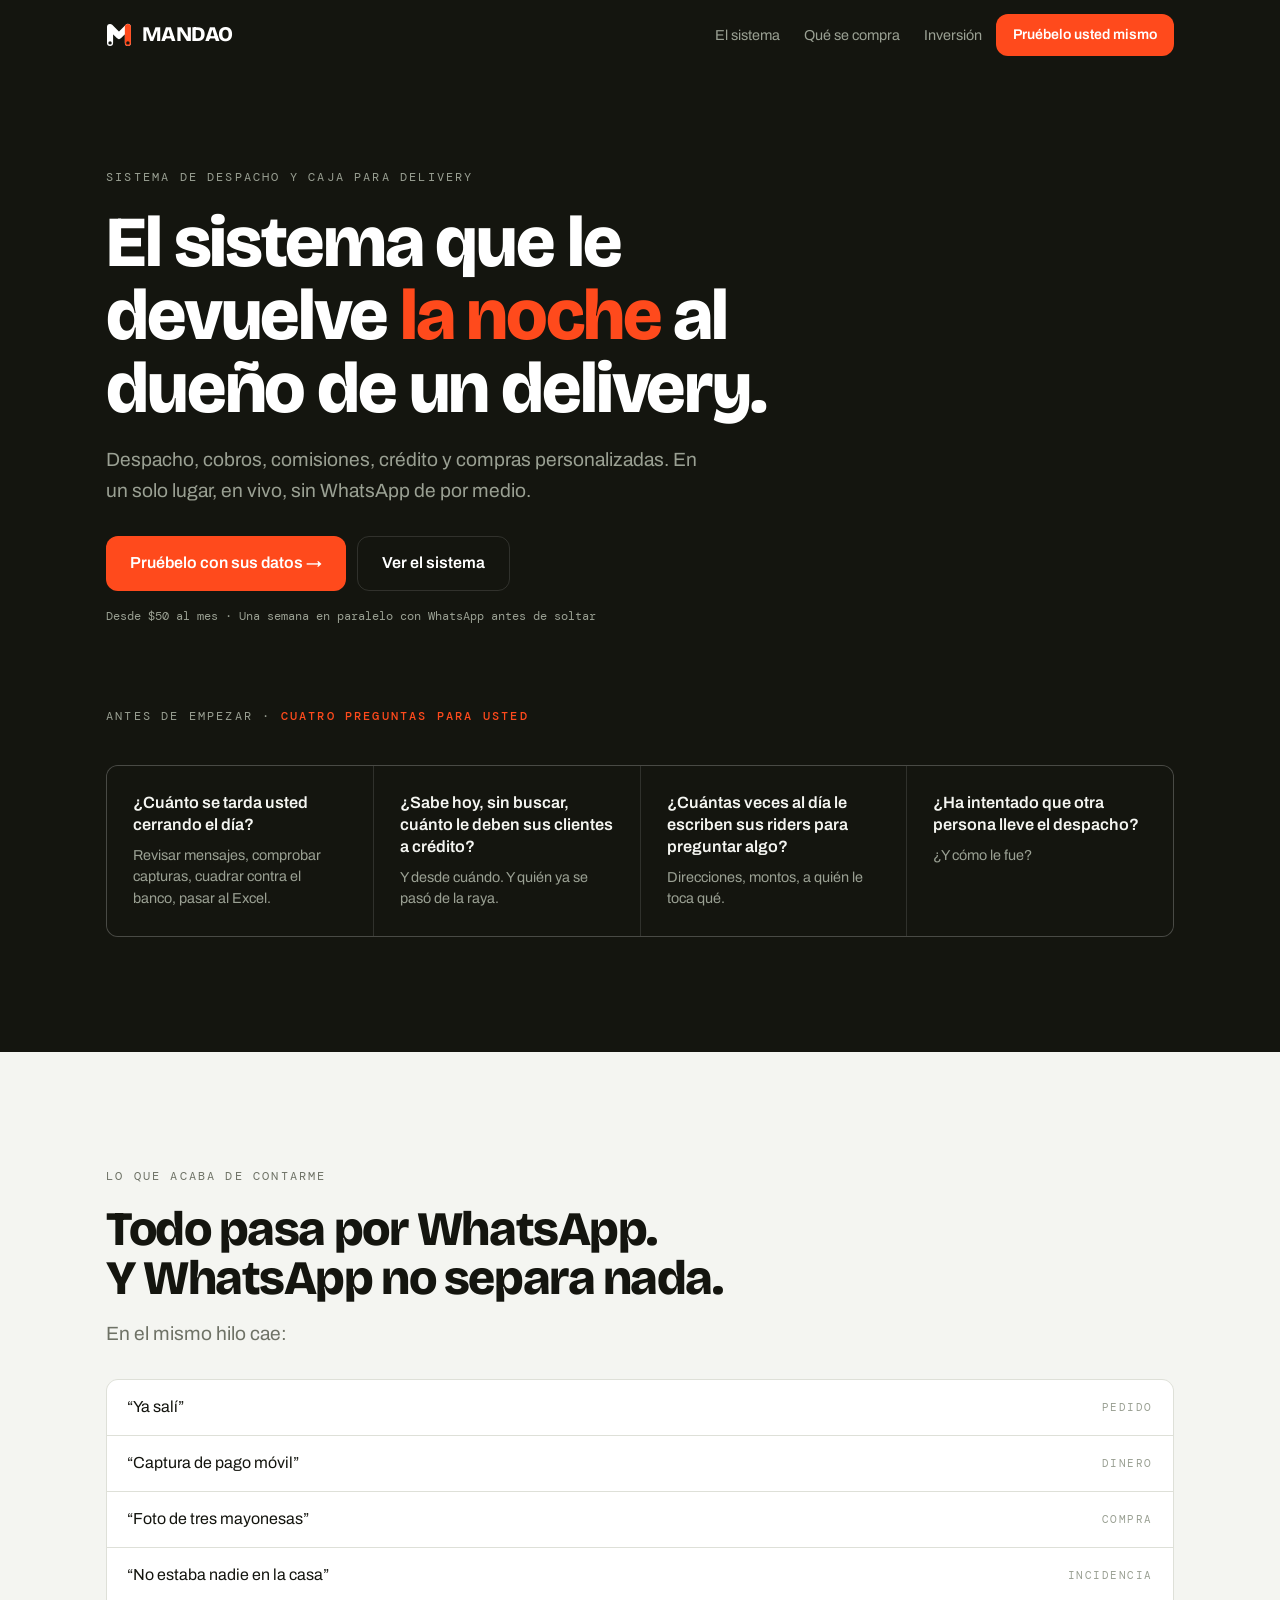
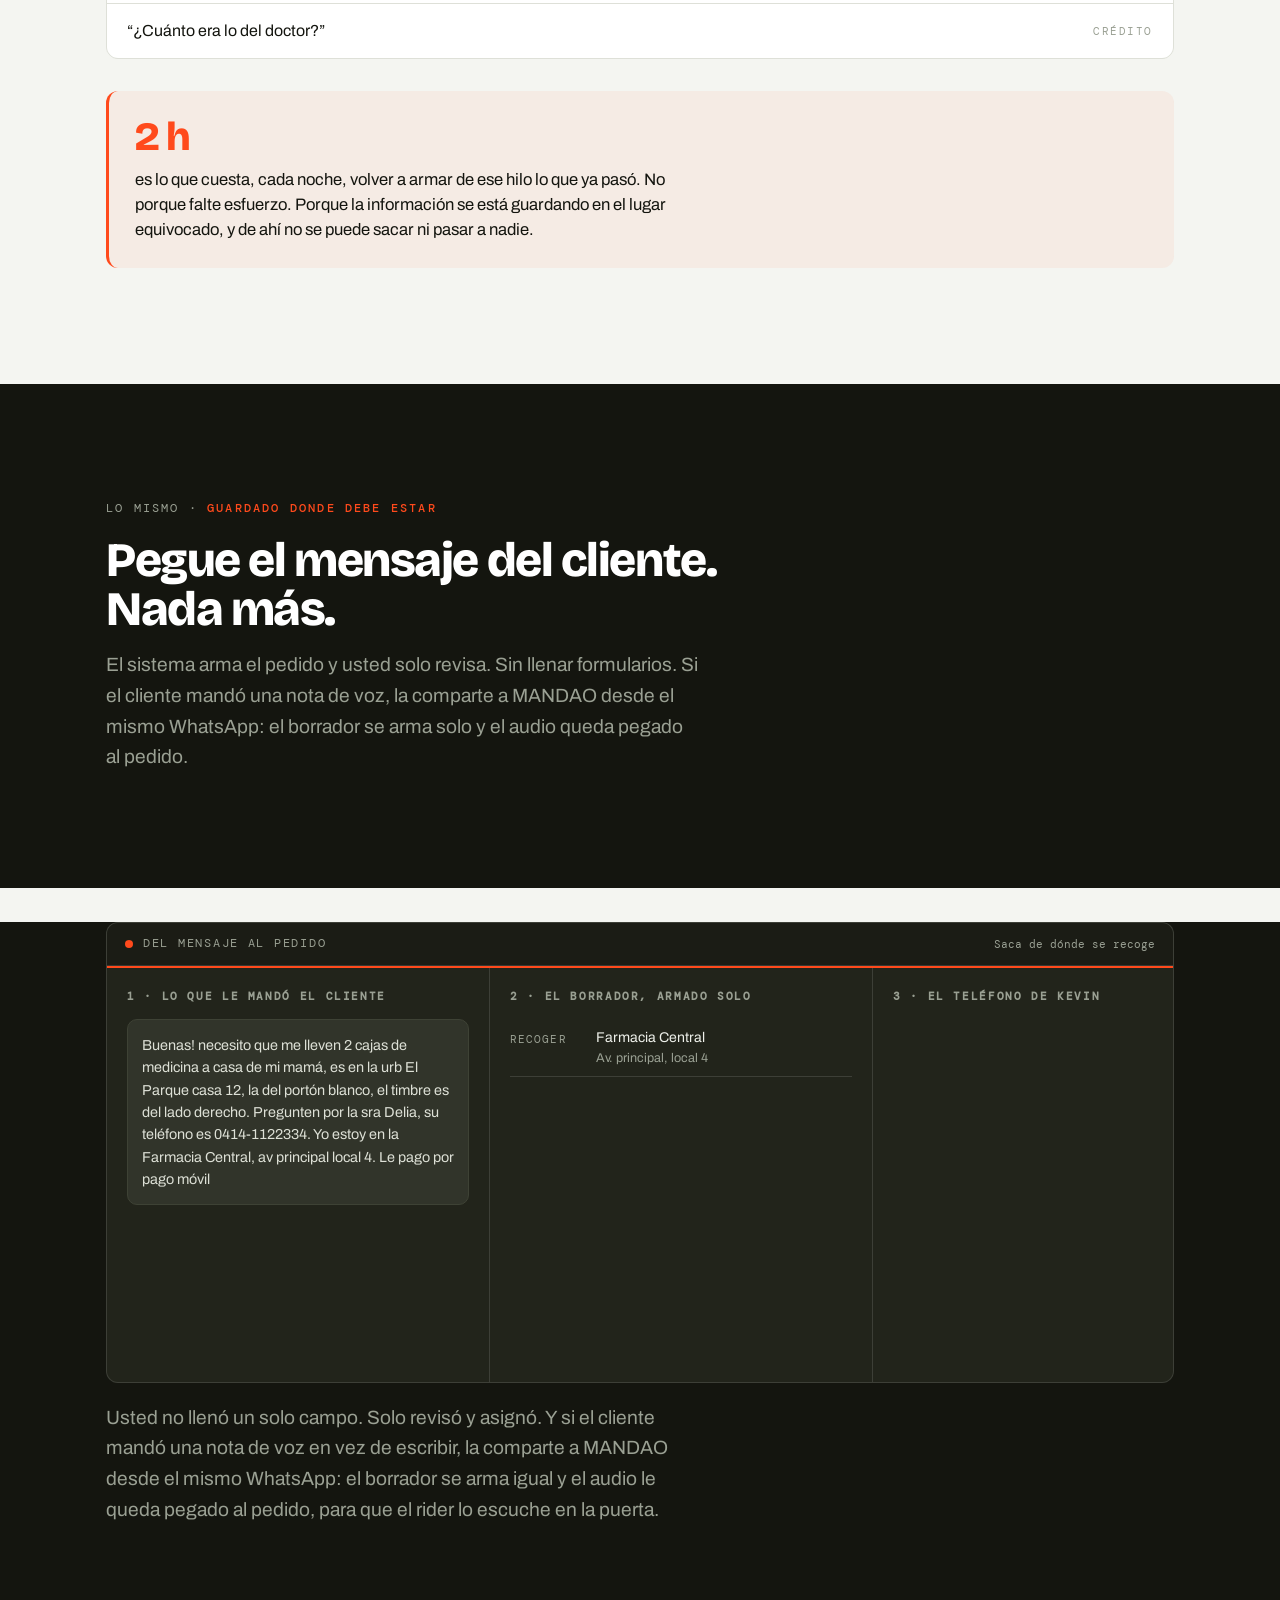
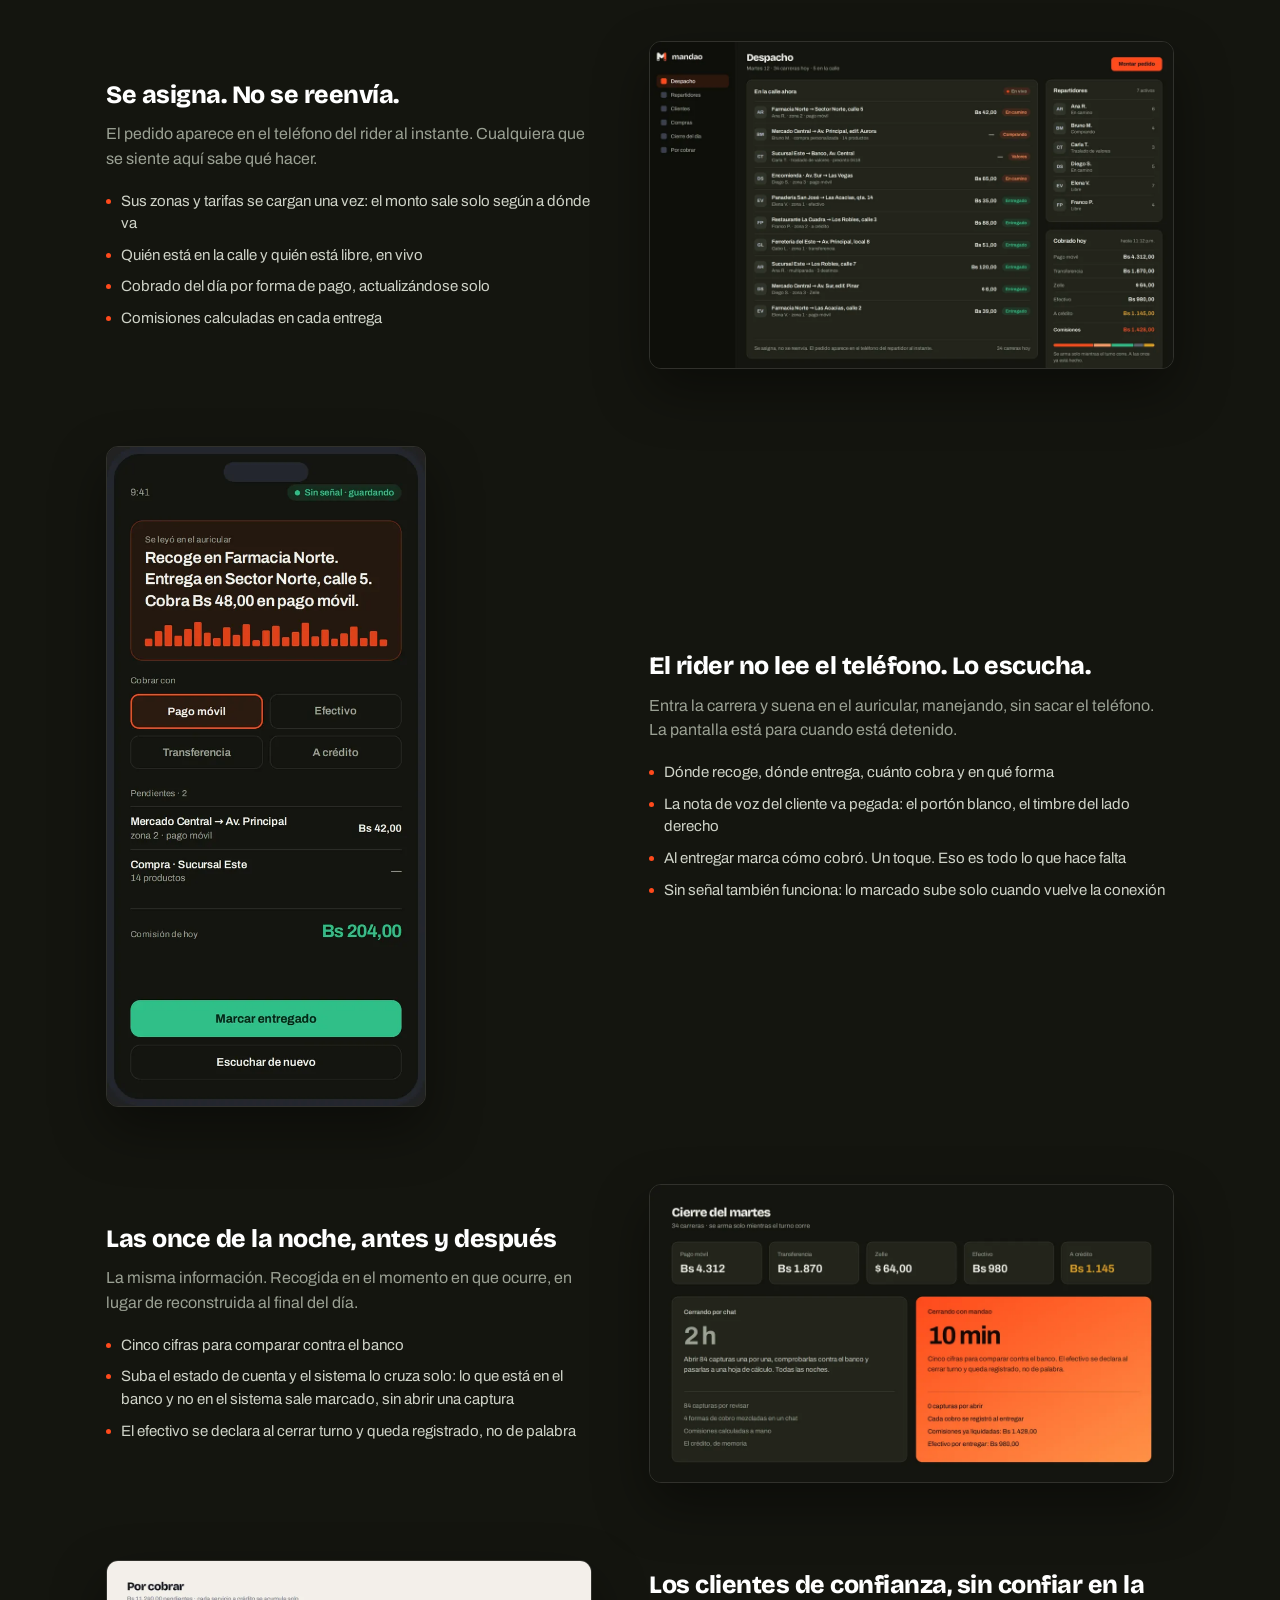
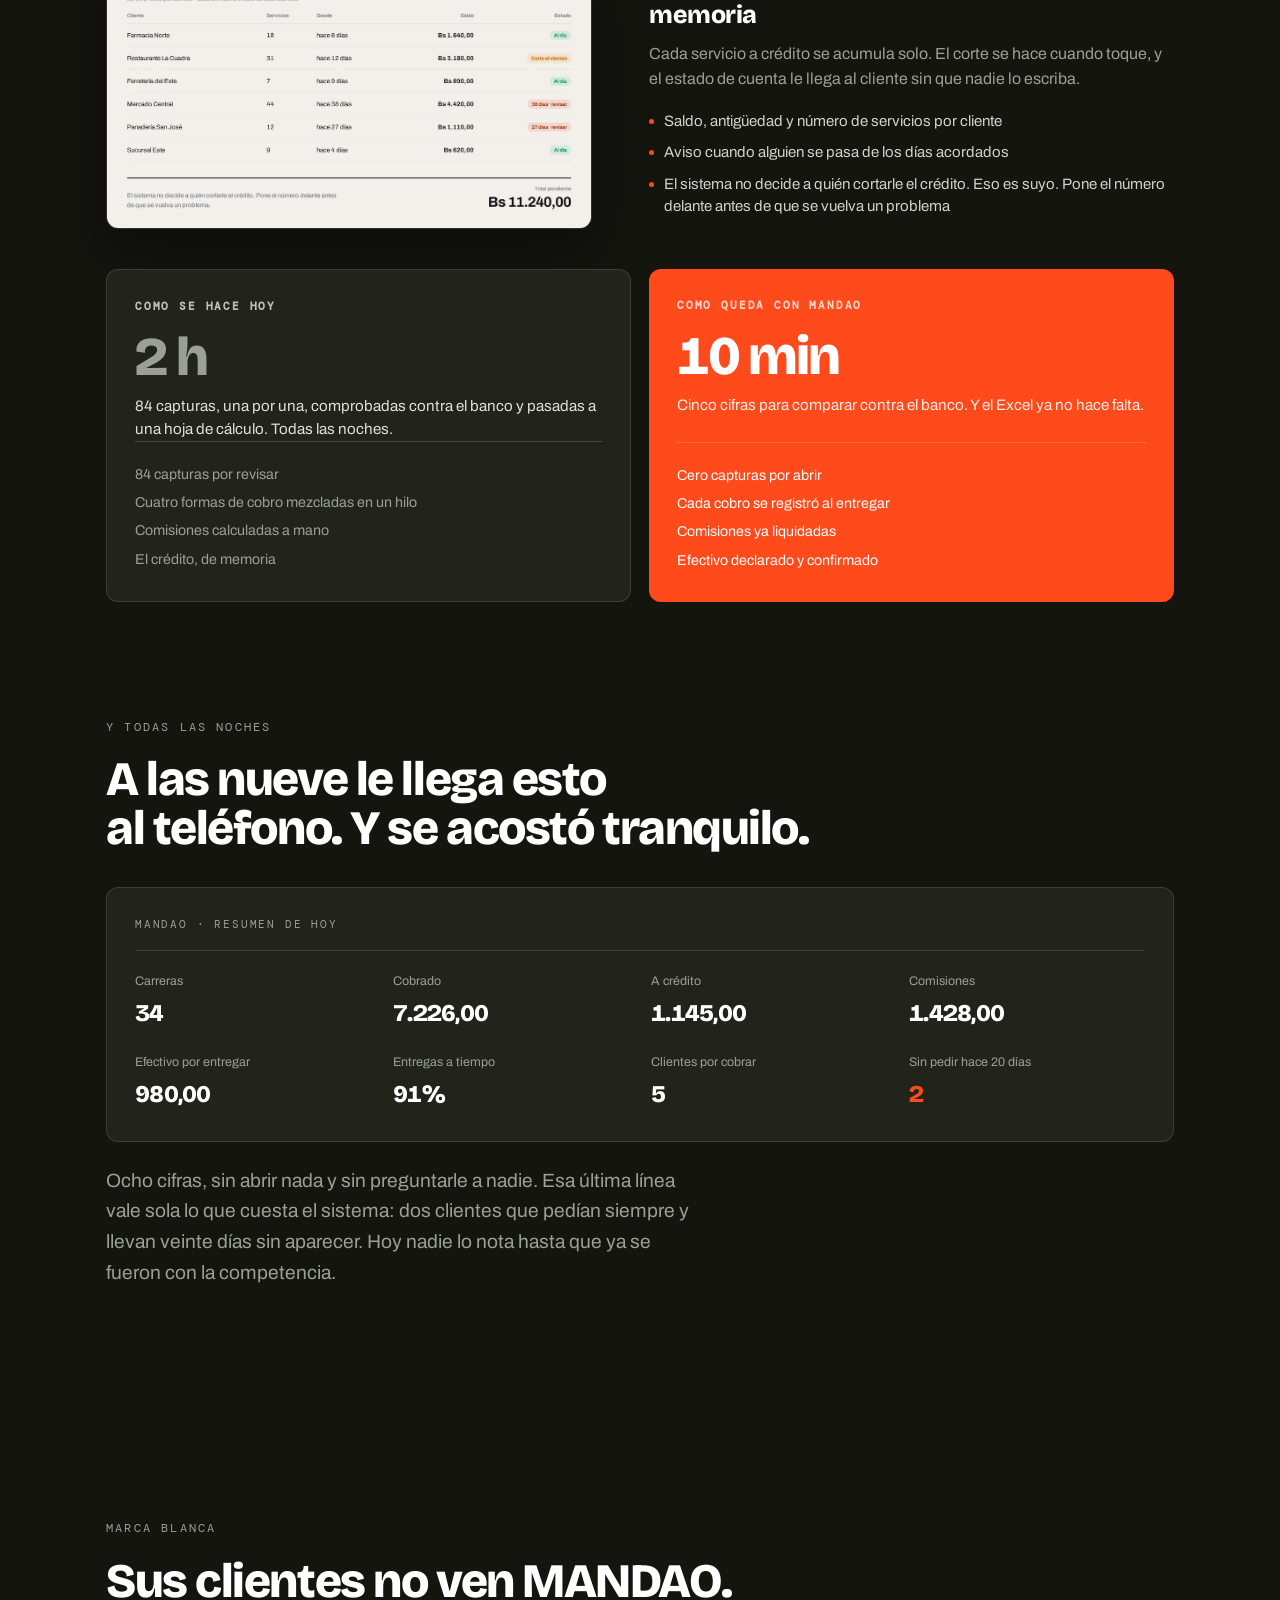
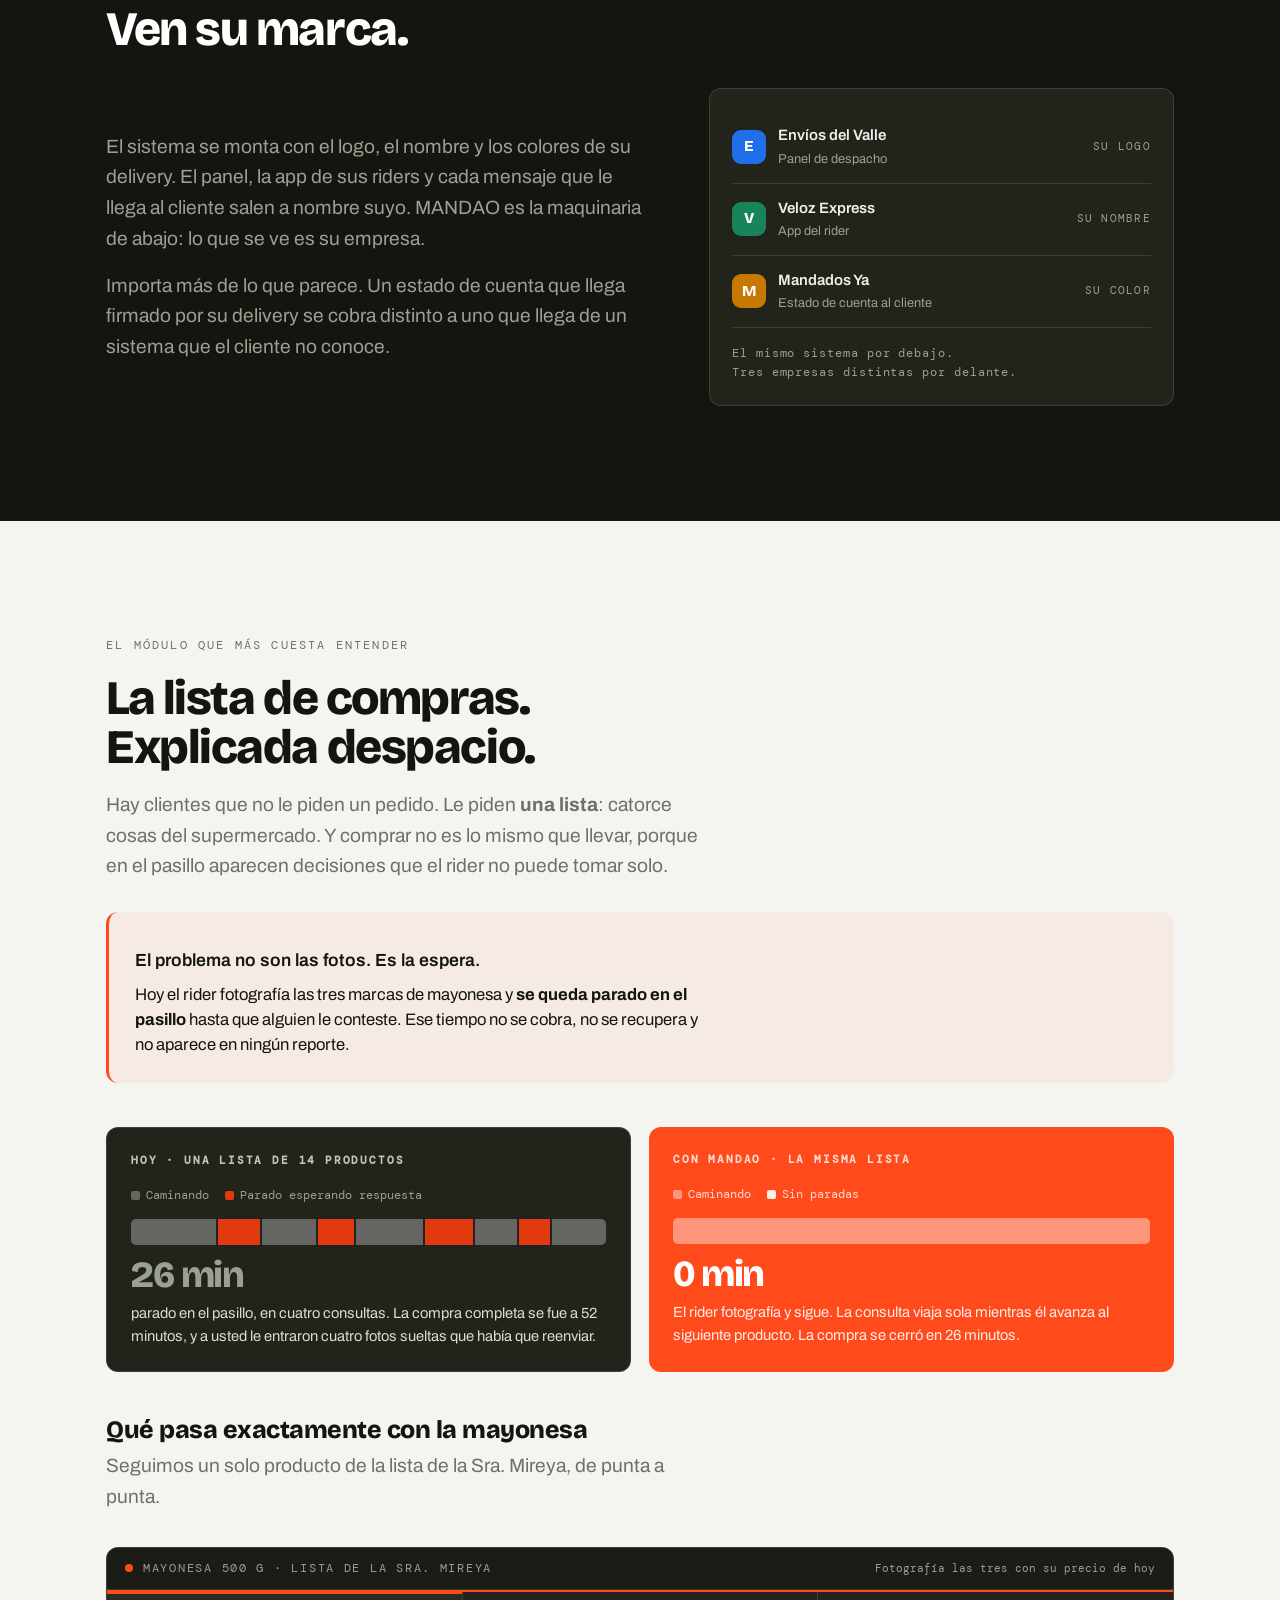
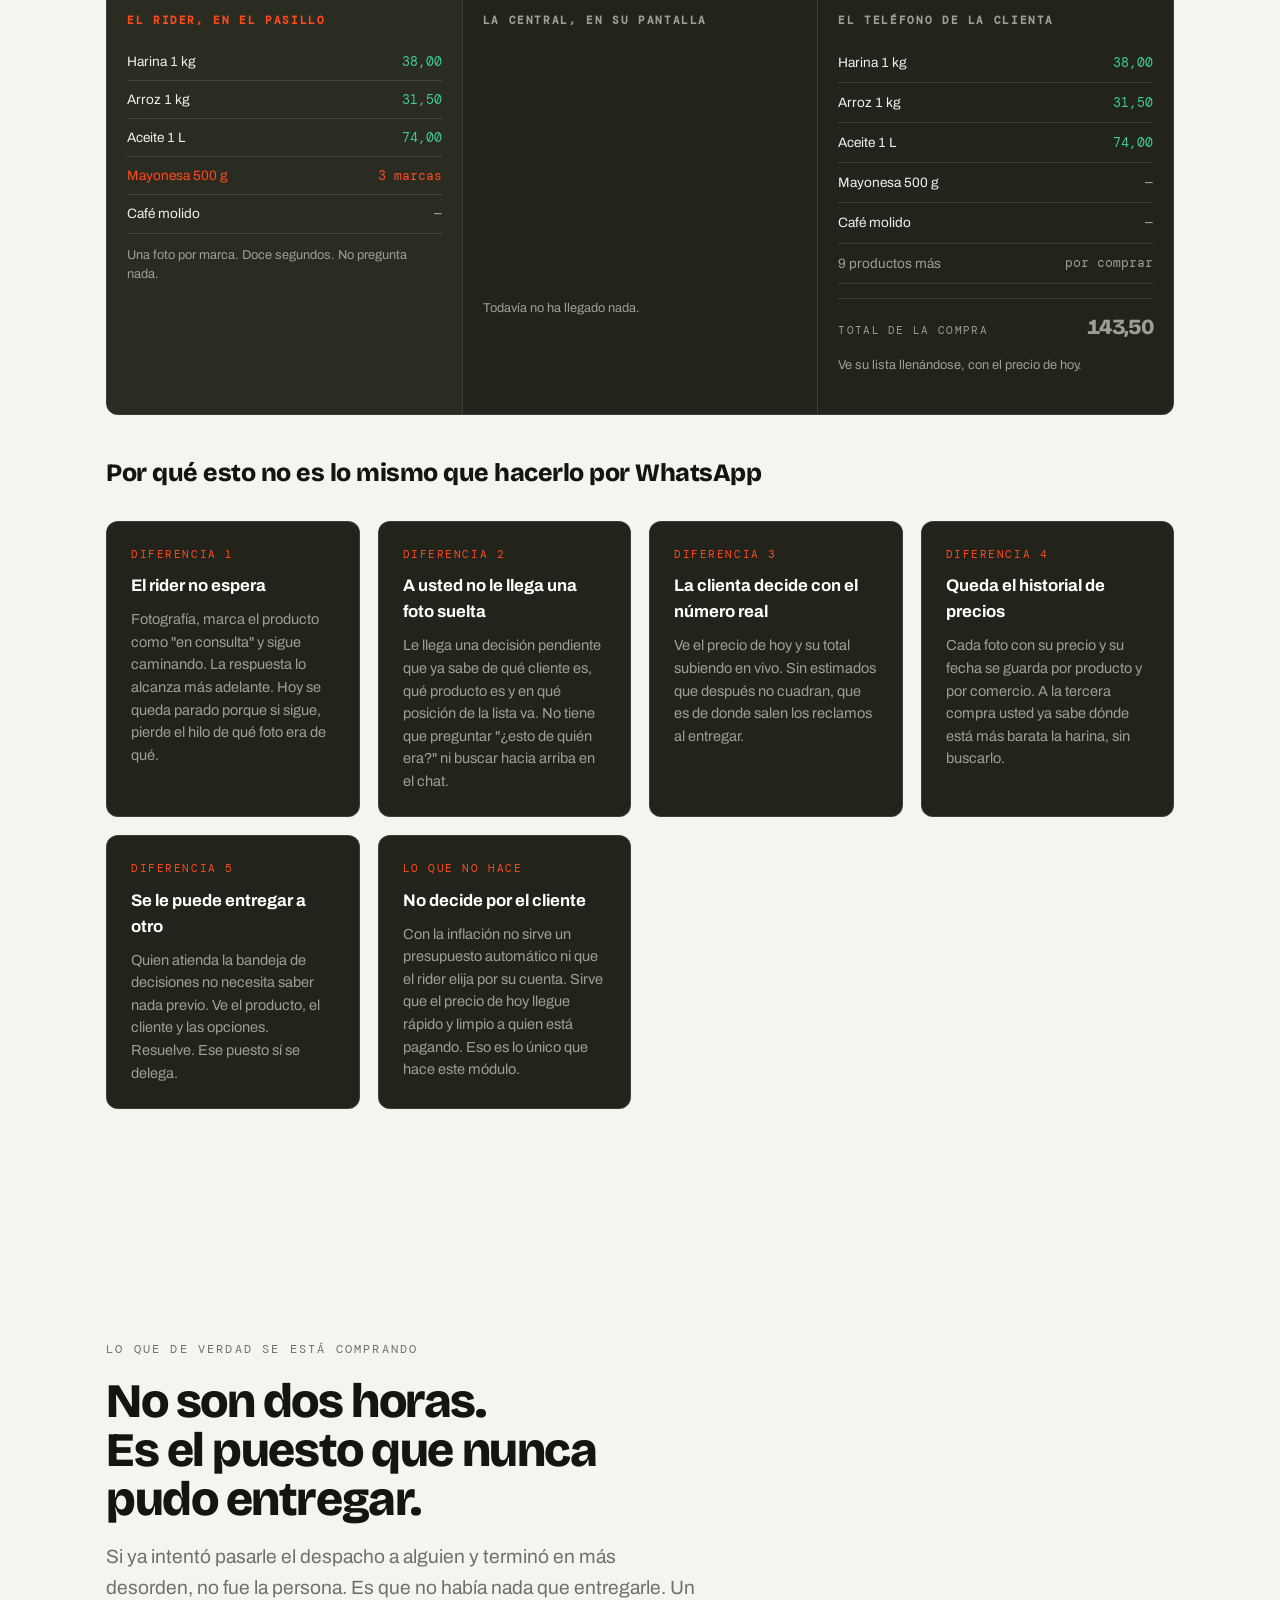
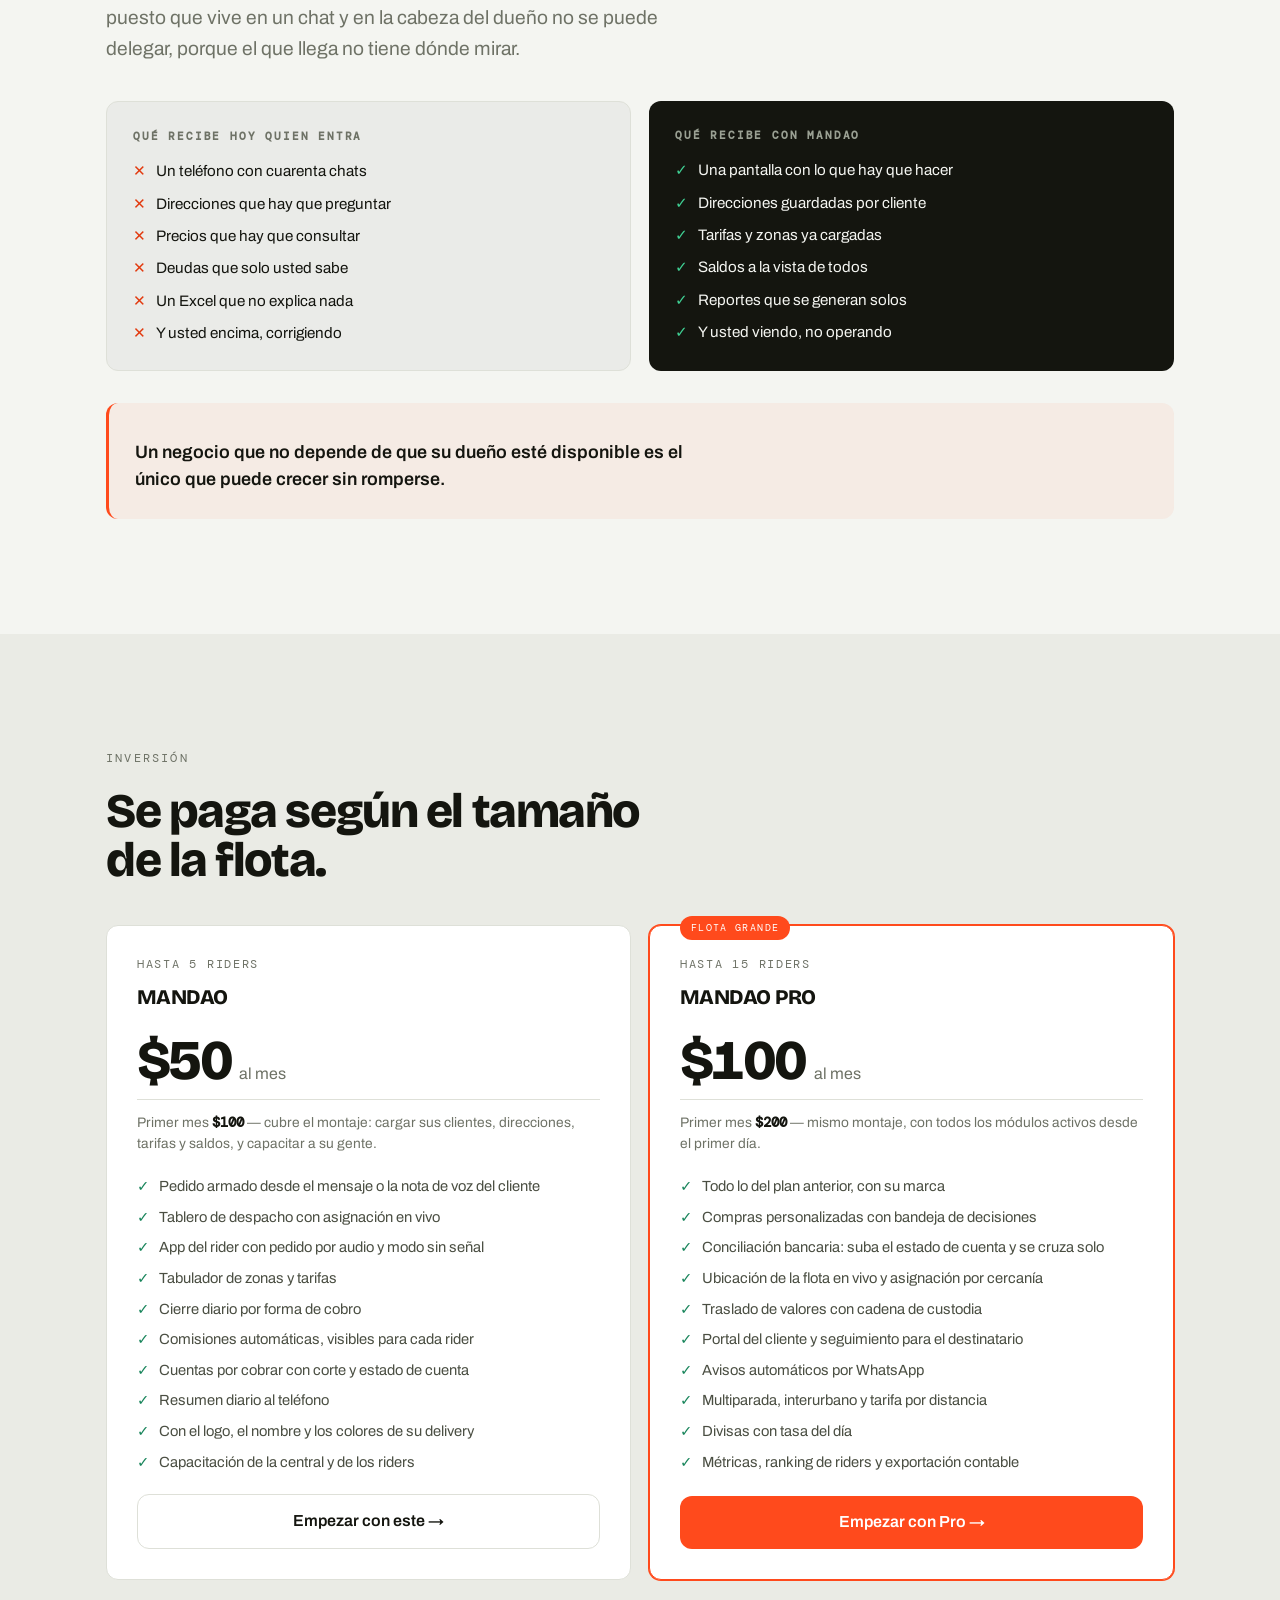
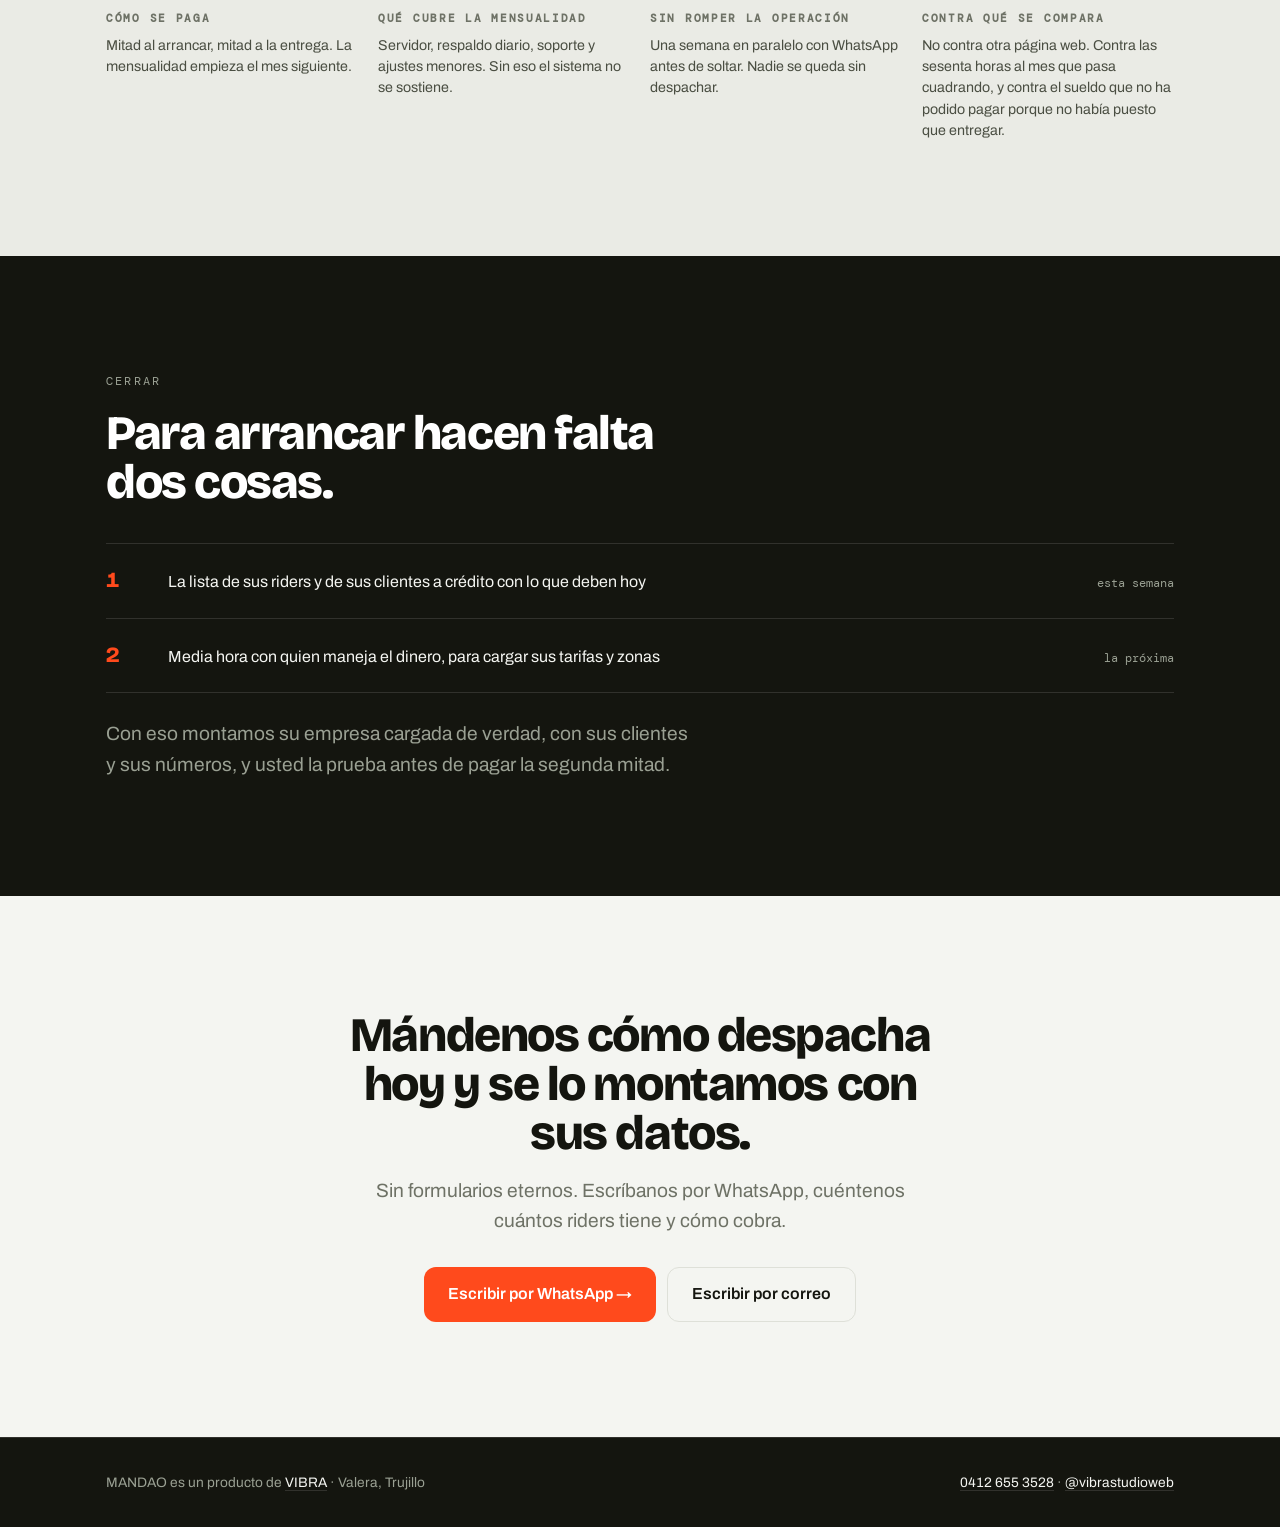
<file: mandao/index.html>
<!DOCTYPE html>
<html lang="es">
<head>
<meta charset="utf-8">
<meta name="viewport" content="width=device-width,initial-scale=1,viewport-fit=cover">
<title>MANDAO — El sistema que le devuelve la noche al dueño de un delivery</title>
<meta name="description" content="Despacho, cobros, comisiones, crédito y compras personalizadas. En un solo lugar, en vivo, sin WhatsApp de por medio. Desde $50 al mes.">
<meta name="theme-color" content="#14150F">
<meta property="og:title" content="MANDAO — El sistema que le devuelve la noche al dueño de un delivery">
<meta property="og:description" content="Pegue el mensaje del cliente y el pedido se arma solo. Despacho, cobros, comisiones y crédito en un solo lugar.">
<meta property="og:type" content="website">
<meta property="og:url" content="https://vibra.ink/mandao">
<link rel="canonical" href="https://vibra.ink/mandao">
<link rel="preconnect" href="https://fonts.googleapis.com">
<link rel="preconnect" href="https://fonts.gstatic.com" crossorigin>
<link href="https://fonts.googleapis.com/css2?family=Archivo:wght@400;500;600;700&family=Bricolage+Grotesque:opsz,wght@12..96,600;12..96,800&family=DM+Mono:wght@400;500&display=swap" rel="stylesheet">
<style>
:root{
  --tinta:#14150F; --tinta2:#22241B; --tinta3:#31342A;
  --papel:#F4F5F1; --blanco:#fff;
  --signal:#FF4A1C; --signal2:#E23A0F;
  --verde:#17845A; --azul:#2563C9; --ambar:#C77800;
  --gris:#6E7266; --gris2:#9AA093; --linea:#DEE0D8;
  --lineaosc:rgba(255,255,255,.12);
  --r:12px; --max:1120px;
}
*{box-sizing:border-box;margin:0;padding:0}
html{scroll-behavior:smooth;overflow-x:clip}
body{font-family:'Archivo',system-ui,-apple-system,sans-serif;
  background:var(--papel);color:var(--tinta);
  font-size:17px;line-height:1.55;-webkit-font-smoothing:antialiased;
  font-variant-numeric:tabular-nums}
img{max-width:100%;height:auto;display:block}
a{color:inherit}
h1,h2,h3{font-family:'Bricolage Grotesque','Archivo',sans-serif;font-weight:800;
  line-height:1.02;letter-spacing:-.03em}
h1{font-size:clamp(34px,5.6vw,72px)}
h2{font-size:clamp(26px,3.8vw,48px)}
h3{font-size:clamp(19px,2vw,25px);letter-spacing:-.02em;line-height:1.18}
.mono{font-family:'DM Mono',ui-monospace,monospace}
.dim{color:var(--gris)}
.wrap{max-width:var(--max);margin:0 auto;padding:0 26px}

section{padding:clamp(60px,9vw,116px) 0;position:relative}
.osc{background:var(--tinta);color:var(--papel)}
.osc h1,.osc h2,.osc h3{color:#fff}
.osc .dim{color:var(--gris2)}

.rot{font-family:'DM Mono',monospace;font-size:.72rem;letter-spacing:.19em;
  text-transform:uppercase;color:var(--gris);margin-bottom:18px;display:block;line-height:1.7}
.osc .rot{color:var(--gris2)}
.rot b{color:var(--signal);font-weight:500}
.lead{font-size:clamp(1.02rem,1.9vw,1.2rem);color:var(--gris);line-height:1.6;max-width:54ch}
.osc .lead{color:var(--gris2)}

header{position:fixed;top:0;left:0;right:0;z-index:100;
  background:rgba(20,21,15,0);border-bottom:1px solid transparent;
  transition:background .3s,border-color .3s,backdrop-filter .3s}
header.on{background:rgba(20,21,15,.94);backdrop-filter:blur(12px);border-bottom-color:var(--lineaosc)}
.bar{max-width:var(--max);margin:0 auto;padding:14px 26px;display:flex;align-items:center;gap:14px}
.lock{display:flex;align-items:center;gap:10px;text-decoration:none;color:#fff}
.lock b{font-family:'Bricolage Grotesque',sans-serif;font-weight:800;
  letter-spacing:-.03em;font-size:1.3rem}
.bar nav{margin-left:auto;display:flex;gap:24px}
.bar nav a{font-size:.9rem;color:var(--gris2);text-decoration:none;transition:color .2s}
.bar nav a:hover{color:#fff}

.btn{display:inline-flex;align-items:center;justify-content:center;gap:8px;
  background:var(--signal);color:#fff;font-weight:600;font-size:1rem;
  padding:14px 24px;border-radius:var(--r);text-decoration:none;border:0;cursor:pointer;
  transition:background .2s,transform .2s}
.btn:hover{background:var(--signal2);transform:translateY(-1px)}
.btn.sm{padding:10px 17px;font-size:.88rem}
.btn.linea{background:transparent;color:var(--tinta);border:1px solid var(--linea)}
.btn.linea:hover{background:transparent;border-color:var(--tinta)}
.osc .btn.linea{color:#fff;border-color:var(--lineaosc)}
.osc .btn.linea:hover{border-color:#fff}
@media(max-width:760px){.bar nav{display:none}.bar{padding:12px 20px}
  .lock b{font-size:1.08rem}.btn.sm{margin-left:auto;padding:9px 13px;font-size:.8rem}}

.hero{padding-top:clamp(108px,15vw,168px);padding-bottom:clamp(52px,7vw,80px);overflow:hidden}
.hero h1{margin:8px 0 20px;max-width:15ch}
.hero h1 em{font-style:normal;color:var(--signal)}
.cta{display:flex;flex-wrap:wrap;gap:11px;margin-top:30px}
.fine{font-family:'DM Mono',monospace;font-size:.78rem;color:var(--gris2);margin-top:16px;line-height:1.6}

.preg{display:grid;grid-template-columns:repeat(auto-fit,minmax(252px,1fr));gap:1px;
  background:var(--lineaosc);border:1px solid var(--lineaosc);border-radius:var(--r);
  overflow:hidden;margin-top:38px}
.preg > div{background:var(--tinta);padding:26px}
.preg p{font-weight:600;font-size:1.02rem;line-height:1.35;margin-bottom:9px}
.preg span{font-size:.9rem;color:var(--gris2);line-height:1.5;display:block}

.hilo{display:flex;flex-direction:column;gap:1px;background:var(--linea);
  border:1px solid var(--linea);border-radius:var(--r);overflow:hidden;margin-top:30px}
.hilo div{background:var(--blanco);padding:15px 20px;display:flex;align-items:center;gap:14px}
.hilo q{font-size:1rem}
.hilo em{margin-left:auto;font-style:normal;font-family:'DM Mono',monospace;
  font-size:.68rem;letter-spacing:.14em;text-transform:uppercase;color:var(--gris2);flex:none}
.golpe{margin-top:32px;padding:26px;border-radius:var(--r);
  border-left:3px solid var(--signal);background:rgba(255,74,28,.06)}
.osc .golpe{background:rgba(255,74,28,.1)}
.golpe .big{font-family:'Bricolage Grotesque',sans-serif;font-weight:800;
  font-size:2.5rem;letter-spacing:-.04em;line-height:1;color:var(--signal)}
.golpe p{margin-top:10px;font-size:1.04rem;line-height:1.5;max-width:58ch}

section > .wrap > .prueba:first-child{margin-top:0}
.prueba{display:grid;grid-template-columns:1fr 1.08fr;gap:clamp(28px,4.5vw,60px);
  align-items:center;margin-top:clamp(46px,6vw,78px)}
.prueba:nth-of-type(even) .txt{order:2}
.prueba .shot{border-radius:var(--r);overflow:hidden;border:1px solid var(--lineaosc);
  box-shadow:0 22px 54px rgba(0,0,0,.42)}
.prueba h3{margin-bottom:12px}
.prueba > .txt > p{color:var(--gris2);font-size:1rem}
.prueba ul{list-style:none;margin-top:18px;display:flex;flex-direction:column;gap:9px}
.prueba li{display:flex;gap:10px;font-size:.94rem;color:#CFD3C8;line-height:1.5}
.prueba li::before{content:'';width:5px;height:5px;border-radius:50%;background:var(--signal);
  flex:none;margin-top:9px}
@media(max-width:880px){.prueba{grid-template-columns:1fr}.prueba:nth-of-type(even) .txt{order:0}}

.vs{display:grid;grid-template-columns:1fr 1fr;gap:18px;margin-top:40px}
.vs > div{border-radius:var(--r);padding:28px;display:flex;flex-direction:column}
.antes{background:var(--tinta2);border:1px solid var(--lineaosc)}
.desp{background:var(--signal);color:#fff}
.vs h4{font-family:'DM Mono',monospace;font-size:.71rem;letter-spacing:.16em;
  text-transform:uppercase;margin-bottom:14px;opacity:.75}
.vs .big{font-family:'Bricolage Grotesque',sans-serif;font-weight:800;
  font-size:clamp(2.3rem,6vw,3.4rem);letter-spacing:-.04em;line-height:1}
.vs p{font-size:.95rem;margin-top:11px;line-height:1.5;opacity:.9}
.vs ul{list-style:none;margin-top:auto;padding-top:18px;
  border-top:1px solid rgba(255,255,255,.16);font-size:.89rem;line-height:2}
@media(max-width:700px){.vs{grid-template-columns:1fr}}

.res{background:var(--tinta2);border:1px solid var(--lineaosc);border-radius:var(--r);
  padding:28px;margin-top:34px}
.res .cab{font-family:'DM Mono',monospace;font-size:.71rem;letter-spacing:.16em;
  text-transform:uppercase;color:var(--gris2);padding-bottom:16px;
  border-bottom:1px solid var(--lineaosc);margin-bottom:22px}
.ocho{display:grid;grid-template-columns:repeat(4,1fr);gap:22px}
.ocho div span{display:block;font-size:.78rem;color:var(--gris2);margin-bottom:5px;line-height:1.35}
.ocho div b{font-family:'Bricolage Grotesque',sans-serif;font-weight:800;
  font-size:1.5rem;letter-spacing:-.03em;color:#fff}
.ocho div.alerta b{color:var(--signal)}
@media(max-width:720px){.ocho{grid-template-columns:1fr 1fr;gap:18px}}

.dos{display:grid;grid-template-columns:1fr 1fr;gap:18px;margin-top:36px}
.dos > div{border-radius:var(--r);padding:26px}
.d-hoy{background:rgba(0,0,0,.04);border:1px solid var(--linea)}
.d-sis{background:var(--tinta);color:var(--papel)}
.dos h4{font-family:'DM Mono',monospace;font-size:.71rem;letter-spacing:.16em;
  text-transform:uppercase;margin-bottom:16px;color:var(--gris)}
.d-sis h4{color:var(--gris2)}
.dos ul{list-style:none;display:flex;flex-direction:column;gap:11px}
.dos li{display:flex;gap:10px;font-size:.95rem;line-height:1.4}
.dos li i{font-style:normal;flex:none;font-weight:700}
.d-hoy li i{color:var(--signal2)}
.d-sis li i{color:#3FCF93}
@media(max-width:700px){.dos{grid-template-columns:1fr}}

.planes{display:grid;grid-template-columns:1fr 1fr;gap:18px;margin-top:40px}
.plan{background:var(--blanco);border:1px solid var(--linea);border-radius:var(--r);
  padding:30px;display:flex;flex-direction:column;position:relative}
.plan.dest{border-color:var(--signal);box-shadow:0 0 0 1px var(--signal)}
.sello{position:absolute;top:-10px;left:30px;background:var(--signal);color:#fff;
  font-family:'DM Mono',monospace;font-size:.65rem;letter-spacing:.13em;text-transform:uppercase;
  padding:4px 11px;border-radius:20px}
.flota{font-family:'DM Mono',monospace;font-size:.72rem;letter-spacing:.15em;
  text-transform:uppercase;color:var(--gris)}
.plan .nom{font-family:'Bricolage Grotesque',sans-serif;font-weight:800;font-size:1.3rem;
  letter-spacing:-.03em;margin:8px 0 20px}
.mens{display:flex;align-items:baseline;gap:8px}
.mens b{font-family:'Bricolage Grotesque',sans-serif;font-weight:800;
  font-size:clamp(2.9rem,7vw,3.5rem);letter-spacing:-.045em;line-height:.95}
.mens span{font-size:1rem;color:var(--gris)}
.entrada{margin-top:12px;padding-top:12px;border-top:1px solid var(--linea);
  font-size:.86rem;color:var(--gris);line-height:1.5}
.entrada b{color:var(--tinta);font-weight:600}
.plan ul{list-style:none;margin:22px 0;display:flex;flex-direction:column;gap:10px;flex:1}
.plan li{display:flex;gap:10px;font-size:.92rem;color:#4A4E42;line-height:1.4}
.plan li::before{content:'✓';color:var(--verde);font-weight:700;flex:none}
@media(max-width:760px){.planes{grid-template-columns:1fr}}

.notas{display:grid;grid-template-columns:repeat(auto-fit,minmax(224px,1fr));gap:20px;margin-top:30px}
.nota h5{font-family:'DM Mono',monospace;font-size:.71rem;letter-spacing:.15em;
  text-transform:uppercase;color:var(--gris);margin-bottom:7px}
.nota p{font-size:.89rem;color:#4A4E42;line-height:1.5}

.pasos{margin-top:36px;border-top:1px solid var(--lineaosc)}
.paso{display:grid;grid-template-columns:44px 1fr auto;gap:18px;align-items:baseline;
  padding:20px 0;border-bottom:1px solid var(--lineaosc)}
.paso .n{font-family:'Bricolage Grotesque',sans-serif;font-weight:800;
  font-size:1.35rem;color:var(--signal)}
.paso p{font-size:1rem}
.paso .c{font-family:'DM Mono',monospace;font-size:.75rem;color:var(--gris2);white-space:nowrap}
@media(max-width:600px){.paso{grid-template-columns:34px 1fr}.paso .c{grid-column:2}}

.final{text-align:center}
.final h2{max-width:20ch;margin:0 auto 18px}
.final .lead{margin:0 auto}
.final .cta{justify-content:center}

footer{background:var(--tinta);color:var(--gris2);border-top:1px solid var(--lineaosc);
  padding:34px 0;font-size:.86rem}
.pie{display:flex;flex-wrap:wrap;gap:16px;align-items:center;justify-content:space-between}
.pie a{color:var(--papel);text-decoration:none;border-bottom:1px solid var(--lineaosc)}
.pie a:hover{color:var(--signal);border-color:var(--signal)}


/* ================= DEMOS AUTOMÁTICAS ================= */
.demo .d1,.demo .d2{transition:opacity .35s}
.demo.rein .d1,.demo.rein .d2{opacity:.25}
.demo{color:#EEF0EA;background:var(--tinta2);border:1px solid var(--lineaosc);border-radius:var(--r);
  overflow:hidden;margin-top:34px}
.demoBar{display:flex;align-items:center;gap:10px;padding:12px 18px;
  border-bottom:1px solid var(--lineaosc);background:rgba(0,0,0,.22)}
.demoBar .pt{width:8px;height:8px;border-radius:50%;background:var(--signal);flex:none;
  animation:lat 1.8s ease-in-out infinite}
@keyframes lat{0%,100%{opacity:1}50%{opacity:.28}}
.demoBar b{font-family:'DM Mono',monospace;font-size:.72rem;letter-spacing:.15em;
  text-transform:uppercase;font-weight:400;color:var(--gris2)}
.demoBar .fase{margin-left:auto;font-family:'DM Mono',monospace;font-size:.7rem;
  color:var(--gris2);text-align:right;max-width:58%;line-height:1.35}
.prog{height:2px;background:rgba(255,255,255,.09)}
.prog i{display:block;height:100%;background:var(--signal);width:0}

/* --- demo 1: del mensaje al pedido --- */
.d1{display:grid;grid-template-columns:1fr 1fr 300px;gap:1px;background:var(--lineaosc)}
.d1 > div{background:var(--tinta2);padding:20px}
.d1 h5,.d2 h5{font-family:'DM Mono',monospace;font-size:.68rem;letter-spacing:.15em;
  text-transform:uppercase;color:var(--gris2);margin-bottom:14px}
.msg{background:var(--tinta3);border:1px solid #3E4235;border-radius:10px;padding:14px;
  font-size:.9rem;line-height:1.55;color:#DDE0D6;position:relative;overflow:hidden;
  opacity:0;transform:translateY(8px);transition:opacity .5s,transform .5s}
.msg.on{opacity:1;transform:none}
.msg::after{content:'';position:absolute;inset:0;background:linear-gradient(90deg,
  transparent,rgba(255,74,28,.22),transparent);transform:translateX(-100%)}
.msg.scan::after{animation:scan 1.1s ease-in-out}
@keyframes scan{to{transform:translateX(100%)}}
.campo{display:flex;gap:12px;padding:9px 0;border-bottom:1px solid var(--lineaosc);
  opacity:0;transform:translateY(6px);transition:opacity .4s,transform .4s}
.campo.on{opacity:1;transform:none}
.campo .k{font-family:'DM Mono',monospace;font-size:.68rem;letter-spacing:.1em;
  text-transform:uppercase;color:var(--gris2);width:74px;flex:none;padding-top:3px}
.campo .v{font-size:.88rem;color:#EEF0EA;line-height:1.4}
.campo .v small{display:block;color:var(--gris2);font-size:.79rem;margin-top:2px}
.campo.auto .v{color:var(--signal)}
.fono{background:var(--tinta);border:1px solid #3E4235;border-radius:20px;padding:16px;
  opacity:0;transform:translateY(14px) scale(.97);transition:opacity .5s,transform .5s}
.fono.on{opacity:1;transform:none}
.fono .hd{font-family:'DM Mono',monospace;font-size:.66rem;letter-spacing:.13em;
  color:var(--gris2);display:flex;justify-content:space-between;margin-bottom:12px}
.fono .lin{padding:9px 0;border-bottom:1px solid var(--lineaosc);font-size:.85rem}
.fono .lin span{display:block;font-family:'DM Mono',monospace;font-size:.66rem;
  letter-spacing:.1em;text-transform:uppercase;color:var(--gris2);margin-bottom:3px}
.fono .mnt{font-family:'Bricolage Grotesque',sans-serif;font-weight:800;font-size:1.6rem;
  color:var(--signal);margin-top:12px;letter-spacing:-.03em}
.fono .aud{display:flex;align-items:center;gap:8px;background:rgba(255,74,28,.1);
  border:1px solid rgba(255,74,28,.32);border-radius:8px;padding:9px;margin-top:12px;
  font-size:.78rem;color:#F0D2C8}
@media(max-width:980px){.d1{grid-template-columns:1fr}}

/* --- demo 2: la lista de compras --- */
.d2{display:grid;grid-template-columns:repeat(3,1fr);gap:1px;background:var(--lineaosc)}
.d2 > div{background:var(--tinta2);padding:20px;position:relative;
  transition:background .4s}
.d2 > div.act{background:#2A2C21}
.d2 > div.act h5{color:var(--signal)}
.rol{position:absolute;top:0;left:0;right:0;height:2px;background:var(--signal);
  transform:scaleX(0);transform-origin:left;transition:transform .4s}
.act .rol{transform:scaleX(1)}
.item{display:flex;justify-content:space-between;align-items:center;gap:10px;
  padding:8px 0;border-bottom:1px solid var(--lineaosc);font-size:.85rem;
  transition:opacity .35s,color .35s}
.item .p{font-family:'DM Mono',monospace;color:var(--gris2);font-size:.8rem;flex:none}
.item.ok .p{color:#3FCF93}
.item.dud{color:var(--signal)}
.item.dud .p{color:var(--signal)}
.item.next{background:rgba(255,74,28,.08);margin:0 -8px;padding:8px;border-radius:6px}
.opt{display:flex;justify-content:space-between;align-items:center;gap:10px;
  border:1px solid var(--lineaosc);border-radius:8px;padding:10px;margin-bottom:7px;
  font-size:.84rem;opacity:0;transform:translateX(-6px);
  transition:opacity .4s,transform .4s,border-color .3s,background .3s}
.opt.on{opacity:1;transform:none}
.opt.sel{border-color:var(--signal);background:rgba(255,74,28,.11)}
.opt .p{font-family:'DM Mono',monospace;color:#EEF0EA}
.opt small{display:block;color:var(--gris2);font-size:.72rem}
.pegado{font-size:.74rem;color:var(--gris2);font-family:'DM Mono',monospace;
  letter-spacing:.06em;margin-bottom:12px;line-height:1.5}
.pegado b{color:var(--signal);font-weight:400}

.li{display:flex;justify-content:space-between;align-items:center;gap:10px;
  padding:9px 0;border-bottom:1px solid var(--lineaosc);font-size:.85rem}
.li .p{font-family:'DM Mono',monospace;font-size:.8rem;color:var(--gris2);flex:none}
.li.ok .p{color:#3FCF93}
.li.vago{color:var(--gris2)}
.li.abre{display:block}
.li.abre .cab{display:flex;justify-content:space-between;align-items:center;gap:10px}
.li.abre.consulta .cab{color:var(--signal)}
.li.abre.consulta .cab .p{color:var(--signal)}
.li.abre.listo .cab .p{color:#3FCF93}
.ops{max-height:0;overflow:hidden;transition:max-height .5s cubic-bezier(.16,1,.3,1),
  margin .4s,opacity .4s;opacity:0}
.ops.on{max-height:320px;opacity:1;margin-top:10px}
.tot .sum{display:flex;align-items:baseline;gap:9px}
.tot .sum i{font-style:normal;font-family:'DM Mono',monospace;font-size:.78rem;
  color:#3FCF93;opacity:0;transform:translateY(4px);transition:opacity .3s,transform .3s}
.tot .sum i.on{opacity:1;transform:none}
.tot{display:flex;justify-content:space-between;align-items:baseline;
  margin-top:14px;padding-top:12px;border-top:1px solid var(--lineaosc)}
.tot span{font-family:'DM Mono',monospace;font-size:.68rem;letter-spacing:.12em;
  text-transform:uppercase;color:var(--gris2)}
.tot b{font-family:'Bricolage Grotesque',sans-serif;font-weight:800;font-size:1.35rem;
  letter-spacing:-.03em;transition:color .3s}
.tot b.sube{color:var(--signal)}
.espera{margin-top:12px;font-size:.8rem;color:var(--gris2);line-height:1.5;min-height:3em}
@media(max-width:900px){.d2{grid-template-columns:1fr}}


/* --- marca blanca --- */
.mb{display:grid;grid-template-columns:1fr .85fr;gap:clamp(28px,4.5vw,56px);align-items:center;
  margin-top:34px}
.mbCaja{background:var(--tinta2);border:1px solid var(--lineaosc);border-radius:var(--r);
  padding:22px;overflow:hidden}
.mbFila{display:flex;align-items:center;gap:12px;padding:13px 0;
  border-bottom:1px solid var(--lineaosc)}
.mbFila:last-child{border:0}
.mbFila .cua{width:34px;height:34px;border-radius:9px;flex:none;display:grid;place-items:center;
  font-family:'Bricolage Grotesque',sans-serif;font-weight:800;font-size:.95rem;color:#fff}
.mbFila .tx b{display:block;font-size:.94rem;font-weight:600;color:#EEF0EA}
.mbFila .tx span{display:block;font-size:.8rem;color:var(--gris2);margin-top:2px}
.mbFila .et{margin-left:auto;font-family:'DM Mono',monospace;font-size:.66rem;
  letter-spacing:.12em;text-transform:uppercase;color:var(--gris2);flex:none}
.mbNota{margin-top:16px;font-family:'DM Mono',monospace;font-size:.72rem;
  letter-spacing:.08em;color:var(--gris2);line-height:1.7}
@media(max-width:820px){.mb{grid-template-columns:1fr}}

/* --- reloj del rider --- */
.reloj{display:grid;grid-template-columns:1fr 1fr;gap:18px;margin-top:34px}
.reloj > div{border-radius:var(--r);padding:24px}
.r-hoy{background:var(--tinta2);border:1px solid var(--lineaosc);color:#EEF0EA}
.r-sis{background:var(--signal);color:#fff}
.reloj h4{font-family:'DM Mono',monospace;font-size:.71rem;letter-spacing:.16em;
  text-transform:uppercase;margin-bottom:16px;opacity:.78}
.barra{display:flex;height:26px;border-radius:5px;overflow:hidden;gap:2px;margin-bottom:12px}
.barra i{display:block}
.barra .cam{background:rgba(255,255,255,.3)}
.barra .par{background:var(--signal2)}
.r-sis .barra .cam{background:rgba(255,255,255,.42)}
.reloj .cifra.dim{color:var(--gris2)}
.reloj .cifra{font-family:'Bricolage Grotesque',sans-serif;font-weight:800;
  font-size:2.3rem;letter-spacing:-.04em;line-height:1}
.reloj p{font-size:.92rem;margin-top:9px;line-height:1.5;opacity:.9}
.leyB{display:flex;gap:16px;font-size:.76rem;font-family:'DM Mono',monospace;
  color:var(--gris2);margin-bottom:14px}
.r-sis .leyB{color:rgba(255,255,255,.8)}
.leyB span{display:flex;align-items:center;gap:6px}
.leyB i{width:9px;height:9px;border-radius:2px;display:block}
@media(max-width:700px){.reloj{grid-template-columns:1fr}}

/* --- quién ve qué --- */
.tres{display:grid;grid-template-columns:repeat(auto-fit,minmax(240px,1fr));gap:18px;margin-top:32px}
.tres > div{background:var(--tinta2);border:1px solid var(--lineaosc);
  border-radius:var(--r);padding:24px}
.tres .q{font-family:'DM Mono',monospace;font-size:.7rem;letter-spacing:.14em;
  text-transform:uppercase;color:var(--signal);margin-bottom:10px}
.tres h4{font-size:1.05rem;font-weight:700;margin-bottom:9px;color:#fff}
.tres p{font-size:.91rem;color:var(--gris2);line-height:1.55}

.rv{opacity:0;transform:translateY(18px);
  transition:opacity .7s cubic-bezier(.16,1,.3,1),transform .7s cubic-bezier(.16,1,.3,1)}
.rv.in{opacity:1;transform:none}
@media(prefers-reduced-motion:reduce){*{animation:none!important;transition:none!important}
  .rv{opacity:1;transform:none}html{scroll-behavior:auto}}
</style>
</head>
<body>

<header id="hd">
  <div class="bar">
    <a href="#top" class="lock" aria-label="MANDAO">
      <svg width="26" height="28" viewBox="0 0 89 96" fill="none" aria-hidden="true">
        <path d="M13.8 75 L13.8 20.6 L44.4 51.1 L75 20.6 L75 75" stroke="#fff" stroke-width="20.9" stroke-linecap="round" stroke-linejoin="round"/>
        <path d="M75 20.6 L75 75" stroke="#FF4A1C" stroke-width="20.9" stroke-linecap="round"/>
        <circle cx="13.8" cy="75" r="5.9" fill="#14150F"/><circle cx="75" cy="75" r="5.9" fill="#14150F"/>
      </svg>
      <b>MANDAO</b>
    </a>
    <nav>
      <a href="#sistema">El sistema</a>
      <a href="#delegar">Qué se compra</a>
      <a href="#precios">Inversión</a>
    </nav>
    <a class="btn sm" href="https://wa.me/584126553528?text=Hola,%20quiero%20ver%20MANDAO%20para%20mi%20delivery" target="_blank" rel="noopener">Pruébelo usted mismo</a>
  </div>
</header>

<main id="top">

<section class="hero osc">
  <div class="wrap">
    <span class="rot">Sistema de despacho y caja para delivery</span>
    <h1>El sistema que le devuelve <em>la noche</em> al dueño de un delivery.</h1>
    <p class="lead">Despacho, cobros, comisiones, crédito y compras personalizadas.
      En un solo lugar, en vivo, sin WhatsApp de por medio.</p>
    <div class="cta">
      <a class="btn" href="https://wa.me/584126553528?text=Hola,%20quiero%20ver%20MANDAO%20con%20los%20datos%20de%20mi%20delivery" target="_blank" rel="noopener">Pruébelo con sus datos →</a>
      <a class="btn linea" href="#sistema">Ver el sistema</a>
    </div>
    <p class="fine">Desde $50 al mes · Una semana en paralelo con WhatsApp antes de soltar</p>
  </div>
</section>

<section class="osc" style="padding-top:0">
  <div class="wrap rv">
    <span class="rot">Antes de empezar · <b>cuatro preguntas para usted</b></span>
    <div class="preg">
      <div><p>¿Cuánto se tarda usted cerrando el día?</p>
        <span>Revisar mensajes, comprobar capturas, cuadrar contra el banco, pasar al Excel.</span></div>
      <div><p>¿Sabe hoy, sin buscar, cuánto le deben sus clientes a crédito?</p>
        <span>Y desde cuándo. Y quién ya se pasó de la raya.</span></div>
      <div><p>¿Cuántas veces al día le escriben sus riders para preguntar algo?</p>
        <span>Direcciones, montos, a quién le toca qué.</span></div>
      <div><p>¿Ha intentado que otra persona lleve el despacho?</p>
        <span>¿Y cómo le fue?</span></div>
    </div>
  </div>
</section>

<section>
  <div class="wrap rv">
    <span class="rot">Lo que acaba de contarme</span>
    <h2>Todo pasa por WhatsApp.<br>Y WhatsApp no separa nada.</h2>
    <p class="lead" style="margin-top:16px">En el mismo hilo cae:</p>
    <div class="hilo">
      <div><q>Ya salí</q><em>pedido</em></div>
      <div><q>Captura de pago móvil</q><em>dinero</em></div>
      <div><q>Foto de tres mayonesas</q><em>compra</em></div>
      <div><q>No estaba nadie en la casa</q><em>incidencia</em></div>
      <div><q>¿Cuánto era lo del doctor?</q><em>crédito</em></div>
    </div>
    <div class="golpe">
      <div class="big mono">2 h</div>
      <p>es lo que cuesta, cada noche, volver a armar de ese hilo lo que ya pasó.
        No porque falte esfuerzo. Porque la información se está guardando en el lugar equivocado,
        y de ahí no se puede sacar ni pasar a nadie.</p>
    </div>
  </div>
</section>

<section class="osc" id="sistema">
  <div class="wrap">
    <div class="rv">
      <span class="rot">Lo mismo · <b>guardado donde debe estar</b></span>
      <h2>Pegue el mensaje del cliente.<br>Nada más.</h2>
      <p class="lead" style="margin-top:16px">El sistema arma el pedido y usted solo revisa. Sin llenar
        formularios. Si el cliente mandó una nota de voz, la comparte a MANDAO desde el mismo WhatsApp:
        el borrador se arma solo y el audio queda pegado al pedido.</p>
    </div>

    </div>
</section>

<section class="osc" style="padding-top:0" id="demo-pedido">
  <div class="wrap rv">
    <div class="demo">
      <div class="demoBar">
        <span class="pt"></span><b>Del mensaje al pedido</b>
        <span class="fase" id="f1">Esperando el mensaje del cliente</span>
      </div>
      <div class="prog"><i id="p1"></i></div>
      <div class="d1">
        <div>
          <h5>1 · Lo que le mandó el cliente</h5>
          <div class="msg" id="d1msg">Buenas! necesito que me lleven 2 cajas de medicina a casa de mi mamá, es en la urb El Parque casa 12, la del portón blanco, el timbre es del lado derecho. Pregunten por la sra Delia, su teléfono es 0414-1122334. Yo estoy en la Farmacia Central, av principal local 4. Le pago por pago móvil</div>
        </div>
        <div>
          <h5>2 · El borrador, armado solo</h5>
          <div class="campo" data-i="0"><span class="k">Recoger</span><span class="v">Farmacia Central<small>Av. principal, local 4</small></span></div>
          <div class="campo" data-i="1"><span class="k">Entregar</span><span class="v">Urb. El Parque, casa 12<small>Portón blanco · timbre del lado derecho</small></span></div>
          <div class="campo" data-i="2"><span class="k">Contacto</span><span class="v">Sra. Delia<small>0414-1122334</small></span></div>
          <div class="campo auto" data-i="3"><span class="k">Tarifa</span><span class="v">Zona 2 · La Beatriz — 48,00<small>Salió sola del tabulador</small></span></div>
          <div class="campo" data-i="4"><span class="k">Cobro</span><span class="v">Pago móvil</span></div>
          <div class="campo" data-i="5"><span class="k">Asignar</span><span class="v">Kevin</span></div>
        </div>
        <div>
          <h5>3 · El teléfono de Kevin</h5>
          <div class="fono" id="d1fono">
            <div class="hd"><span>CARRERA ACTUAL</span><span>11:12</span></div>
            <div class="lin"><span>Recoger</span>Farmacia Central, local 4</div>
            <div class="lin"><span>Entregar</span>Urb. El Parque, casa 12</div>
            <div class="lin" style="border:0"><span>Cobrar en</span>Pago móvil</div>
            <div class="mnt">48,00</div>
            <div class="aud">▶ 0:11 · nota de voz de la clienta</div>
          </div>
        </div>
      </div>
    </div>
    <p class="lead" style="margin-top:20px">Usted no llenó un solo campo. Solo revisó y asignó.
      Y si el cliente mandó una nota de voz en vez de escribir, la comparte a MANDAO desde el mismo
      WhatsApp: el borrador se arma igual y el audio le queda pegado al pedido, para que el rider
      lo escuche en la puerta.</p>
  </div>
</section>

<section class="osc" style="padding-top:0">
  <div class="wrap">
<div class="prueba rv">
      <div class="txt">
        <h3>Se asigna. No se reenvía.</h3>
        <p>El pedido aparece en el teléfono del rider al instante. Cualquiera que se siente aquí sabe
          qué hacer.</p>
        <ul>
          <li>Sus zonas y tarifas se cargan una vez: el monto sale solo según a dónde va</li>
          <li>Quién está en la calle y quién está libre, en vivo</li>
          <li>Cobrado del día por forma de pago, actualizándose solo</li>
          <li>Comisiones calculadas en cada entrega</li>
        </ul>
      </div>
      <div class="shot"><img src="[data-uri]" alt="Tablero de despacho de MANDAO" width="1100" height="688" loading="lazy" decoding="async"></div>
    </div>

    <div class="prueba rv">
      <div class="txt">
        <h3>El rider no lee el teléfono. Lo escucha.</h3>
        <p>Entra la carrera y suena en el auricular, manejando, sin sacar el teléfono. La pantalla está
          para cuando está detenido.</p>
        <ul>
          <li>Dónde recoge, dónde entrega, cuánto cobra y en qué forma</li>
          <li>La nota de voz del cliente va pegada: el portón blanco, el timbre del lado derecho</li>
          <li>Al entregar marca cómo cobró. Un toque. Eso es todo lo que hace falta</li>
          <li>Sin señal también funciona: lo marcado sube solo cuando vuelve la conexión</li>
        </ul>
      </div>
      <div class="shot" style="max-width:320px"><img src="[data-uri]" alt="App del rider de MANDAO" width="560" height="1160" loading="lazy" decoding="async"></div>
    </div>

    <div class="prueba rv">
      <div class="txt">
        <h3>Las once de la noche, antes y después</h3>
        <p>La misma información. Recogida en el momento en que ocurre, en lugar de reconstruida al
          final del día.</p>
        <ul>
          <li>Cinco cifras para comparar contra el banco</li>
          <li>Suba el estado de cuenta y el sistema lo cruza solo: lo que está en el banco y no en el
            sistema sale marcado, sin abrir una captura</li>
          <li>El efectivo se declara al cerrar turno y queda registrado, no de palabra</li>
        </ul>
      </div>
      <div class="shot"><img src="[data-uri]" alt="Cierre del día de MANDAO" width="1100" height="626" loading="lazy" decoding="async"></div>
    </div>

    <div class="prueba rv">
      <div class="txt">
        <h3>Los clientes de confianza, sin confiar en la memoria</h3>
        <p>Cada servicio a crédito se acumula solo. El corte se hace cuando toque, y el estado de cuenta
          le llega al cliente sin que nadie lo escriba.</p>
        <ul>
          <li>Saldo, antigüedad y número de servicios por cliente</li>
          <li>Aviso cuando alguien se pasa de los días acordados</li>
          <li>El sistema no decide a quién cortarle el crédito. Eso es suyo. Pone el número delante
            antes de que se vuelva un problema</li>
        </ul>
      </div>
      <div class="shot"><img src="[data-uri]" alt="Cuentas por cobrar de MANDAO" width="1100" height="607" loading="lazy" decoding="async"></div>
    </div>

    <div class="vs rv">
      <div class="antes">
        <h4>Como se hace hoy</h4>
        <div class="big mono dim">2 h</div>
        <p>84 capturas, una por una, comprobadas contra el banco y pasadas a una hoja de cálculo.
          Todas las noches.</p>
        <ul class="dim">
          <li>84 capturas por revisar</li>
          <li>Cuatro formas de cobro mezcladas en un hilo</li>
          <li>Comisiones calculadas a mano</li>
          <li>El crédito, de memoria</li>
        </ul>
      </div>
      <div class="desp">
        <h4>Como queda con MANDAO</h4>
        <div class="big mono">10 min</div>
        <p>Cinco cifras para comparar contra el banco. Y el Excel ya no hace falta.</p>
        <ul>
          <li>Cero capturas por abrir</li>
          <li>Cada cobro se registró al entregar</li>
          <li>Comisiones ya liquidadas</li>
          <li>Efectivo declarado y confirmado</li>
        </ul>
      </div>
    </div>
  </div>
</section>

<section class="osc" style="padding-top:0">
  <div class="wrap rv">
    <span class="rot">Y todas las noches</span>
    <h2>A las nueve le llega esto<br>al teléfono. Y se acostó tranquilo.</h2>
    <div class="res">
      <div class="cab">MANDAO · Resumen de hoy</div>
      <div class="ocho">
        <div><span>Carreras</span><b class="mono">34</b></div>
        <div><span>Cobrado</span><b class="mono">7.226,00</b></div>
        <div><span>A crédito</span><b class="mono">1.145,00</b></div>
        <div><span>Comisiones</span><b class="mono">1.428,00</b></div>
        <div><span>Efectivo por entregar</span><b class="mono">980,00</b></div>
        <div><span>Entregas a tiempo</span><b class="mono">91%</b></div>
        <div><span>Clientes por cobrar</span><b class="mono">5</b></div>
        <div class="alerta"><span>Sin pedir hace 20 días</span><b class="mono">2</b></div>
      </div>
    </div>
    <p class="lead" style="margin-top:24px">Ocho cifras, sin abrir nada y sin preguntarle a nadie.
      Esa última línea vale sola lo que cuesta el sistema: dos clientes que pedían siempre y llevan
      veinte días sin aparecer. Hoy nadie lo nota hasta que ya se fueron con la competencia.</p>
  </div>
</section>



<section class="osc" id="marca">
  <div class="wrap rv">
    <span class="rot">Marca blanca</span>
    <h2>Sus clientes no ven MANDAO.<br>Ven su marca.</h2>
    <div class="mb">
      <div>
        <p class="lead">El sistema se monta con el logo, el nombre y los colores de su delivery.
          El panel, la app de sus riders y cada mensaje que le llega al cliente salen a nombre
          suyo. MANDAO es la maquinaria de abajo: lo que se ve es su empresa.</p>
        <p class="lead" style="margin-top:16px">Importa más de lo que parece. Un estado de cuenta que
          llega firmado por su delivery se cobra distinto a uno que llega de un sistema que el cliente
          no conoce.</p>
      </div>
      <div class="mbCaja">
        <div class="mbFila">
          <span class="cua" style="background:#1F6FEB">E</span>
          <span class="tx"><b>Envíos del Valle</b><span>Panel de despacho</span></span>
          <span class="et">Su logo</span>
        </div>
        <div class="mbFila">
          <span class="cua" style="background:#17845A">V</span>
          <span class="tx"><b>Veloz Express</b><span>App del rider</span></span>
          <span class="et">Su nombre</span>
        </div>
        <div class="mbFila">
          <span class="cua" style="background:#C77800">M</span>
          <span class="tx"><b>Mandados Ya</b><span>Estado de cuenta al cliente</span></span>
          <span class="et">Su color</span>
        </div>
        <div class="mbNota">El mismo sistema por debajo.<br>Tres empresas distintas por delante.</div>
      </div>
    </div>
  </div>
</section>

<section id="compras">
  <div class="wrap rv">
    <span class="rot">El módulo que más cuesta entender</span>
    <h2>La lista de compras.<br>Explicada despacio.</h2>
    <p class="lead" style="margin-top:18px">Hay clientes que no le piden un pedido. Le piden
      <b>una lista</b>: catorce cosas del supermercado. Y comprar no es lo mismo que llevar, porque
      en el pasillo aparecen decisiones que el rider no puede tomar solo.</p>

    <div class="golpe" style="margin-top:30px">
      <p style="font-size:1.1rem;font-weight:600">El problema no son las fotos. Es la espera.</p>
      <p style="margin-top:8px">Hoy el rider fotografía las tres marcas de mayonesa y
        <b>se queda parado en el pasillo</b> hasta que alguien le conteste. Ese tiempo no se cobra,
        no se recupera y no aparece en ningún reporte.</p>
    </div>
  </div>

  <div class="wrap rv" style="margin-top:44px">
    <div class="reloj">
      <div class="r-hoy">
        <h4>Hoy · una lista de 14 productos</h4>
        <div class="leyB">
          <span><i style="background:rgba(255,255,255,.3)"></i>Caminando</span>
          <span><i style="background:#E23A0F"></i>Parado esperando respuesta</span>
        </div>
        <div class="barra">
          <i class="cam" style="flex:14"></i><i class="par" style="flex:7"></i>
          <i class="cam" style="flex:9"></i><i class="par" style="flex:6"></i>
          <i class="cam" style="flex:11"></i><i class="par" style="flex:8"></i>
          <i class="cam" style="flex:7"></i><i class="par" style="flex:5"></i>
          <i class="cam" style="flex:9"></i>
        </div>
        <div class="cifra mono dim">26 min</div>
        <p>parado en el pasillo, en cuatro consultas. La compra completa se fue a 52 minutos,
          y a usted le entraron cuatro fotos sueltas que había que reenviar.</p>
      </div>
      <div class="r-sis">
        <h4>Con MANDAO · la misma lista</h4>
        <div class="leyB">
          <span><i style="background:rgba(255,255,255,.42)"></i>Caminando</span>
          <span><i style="background:rgba(255,255,255,.9)"></i>Sin paradas</span>
        </div>
        <div class="barra"><i class="cam" style="flex:100"></i></div>
        <div class="cifra mono">0 min</div>
        <p>El rider fotografía y sigue. La consulta viaja sola mientras él avanza al siguiente
          producto. La compra se cerró en 26 minutos.</p>
      </div>
    </div>
  </div>

  <div class="wrap rv" style="margin-top:44px">
    <h3 style="margin-bottom:6px">Qué pasa exactamente con la mayonesa</h3>
    <p class="lead" style="margin-bottom:4px">Seguimos un solo producto de la lista de la Sra. Mireya,
      de punta a punta.</p>

    <div class="demo" style="background:var(--tinta2)">
      <div class="demoBar">
        <span class="pt"></span><b>Mayonesa 500 g · lista de la Sra. Mireya</b>
        <span class="fase" id="f2">El rider llega al anaquel</span>
      </div>
      <div class="prog"><i id="p2"></i></div>
      <div class="d2">
        <div id="c1"><span class="rol"></span>
          <h5>El rider, en el pasillo</h5>
          <div class="item ok"><span>Harina 1 kg</span><span class="p">38,00</span></div>
          <div class="item ok"><span>Arroz 1 kg</span><span class="p">31,50</span></div>
          <div class="item ok"><span>Aceite 1 L</span><span class="p">74,00</span></div>
          <div class="item" id="i-may"><span>Mayonesa 500 g</span><span class="p" id="p-may">—</span></div>
          <div class="item" id="i-caf"><span>Café molido</span><span class="p">—</span></div>
          <div class="espera" id="e1">Toca el anaquel y hay tres marcas distintas. Ninguna es
            "la mayonesa" a secas.</div>
        </div>

        <div id="c2"><span class="rol"></span>
          <h5>La central, en su pantalla</h5>
          <div class="pegado" id="peg" style="opacity:0;transition:opacity .4s">
            DECISIÓN PENDIENTE<br><b>Sra. Mireya</b> · producto 4 de 14</div>
          <div class="opt" data-o="0"><span class="p">Mavesa<small>500 g · vidrio</small></span><span class="p">92,00</span></div>
          <div class="opt" data-o="1"><span class="p">Kraft<small>445 g · plástico</small></span><span class="p">78,50</span></div>
          <div class="opt" data-o="2"><span class="p">Heinz<small>532 g · plástico</small></span><span class="p">115,00</span></div>
          <div class="espera" id="e2">Todavía no ha llegado nada.</div>
        </div>

        <div id="c3"><span class="rol"></span>
          <h5>El teléfono de la clienta</h5>
          <div class="li ok"><span>Harina 1 kg</span><span class="p">38,00</span></div>
          <div class="li ok"><span>Arroz 1 kg</span><span class="p">31,50</span></div>
          <div class="li ok"><span>Aceite 1 L</span><span class="p">74,00</span></div>
          <div class="li abre" id="li-may">
            <div class="cab"><span>Mayonesa 500 g</span><span class="p" id="li-may-p">—</span></div>
            <div class="ops" id="ops-cli">
              <div class="opt" data-c="0"><span class="p">Mavesa<small>500 g · vidrio</small></span><span class="p">92,00</span></div>
              <div class="opt" data-c="1"><span class="p">Kraft<small>445 g · plástico</small></span><span class="p">78,50</span></div>
              <div class="opt" data-c="2"><span class="p">Heinz<small>532 g · plástico</small></span><span class="p">115,00</span></div>
            </div>
          </div>
          <div class="li"><span>Café molido</span><span class="p">—</span></div>
          <div class="li vago"><span>9 productos más</span><span class="p">por comprar</span></div>
          <div class="tot"><span>Total de la compra</span>
            <span class="sum"><i id="suma">+78,50</i><b class="mono" id="tot">143,50</b></span></div>
          <div class="espera" id="e3">Ve su lista llenándose, con el precio de hoy.</div>
        </div>
      </div>
    </div>
  </div>

  <div class="wrap rv" style="margin-top:44px">
    <h3 style="margin-bottom:20px">Por qué esto no es lo mismo que hacerlo por WhatsApp</h3>
    <div class="tres">
      <div>
        <div class="q">Diferencia 1</div>
        <h4>El rider no espera</h4>
        <p>Fotografía, marca el producto como "en consulta" y sigue caminando. La respuesta lo alcanza
          más adelante. Hoy se queda parado porque si sigue, pierde el hilo de qué foto era de qué.</p>
      </div>
      <div>
        <div class="q">Diferencia 2</div>
        <h4>A usted no le llega una foto suelta</h4>
        <p>Le llega una decisión pendiente que ya sabe de qué cliente es, qué producto es y en qué
          posición de la lista va. No tiene que preguntar "¿esto de quién era?" ni buscar hacia arriba
          en el chat.</p>
      </div>
      <div>
        <div class="q">Diferencia 3</div>
        <h4>La clienta decide con el número real</h4>
        <p>Ve el precio de hoy y su total subiendo en vivo. Sin estimados que después no cuadran, que
          es de donde salen los reclamos al entregar.</p>
      </div>
      <div>
        <div class="q">Diferencia 4</div>
        <h4>Queda el historial de precios</h4>
        <p>Cada foto con su precio y su fecha se guarda por producto y por comercio. A la tercera
          compra usted ya sabe dónde está más barata la harina, sin buscarlo.</p>
      </div>
      <div>
        <div class="q">Diferencia 5</div>
        <h4>Se le puede entregar a otro</h4>
        <p>Quien atienda la bandeja de decisiones no necesita saber nada previo. Ve el producto, el
          cliente y las opciones. Resuelve. Ese puesto sí se delega.</p>
      </div>
      <div>
        <div class="q">Lo que no hace</div>
        <h4>No decide por el cliente</h4>
        <p>Con la inflación no sirve un presupuesto automático ni que el rider elija por su cuenta.
          Sirve que el precio de hoy llegue rápido y limpio a quien está pagando. Eso es lo único
          que hace este módulo.</p>
      </div>
    </div>
  </div>
</section>

<section id="delegar">
  <div class="wrap rv">
    <span class="rot">Lo que de verdad se está comprando</span>
    <h2>No son dos horas.<br>Es el puesto que nunca<br>pudo entregar.</h2>
    <p class="lead" style="margin-top:18px">Si ya intentó pasarle el despacho a alguien y terminó en más
      desorden, no fue la persona. Es que no había nada que entregarle. Un puesto que vive en un chat y
      en la cabeza del dueño no se puede delegar, porque el que llega no tiene dónde mirar.</p>

    <div class="dos">
      <div class="d-hoy">
        <h4>Qué recibe hoy quien entra</h4>
        <ul>
          <li><i>✕</i>Un teléfono con cuarenta chats</li>
          <li><i>✕</i>Direcciones que hay que preguntar</li>
          <li><i>✕</i>Precios que hay que consultar</li>
          <li><i>✕</i>Deudas que solo usted sabe</li>
          <li><i>✕</i>Un Excel que no explica nada</li>
          <li><i>✕</i>Y usted encima, corrigiendo</li>
        </ul>
      </div>
      <div class="d-sis">
        <h4>Qué recibe con MANDAO</h4>
        <ul>
          <li><i>✓</i>Una pantalla con lo que hay que hacer</li>
          <li><i>✓</i>Direcciones guardadas por cliente</li>
          <li><i>✓</i>Tarifas y zonas ya cargadas</li>
          <li><i>✓</i>Saldos a la vista de todos</li>
          <li><i>✓</i>Reportes que se generan solos</li>
          <li><i>✓</i>Y usted viendo, no operando</li>
        </ul>
      </div>
    </div>

    <div class="golpe" style="margin-top:32px">
      <p style="font-size:1.12rem;font-weight:600">Un negocio que no depende de que su dueño esté
        disponible es el único que puede crecer sin romperse.</p>
    </div>
  </div>
</section>

<section id="precios" style="background:#EAEBE5">
  <div class="wrap">
    <div class="rv">
      <span class="rot">Inversión</span>
      <h2>Se paga según el tamaño<br>de la flota.</h2>
    </div>

    <div class="planes rv">
      <div class="plan">
        <div class="flota">Hasta 5 riders</div>
        <div class="nom">MANDAO</div>
        <div class="mens"><b class="mono">$50</b><span>al mes</span></div>
        <div class="entrada">Primer mes <b class="mono">$100</b> — cubre el montaje: cargar sus clientes,
          direcciones, tarifas y saldos, y capacitar a su gente.</div>
        <ul>
          <li>Pedido armado desde el mensaje o la nota de voz del cliente</li>
          <li>Tablero de despacho con asignación en vivo</li>
          <li>App del rider con pedido por audio y modo sin señal</li>
          <li>Tabulador de zonas y tarifas</li>
          <li>Cierre diario por forma de cobro</li>
          <li>Comisiones automáticas, visibles para cada rider</li>
          <li>Cuentas por cobrar con corte y estado de cuenta</li>
          <li>Resumen diario al teléfono</li>
          <li>Con el logo, el nombre y los colores de su delivery</li>
          <li>Capacitación de la central y de los riders</li>
        </ul>
        <a class="btn linea" href="https://wa.me/584126553528?text=Hola,%20me%20interesa%20MANDAO%20hasta%205%20riders" target="_blank" rel="noopener">Empezar con este →</a>
      </div>

      <div class="plan dest">
        <span class="sello">Flota grande</span>
        <div class="flota">Hasta 15 riders</div>
        <div class="nom">MANDAO PRO</div>
        <div class="mens"><b class="mono">$100</b><span>al mes</span></div>
        <div class="entrada">Primer mes <b class="mono">$200</b> — mismo montaje, con todos los módulos
          activos desde el primer día.</div>
        <ul>
          <li>Todo lo del plan anterior, con su marca</li>
          <li>Compras personalizadas con bandeja de decisiones</li>
          <li>Conciliación bancaria: suba el estado de cuenta y se cruza solo</li>
          <li>Ubicación de la flota en vivo y asignación por cercanía</li>
          <li>Traslado de valores con cadena de custodia</li>
          <li>Portal del cliente y seguimiento para el destinatario</li>
          <li>Avisos automáticos por WhatsApp</li>
          <li>Multiparada, interurbano y tarifa por distancia</li>
          <li>Divisas con tasa del día</li>
          <li>Métricas, ranking de riders y exportación contable</li>
        </ul>
        <a class="btn" href="https://wa.me/584126553528?text=Hola,%20me%20interesa%20MANDAO%20PRO%20hasta%2015%20riders" target="_blank" rel="noopener">Empezar con Pro →</a>
      </div>
    </div>

    <div class="notas rv">
      <div class="nota"><h5>Cómo se paga</h5>
        <p>Mitad al arrancar, mitad a la entrega. La mensualidad empieza el mes siguiente.</p></div>
      <div class="nota"><h5>Qué cubre la mensualidad</h5>
        <p>Servidor, respaldo diario, soporte y ajustes menores. Sin eso el sistema no se sostiene.</p></div>
      <div class="nota"><h5>Sin romper la operación</h5>
        <p>Una semana en paralelo con WhatsApp antes de soltar. Nadie se queda sin despachar.</p></div>
      <div class="nota"><h5>Contra qué se compara</h5>
        <p>No contra otra página web. Contra las sesenta horas al mes que pasa cuadrando, y contra el
          sueldo que no ha podido pagar porque no había puesto que entregar.</p></div>
    </div>
  </div>
</section>

<section class="osc">
  <div class="wrap rv">
    <span class="rot">Cerrar</span>
    <h2>Para arrancar hacen falta<br>dos cosas.</h2>
    <div class="pasos">
      <div class="paso"><span class="n">1</span>
        <p>La lista de sus riders y de sus clientes a crédito con lo que deben hoy</p>
        <span class="c">esta semana</span></div>
      <div class="paso"><span class="n">2</span>
        <p>Media hora con quien maneja el dinero, para cargar sus tarifas y zonas</p>
        <span class="c">la próxima</span></div>
    </div>
    <p class="lead" style="margin-top:26px">Con eso montamos su empresa cargada de verdad, con sus
      clientes y sus números, y usted la prueba antes de pagar la segunda mitad.</p>
  </div>
</section>

<section class="final">
  <div class="wrap rv">
    <h2>Mándenos cómo despacha hoy y se lo montamos con sus datos.</h2>
    <p class="lead">Sin formularios eternos. Escríbanos por WhatsApp, cuéntenos cuántos riders tiene y
      cómo cobra.</p>
    <div class="cta">
      <a class="btn" href="https://wa.me/584126553528?text=Hola,%20quiero%20ver%20MANDAO%20con%20los%20datos%20de%20mi%20delivery" target="_blank" rel="noopener">Escribir por WhatsApp →</a>
      <a class="btn linea" href="mailto:vibralatam@gmail.com?subject=MANDAO">Escribir por correo</a>
    </div>
  </div>
</section>

</main>

<footer>
  <div class="wrap pie">
    <div>MANDAO es un producto de <a href="/">VIBRA</a> · Valera, Trujillo</div>
    <div><a href="https://wa.me/584126553528" target="_blank" rel="noopener">0412 655 3528</a>
      · <a href="https://instagram.com/vibrastudioweb" target="_blank" rel="noopener">@vibrastudioweb</a></div>
  </div>
</footer>

<script>
(function(){
  var hd=document.getElementById('hd');
  function s(){hd.classList.toggle('on',scrollY>40);} s();
  addEventListener('scroll',s,{passive:true});
  var io=new IntersectionObserver(function(es){es.forEach(function(e){
    if(e.isIntersecting){e.target.classList.add('in');io.unobserve(e.target);}});},
    {threshold:.1,rootMargin:'0px 0px -6% 0px'});
  document.querySelectorAll('.rv').forEach(function(el){io.observe(el);});
})();
</script>

<script>
(function(){
  var red = matchMedia('(prefers-reduced-motion:reduce)').matches;

  /* ---------- motor sencillo de linea de tiempo ---------- */
  function correr(pasos, prog, total, cont){
    if(red){ pasos.forEach(function(p){p.f();}); return; }
    var t=0, timers=[];
    pasos.forEach(function(p){ t+=p.t; timers.push(setTimeout(p.f,t)); });
    if(prog){ prog.style.transition='none'; prog.style.width='0';
      requestAnimationFrame(function(){
        prog.style.transition='width '+total+'ms linear'; prog.style.width='100%'; }); }
    timers.push(setTimeout(function(){ cont(); }, total));
    return timers;
  }

  /* ---------- demo 1 ---------- */
  var d1 = document.getElementById('demo-pedido');
  if(d1){
    var msg=document.getElementById('d1msg'), fono=document.getElementById('d1fono'),
        fase=document.getElementById('f1'), prog=document.getElementById('p1'),
        campos=[].slice.call(d1.querySelectorAll('.campo'));
    function reset1(){ msg.className='msg'; fono.className='fono';
      campos.forEach(function(c){c.classList.remove('on');});
      fase.textContent='Esperando el mensaje del cliente'; }
    function ciclo1(){
      var caja=d1.querySelector('.demo');
      caja.classList.add('rein');
      setTimeout(function(){ reset1(); caja.classList.remove('rein'); },320);
      var pasos=[
        {t:500, f:function(){ msg.classList.add('on');
          fase.textContent='Llegó el mensaje. Usted lo pega y suelta.'; }},
        {t:900, f:function(){ msg.classList.add('scan');
          fase.textContent='MANDAO lee el mensaje'; }},
        {t:1100,f:function(){ campos[0].classList.add('on');
          fase.textContent='Saca de dónde se recoge'; }},
        {t:600, f:function(){ campos[1].classList.add('on');
          fase.textContent='Saca la dirección y la referencia'; }},
        {t:600, f:function(){ campos[2].classList.add('on');
          fase.textContent='Saca a quién se le entrega y su teléfono'; }},
        {t:600, f:function(){ campos[3].classList.add('on');
          fase.textContent='La tarifa sale sola del tabulador, por la zona'; }},
        {t:600, f:function(){ campos[4].classList.add('on');
          fase.textContent='Y la forma de cobro que pidió el cliente'; }},
        {t:700, f:function(){ campos[5].classList.add('on');
          fase.textContent='Usted solo revisa y asigna'; }},
        {t:800, f:function(){ fono.classList.add('on');
          fase.textContent='Le aparece a Kevin al instante. Nadie reenvió nada.'; }}
      ];
      correr(pasos, prog, 9200, ciclo1);
    }
    var io1=new IntersectionObserver(function(e){
      if(e[0].isIntersecting){ ciclo1(); io1.disconnect(); }},{threshold:.3});
    io1.observe(d1);
  }

  /* ---------- demo 2 ---------- */
  var d2 = document.getElementById('compras');
  if(d2){
    var c1=document.getElementById('c1'), c2=document.getElementById('c2'),
        c3=document.getElementById('c3'), fase2=document.getElementById('f2'),
        prog2=document.getElementById('p2'), peg=document.getElementById('peg'),
        may=document.getElementById('i-may'), caf=document.getElementById('i-caf'),
        pmay=document.getElementById('p-may'), tot=document.getElementById('tot'),
        e1=document.getElementById('e1'), e2=document.getElementById('e2'),
        e3=document.getElementById('e3'),
        opsC=[].slice.call(d2.querySelectorAll('.opt[data-o]')),
        opsK=[].slice.call(d2.querySelectorAll('.opt[data-c]')),
        liMay=document.getElementById('li-may'), liMayP=document.getElementById('li-may-p'),
        opsCli=document.getElementById('ops-cli'), suma=document.getElementById('suma');
    function act(n){ [c1,c2,c3].forEach(function(c,i){ c.classList.toggle('act', i===n); }); }
    function reset2(){
      act(0); peg.style.opacity=0; may.className='item'; caf.className='item';
      pmay.textContent='—'; tot.textContent='143,50'; tot.classList.remove('sube');
      opsC.concat(opsK).forEach(function(o){ o.classList.remove('on','sel'); });
      liMay.className='li abre'; liMayP.textContent='—';
      opsCli.classList.remove('on'); suma.classList.remove('on');
      e1.textContent='Toca el anaquel y hay tres marcas distintas. Ninguna es "la mayonesa" a secas.';
      e2.textContent='Todavía no ha llegado nada.';
      e3.textContent='Ve su lista llenándose, con el precio de hoy.';
      fase2.textContent='El rider llega al anaquel';
    }
    function ciclo2(){
      var caja=d2.querySelector('.demo');
      caja.classList.add('rein');
      setTimeout(function(){ reset2(); caja.classList.remove('rein'); },320);
      var pasos=[
        {t:900, f:function(){ may.className='item dud'; pmay.textContent='3 marcas';
          fase2.textContent='Fotografía las tres con su precio de hoy';
          e1.textContent='Una foto por marca. Doce segundos. No pregunta nada.'; }},
        {t:1300,f:function(){ caf.className='item next';
          fase2.textContent='Y sigue caminando al café. No se detiene.';
          e1.textContent='La mayonesa queda marcada "en consulta". Él ya va por el producto 5.'; }},
        {t:1200,f:function(){ act(1); peg.style.opacity=1;
          fase2.textContent='A la central le llega una decisión, no una foto suelta';
          e2.textContent='Ya viene con el cliente y la posición en la lista. Sin preguntar de quién era.'; }},
        {t:500, f:function(){ opsC[0].classList.add('on'); }},
        {t:260, f:function(){ opsC[1].classList.add('on'); }},
        {t:260, f:function(){ opsC[2].classList.add('on'); }},
        {t:900, f:function(){ fase2.textContent='La central revisa que la foto sirva y las envía';
          e2.textContent='Un toque. No copia ni pega entre conversaciones.'; }},
        {t:900, f:function(){ act(2);
          liMay.className='li abre consulta'; liMayP.textContent='elija una';
          opsCli.classList.add('on');
          opsK[0].classList.add('on'); opsK[1].classList.add('on'); opsK[2].classList.add('on');
          fase2.textContent='La consulta se abre dentro de su propia lista';
          e3.textContent='No le llega un chat aparte. Se abre en el renglón de la mayonesa.'; }},
        {t:1600,f:function(){ opsK[1].classList.add('sel'); opsC[1].classList.add('sel');
          fase2.textContent='Elige la Kraft, con el precio real de hoy'; }},
        {t:900, f:function(){ opsCli.classList.remove('on');
          liMay.className='li abre listo'; liMayP.textContent='Kraft · 78,50';
          suma.classList.add('on');
          fase2.textContent='El renglón se cierra y el total sube'; }},
        {t:500, f:function(){ tot.textContent='222,00'; tot.classList.add('sube');
          e3.textContent='143,50 + 78,50. Sabe lo que va a pagar antes de que llegue.'; }},
        {t:900, f:function(){ act(0); may.className='item ok'; pmay.textContent='78,50';
          caf.className='item next';
          fase2.textContent='El rider la ve resuelta y la recoge de vuelta';
          e1.textContent='Producto 4 cerrado. Nunca se paró.'; }}
      ];
      correr(pasos, prog2, 13600, ciclo2);
    }
    var io2=new IntersectionObserver(function(e){
      if(e[0].isIntersecting){ ciclo2(); io2.disconnect(); }},{threshold:.25});
    io2.observe(d2);
  }
})();
</script>

</body>
</html>
</file>
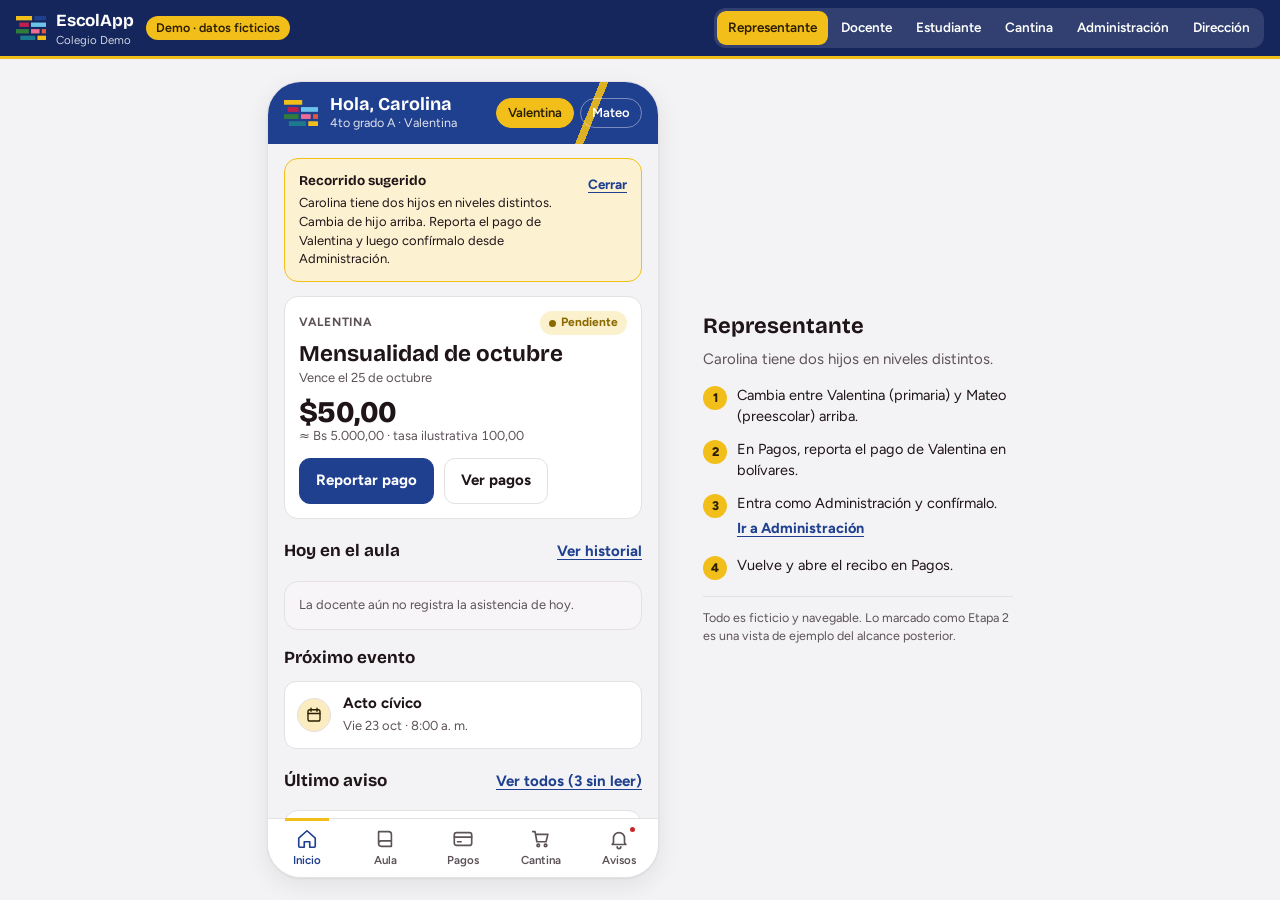
<file: escolapp/demo/index.html>
<!doctype html>
<html lang="es">
<head>
<meta charset="utf-8">
<meta name="viewport" content="width=device-width,initial-scale=1,viewport-fit=cover">
<meta name="claude:viewport-fit-sides" content="cover">
<title>EscolApp — Demo</title>
<link rel="preconnect" href="https://fonts.googleapis.com"><link rel="preconnect" href="https://fonts.gstatic.com" crossorigin>
<link href="https://fonts.googleapis.com/css2?family=Bricolage+Grotesque:opsz,wght@12..96,600;12..96,800&family=Figtree:wght@400;500;600;700;800&display=swap" rel="stylesheet">
<style>
html{box-sizing:border-box}
*,*::before,*::after{box-sizing:inherit}
body{margin:0}
img{max-width:100%}
[hidden]{display:none!important}
/* EscolApp — demo genérica de colegio. Layout: barra de demo arriba; roles móviles dentro de un teléfono con guía lateral; roles de escritorio con menú lateral. */
:root{
  --font-d:'Bricolage Grotesque',system-ui,-apple-system,'Segoe UI',sans-serif;
  --font-b:'Figtree',system-ui,-apple-system,'Segoe UI',sans-serif;
  --bg:#F3F3F5;--surface:#FFFFFF;--surface-2:#F7F5F7;--ink:#1F1417;--ink-2:#5C5258;--line:#E4E0E3;
  --brand:#1F3F8F;--brand-d:#15265C;--on-brand:#FFFFFF;--brand-ink:#1F3F8F;
  --oro:#F2BE1A;--oro-soft:#FBE7A8;--on-oro:#2A1E00;
  --ok:#1E7A4A;--rev:#1F5FA8;--pend:#8A6A00;--part:#6B46A8;--late:#C62828;
  --shadow:0 1px 2px rgba(31,20,23,.06),0 8px 24px rgba(31,20,23,.08);
}
@media (prefers-color-scheme:dark){:root:not([data-theme="light"]){
  --bg:#151113;--surface:#1F191C;--surface-2:#271F23;--ink:#F4EDEF;--ink-2:#B5A9AE;--line:#372E33;
  --brand:#5E82DA;--brand-d:#13224D;--brand-ink:#8FB4EE;
  --ok:#5CC08A;--rev:#7FB3F0;--pend:#F2BE1A;--part:#B79BEB;--late:#F2736F;
  --shadow:0 1px 2px rgba(0,0,0,.4),0 8px 24px rgba(0,0,0,.35);color-scheme:dark}}
:root[data-theme="dark"]{
  --bg:#151113;--surface:#1F191C;--surface-2:#271F23;--ink:#F4EDEF;--ink-2:#B5A9AE;--line:#372E33;
  --brand:#5E82DA;--brand-d:#13224D;--brand-ink:#8FB4EE;
  --ok:#5CC08A;--rev:#7FB3F0;--pend:#F2BE1A;--part:#B79BEB;--late:#F2736F;
  --shadow:0 1px 2px rgba(0,0,0,.4),0 8px 24px rgba(0,0,0,.35);color-scheme:dark}
*{box-sizing:border-box}
html,body{height:100%}
body{margin:0;display:flex;flex-direction:column;background:var(--bg);color:var(--ink);font-family:var(--font-b);font-size:15px;line-height:1.45;-webkit-font-smoothing:antialiased}
button,input,select,textarea{font:inherit;color:inherit}
button{cursor:pointer}
h1,h2,h3{font-family:var(--font-d);margin:0;line-height:1.15;text-wrap:balance}
p{margin:0}
:focus-visible{outline:3px solid var(--oro);outline-offset:2px}
.num{font-variant-numeric:tabular-nums}
.sr{position:absolute;width:1px;height:1px;overflow:hidden;clip:rect(0 0 0 0)}
.muted{color:var(--ink-2)}
.sm{font-size:13px}
.xs{font-size:12px}
.b{font-weight:700}

/* ---------- Barra de demo ---------- */
.bar{flex:none;background:var(--brand-d);color:#fff;border-bottom:3px solid var(--oro);padding-block:8px;padding-left:max(16px,env(safe-area-inset-left,0px));padding-right:max(16px,env(safe-area-inset-right,0px))}
.bar-in{display:flex;align-items:center;gap:12px;flex-wrap:wrap;max-width:1400px;margin:0 auto}
.brand{display:flex;align-items:center;gap:10px;min-width:0}
.brand img{width:30px;height:auto;flex:none}
.brand b{font-family:var(--font-d);font-size:17px;letter-spacing:-.01em}
.brand small{display:block;font-size:11.5px;opacity:.8;line-height:1.1}
.fict{font-size:12.5px;font-weight:600;background:var(--oro);color:var(--on-oro);padding:3px 10px;border-radius:999px;white-space:nowrap}
.seg{display:flex;gap:2px;margin-left:auto;overflow-x:auto;max-width:100%;background:rgba(255,255,255,.12);border-radius:12px;padding:3px}
.seg button{border:0;background:transparent;color:#fff;padding:7px 11px;border-radius:9px;font-weight:600;font-size:13.5px;white-space:nowrap}
.seg button[aria-pressed="true"]{background:var(--oro);color:var(--on-oro)}
@media (max-width:640px){.brand small,.fict{display:none}.seg{margin-left:0;width:100%}}

/* ---------- Escenario móvil ---------- */
.stage{flex:1;min-height:0;display:flex;justify-content:center;align-items:stretch}
body[data-kind="desk"] .stage{display:none}
.guide{display:none}
.phone{display:flex;flex-direction:column;width:100%;min-height:0;background:var(--bg);position:relative}
.screen{flex:1;min-height:0;overflow-y:auto;overscroll-behavior:contain}
.pad{padding:14px max(16px,env(safe-area-inset-right,0px)) 22px max(16px,env(safe-area-inset-left,0px));display:grid;gap:14px;align-content:start}
.top{flex:none;background:var(--brand);color:var(--on-brand);padding:12px max(16px,env(safe-area-inset-right,0px)) 12px max(16px,env(safe-area-inset-left,0px));background-image:linear-gradient(112deg,transparent 0 80%,rgba(242,190,26,.9) 80% 82%,transparent 82%);display:flex;align-items:center;gap:12px}
.top img{width:34px;height:auto;flex:none}
.top h1{font-size:18px}
.top small{display:block;opacity:.85;font-size:12.5px}
.top .sp{margin-left:auto}
.kids{display:flex;gap:6px}
.kid{border:1px solid rgba(255,255,255,.4);background:transparent;color:#fff;border-radius:999px;padding:5px 11px;font-weight:600;font-size:13px}
.kid[aria-pressed="true"]{background:var(--oro);border-color:var(--oro);color:var(--on-oro)}
.tabs{flex:none;display:flex;background:var(--surface);border-top:1px solid var(--line);padding-bottom:env(safe-area-inset-bottom,0px)}
.tabs button{flex:1;border:0;background:transparent;display:grid;justify-items:center;gap:2px;padding:9px 2px 8px;font-size:11.5px;font-weight:600;color:var(--ink-2);position:relative}
.tabs svg{width:22px;height:22px}
.tabs button[aria-current="page"]{color:var(--brand-ink)}
.tabs button[aria-current="page"]::before{content:"";position:absolute;top:-1px;left:22%;right:22%;height:3px;background:var(--oro)}
.tabs .dot{position:absolute;top:6px;right:calc(50% - 18px);width:9px;height:9px;border-radius:50%;background:var(--late);border:2px solid var(--surface)}
@media (min-width:900px){
  .stage{gap:44px;padding:22px;justify-content:center}
  .guide{display:block;width:310px;align-self:center}
  .phone{width:392px;flex:none;max-height:840px;align-self:center;height:100%;border-radius:34px;border:1px solid var(--line);box-shadow:var(--shadow);overflow:hidden}
}

/* ---------- Componentes ---------- */
.card{background:var(--surface);border:1px solid var(--line);border-radius:14px;padding:14px}
.card.flat{background:var(--surface-2)}
.sec{display:flex;align-items:baseline;justify-content:space-between;gap:8px;margin-top:4px}
.sec h2{font-size:17px}
.link{border:0;background:none;color:var(--brand-ink);font-weight:700;padding:4px 0;text-decoration:underline;text-underline-offset:3px}
.btn{border:1px solid var(--line);background:var(--surface);border-radius:11px;padding:11px 16px;font-weight:700;min-height:44px}
.btn.pri{background:var(--brand);border-color:var(--brand);color:var(--on-brand)}
.btn.gold{background:var(--oro);border-color:var(--oro);color:var(--on-oro)}
.btn.ok{background:var(--ok);border-color:var(--ok);color:#fff}
.btn.sm{padding:6px 12px;min-height:34px;font-size:13.5px;border-radius:9px}
.btn.block{width:100%}
.btn:disabled{opacity:.5;cursor:not-allowed}
.row{display:flex;gap:10px;align-items:center}
.row.sb{justify-content:space-between}
.row.wrap{flex-wrap:wrap}
.grow{flex:1;min-width:0}
.chip{display:inline-flex;align-items:center;gap:5px;font-size:12px;font-weight:700;padding:3px 9px;border-radius:999px;white-space:nowrap;background:var(--surface-2);color:var(--ink-2)}
.chip::before{content:"";width:7px;height:7px;border-radius:50%;background:currentColor}
.chip.ok{color:var(--ok);background:color-mix(in srgb,var(--ok) 13%,var(--surface))}
.chip.rev{color:var(--rev);background:color-mix(in srgb,var(--rev) 13%,var(--surface))}
.chip.pend{color:var(--pend);background:color-mix(in srgb,var(--oro) 22%,var(--surface))}
.chip.part{color:var(--part);background:color-mix(in srgb,var(--part) 13%,var(--surface))}
.chip.late{color:var(--late);background:color-mix(in srgb,var(--late) 13%,var(--surface))}
.chip.plain::before{display:none}
.etapa{display:inline-block;font-size:11px;font-weight:800;letter-spacing:.05em;text-transform:uppercase;border:1px solid var(--oro);color:var(--pend);background:color-mix(in srgb,var(--oro) 16%,var(--surface));padding:1px 8px;border-radius:6px;vertical-align:middle}
.etapa.e1{border-color:var(--ok);color:var(--ok);background:color-mix(in srgb,var(--ok) 10%,var(--surface))}
.av{width:34px;height:34px;border-radius:50%;display:grid;place-items:center;font-weight:800;font-size:12.5px;flex:none;background:var(--surface-2);color:var(--brand-ink);border:1px solid var(--line)}
.av.c1{background:color-mix(in srgb,var(--oro) 28%,var(--surface));color:var(--on-oro)}
.av.c2{background:color-mix(in srgb,var(--brand) 14%,var(--surface))}
.av.c3{background:color-mix(in srgb,var(--ink) 9%,var(--surface));color:var(--ink)}
.big{font-family:var(--font-d);font-weight:800;font-size:30px;letter-spacing:-.02em;line-height:1}
.lbl{font-size:12px;font-weight:700;letter-spacing:.06em;text-transform:uppercase;color:var(--ink-2)}
.bars{display:flex;gap:3px;height:10px}
.bars i{display:block;border-radius:1px;min-width:2px}
.i-ok{background:var(--ok)}.i-rev{background:var(--rev)}.i-pend{background:var(--oro)}.i-part{background:var(--part)}.i-late{background:var(--late)}
.prog{height:8px;background:var(--line);border-radius:1px}
.prog i{display:block;height:100%;background:var(--brand);border-radius:1px}
.empty{text-align:center;color:var(--ink-2);padding:26px 14px;border:1px dashed var(--line);border-radius:14px}
.tip{background:color-mix(in srgb,var(--oro) 20%,var(--surface));border:1px solid var(--oro);border-radius:14px;padding:12px 14px;font-size:13.5px}
.tip b{font-family:var(--font-d)}
.list{display:grid;gap:8px}
.item{display:flex;gap:12px;align-items:center;background:var(--surface);border:1px solid var(--line);border-radius:12px;padding:11px 12px;text-align:left;width:100%}
.item .grow b{display:block}
.unread::after{content:"";width:9px;height:9px;border-radius:50%;background:var(--late);flex:none}
.kv{display:grid;grid-template-columns:auto 1fr;gap:4px 14px;font-size:14px}
.kv dt{color:var(--ink-2)}.kv dd{margin:0;font-weight:600;text-align:right;overflow-wrap:anywhere}
.copy{display:flex;align-items:center;justify-content:space-between;gap:8px;background:var(--surface-2);border-radius:10px;padding:8px 10px;font-size:13.5px}
.copy span{overflow-wrap:anywhere}
.mk{display:inline-flex;gap:4px}
.mk button{width:36px;height:34px;border:1px solid var(--line);background:var(--surface);border-radius:8px;font-weight:800;font-size:13px}
.mk button[aria-pressed="true"].P{background:var(--ok);border-color:var(--ok);color:#fff}
.mk button[aria-pressed="true"].A{background:var(--late);border-color:var(--late);color:#fff}
.mk button[aria-pressed="true"].R{background:var(--oro);border-color:var(--oro);color:var(--on-oro)}
.mk button[aria-pressed="true"].J{background:var(--rev);border-color:var(--rev);color:#fff}
.mk button[aria-pressed="true"].bien{width:auto;padding:0 8px;background:var(--ok);border-color:var(--ok);color:#fff}
.mk button.bien,.mk button.poco,.mk button.no,.mk button.si{width:auto;padding:0 9px;font-size:12.5px}
.mk button[aria-pressed="true"].poco{background:var(--oro);border-color:var(--oro);color:var(--on-oro)}
.mk button[aria-pressed="true"].no{background:var(--late);border-color:var(--late);color:#fff}
.mk button[aria-pressed="true"].si{background:var(--ok);border-color:var(--ok);color:#fff}
.sub{display:flex;gap:6px;overflow-x:auto}
.sub button{border:1px solid var(--line);background:var(--surface);border-radius:999px;padding:7px 14px;font-weight:700;font-size:13.5px;white-space:nowrap}
.sub button[aria-pressed="true"]{background:var(--brand);border-color:var(--brand);color:var(--on-brand)}
label.f{display:grid;gap:5px;font-size:13px;font-weight:700;color:var(--ink-2)}
.in,select.in,textarea.in{width:100%;border:1px solid var(--line);background:var(--surface);border-radius:10px;padding:10px 12px;min-height:44px;color:var(--ink);font-weight:500}
textarea.in{min-height:84px;resize:vertical}
.form{display:grid;gap:12px}
.err{color:var(--late);font-size:13px;font-weight:600}
.sheet-bg{position:fixed;inset:0;background:rgba(20,10,12,.55);display:flex;align-items:flex-end;justify-content:center;z-index:40;padding:0}
.sheet-bg[hidden]{display:none}
.sheet{background:var(--surface);width:100%;max-width:520px;max-height:92%;overflow:auto;border-radius:20px 20px 0 0;padding:18px max(16px,env(safe-area-inset-right,0px)) calc(20px + env(safe-area-inset-bottom,0px)) max(16px,env(safe-area-inset-left,0px));display:grid;gap:14px;align-content:start;border-top:4px solid var(--oro)}
.sheet h2{font-size:20px}
@media (min-width:700px){.sheet-bg{align-items:center}.sheet{border-radius:18px;max-height:90%}}
.toast{position:fixed;left:50%;bottom:22px;transform:translateX(-50%);background:var(--ink);color:var(--bg);padding:11px 16px;border-radius:12px;font-weight:600;font-size:14px;z-index:60;max-width:min(440px,calc(100% - 32px));box-shadow:var(--shadow)}
.toast[hidden]{display:none}
.rcpt{border:1px dashed var(--ink-2);border-radius:12px;padding:14px;display:grid;gap:10px;background:var(--surface-2)}
.rcpt .hd{display:flex;gap:10px;align-items:center}
.rcpt .hd img{width:32px}
.photo{aspect-ratio:4/3;border-radius:10px;background:repeating-linear-gradient(0deg,transparent 0 21px,color-mix(in srgb,var(--rev) 35%,transparent) 21px 22px),var(--surface-2);border:1px solid var(--line);display:grid;place-items:center;color:var(--ink-2);font-size:13px;position:relative;overflow:hidden}
.photo b{font-family:var(--font-d);font-size:16px;color:var(--ink);transform:rotate(-3deg);background:var(--oro-soft);color:#3a2a00;padding:2px 10px}
.shot{border:1px solid var(--line);border-radius:12px;padding:12px;background:var(--surface-2);display:grid;gap:6px;font-size:13.5px}
.wa{border:1px solid var(--line);border-radius:12px;padding:10px 12px;background:#E7F4E4;color:#14301c;font-size:13.5px;overflow-wrap:anywhere}
@media (prefers-color-scheme:dark){:root:not([data-theme="light"]) .wa{background:#1d3a28;color:#dcf3e1}}
:root[data-theme="dark"] .wa{background:#1d3a28;color:#dcf3e1}

/* ---------- Escritorio (Administración y Dirección) ---------- */
.desk{flex:1;min-height:0;display:none}
body[data-kind="desk"] .desk{display:grid;grid-template-columns:240px minmax(0,1fr)}
.side{background:var(--surface);border-right:1px solid var(--line);padding:16px 12px;overflow:auto;display:flex;flex-direction:column;gap:3px}
.side .org{display:flex;gap:10px;align-items:center;padding:0 6px 14px;margin-bottom:8px;border-bottom:1px solid var(--line)}
.side .org img{width:38px}
.side .org b{font-family:var(--font-d);font-size:16px;display:block;line-height:1.1}
.side .org small{color:var(--ink-2);font-size:12px}
.sbtn{display:flex;align-items:center;gap:10px;border:0;background:transparent;border-radius:10px;padding:10px 12px;font-weight:600;color:var(--ink-2);text-align:left;font-size:14.5px;width:100%}
.sbtn svg{width:19px;height:19px;flex:none}
.sbtn[aria-current="page"]{background:color-mix(in srgb,var(--oro) 24%,var(--surface));color:var(--ink)}
.sbtn .n{margin-left:auto;background:var(--brand);color:var(--on-brand);font-size:11.5px;border-radius:999px;padding:1px 8px}
.sfoot{margin-top:auto;padding:12px 8px 0;font-size:12px;color:var(--ink-2)}
.dmain{overflow:auto;padding:24px max(28px,env(safe-area-inset-right,0px)) 48px max(28px,env(safe-area-inset-left,0px));min-width:0}
.dwrap{max-width:1120px;margin:0 auto;display:grid;gap:16px}
.dhead{display:flex;justify-content:space-between;align-items:flex-end;gap:14px;flex-wrap:wrap}
.dhead h1{font-size:28px}
.mets{display:grid;grid-template-columns:repeat(auto-fit,minmax(170px,1fr));gap:12px}
.met{background:var(--surface);border:1px solid var(--line);border-radius:14px;padding:14px;display:grid;gap:6px}
.met .big{font-size:28px}
.g2{display:grid;grid-template-columns:minmax(0,3fr) minmax(0,2fr);gap:16px}
.g3{display:grid;grid-template-columns:repeat(3,minmax(0,1fr));gap:14px}
.tw{overflow-x:auto;padding:0}
.tbl{width:100%;min-width:640px;border-collapse:collapse;font-size:14px}
.tbl th{text-align:left;font-size:12px;letter-spacing:.06em;text-transform:uppercase;color:var(--ink-2);padding:11px 12px;border-bottom:1px solid var(--line);white-space:nowrap;background:var(--surface-2)}
.tbl td{padding:9px 12px;border-bottom:1px solid var(--line);vertical-align:middle}
.tbl tr:last-child td{border-bottom:0}
.tbl .who{display:flex;gap:10px;align-items:center;font-weight:700;min-width:0}
.tbl .who small{display:block;font-weight:500;color:var(--ink-2)}
.tbl td.r,.tbl th.r{text-align:right}
.filters{display:flex;gap:8px;flex-wrap:wrap;align-items:end}
.filters label.f{min-width:130px}
.filters .in{min-height:40px;padding:7px 10px}
.pager{display:flex;justify-content:space-between;align-items:center;padding:10px 12px;border-top:1px solid var(--line);font-size:13.5px}
.acts{display:flex;gap:6px;flex-wrap:wrap;justify-content:flex-end}
.levels{display:grid;grid-template-columns:repeat(3,minmax(0,1fr));gap:12px}
.lv{background:var(--surface);border:1px solid var(--line);border-radius:14px;padding:14px;display:grid;gap:10px;align-content:start}
.lv h3{font-size:18px}
.stages{display:grid;grid-template-columns:repeat(3,minmax(0,1fr));gap:12px}
.stg{border:1px solid var(--line);border-radius:14px;padding:14px;background:var(--surface);display:grid;gap:6px;align-content:start;font-size:14px}
.stg ul{margin:0;padding-left:18px;display:grid;gap:3px}
.matrix{width:100%;border-collapse:collapse;font-size:13.5px;min-width:560px}
.matrix th,.matrix td{padding:8px 10px;border-bottom:1px solid var(--line);text-align:center}
.matrix th:first-child,.matrix td:first-child{text-align:left}
.matrix th{background:var(--surface-2);font-size:12px;letter-spacing:.05em;text-transform:uppercase;color:var(--ink-2)}
.yes{color:var(--ok);font-weight:800}.no{color:var(--ink-2)}
.log{display:grid;gap:0;font-size:13.5px}
.log div{display:grid;grid-template-columns:78px 1fr;gap:10px;padding:7px 0;border-bottom:1px solid var(--line)}
.log div:last-child{border-bottom:0}
.step{display:flex;gap:10px;align-items:center}
.step i{width:26px;height:26px;border-radius:50%;background:var(--brand);color:var(--on-brand);display:grid;place-items:center;font-style:normal;font-weight:800;font-size:13px;flex:none}
@media (max-width:899px){
  body[data-kind="desk"] .desk{grid-template-columns:minmax(0,1fr);grid-template-rows:auto minmax(0,1fr)}
  .side{flex-direction:row;overflow-x:auto;padding:8px 12px;border-right:0;border-bottom:1px solid var(--line);gap:4px}
  .side .org,.sfoot{display:none}
  .sbtn{white-space:nowrap;padding:9px 12px;width:auto}
  .dmain{padding:18px max(16px,env(safe-area-inset-right,0px)) 40px max(16px,env(safe-area-inset-left,0px))}
  .g2,.g3,.levels,.stages{grid-template-columns:minmax(0,1fr)}
  .dhead h1{font-size:23px}
}

/* ---------- Guía lateral ---------- */
.guide h2{font-size:22px;margin-bottom:10px}
.guide ol{padding-left:0;list-style:none;display:grid;gap:12px;margin:0 0 16px}
.guide li{display:flex;gap:10px;align-items:flex-start;font-size:14.5px}
.guide li i{width:24px;height:24px;border-radius:50%;background:var(--oro);color:var(--on-oro);display:grid;place-items:center;font-style:normal;font-weight:800;font-size:12.5px;flex:none;margin-top:1px}
.guide .note{font-size:12.5px;color:var(--ink-2);border-top:1px solid var(--line);padding-top:12px;margin-top:16px}
@media (prefers-reduced-motion:reduce){*{transition:none!important;animation:none!important}}

/* Visor de cámara (cantina) */
.cam{position:relative;height:150px;margin:10px 0 6px;border-radius:14px;background:#17110F;overflow:hidden;display:grid;place-items:end center;padding-bottom:10px}
.cam small{color:#fff;opacity:.8;font-size:12.5px;font-weight:600;position:relative}
.cam i{position:absolute;width:30px;height:30px;border:0 solid var(--oro)}
.cam .c1{top:22px;left:calc(50% - 56px);border-width:4px 0 0 4px;border-top-left-radius:8px}
.cam .c2{top:22px;right:calc(50% - 56px);border-width:4px 4px 0 0;border-top-right-radius:8px}
.cam .c3{top:88px;left:calc(50% - 56px);border-width:0 0 4px 4px;border-bottom-left-radius:8px;top:76px}
.cam .c4{top:76px;right:calc(50% - 56px);border-width:0 4px 4px 0;border-bottom-right-radius:8px}
.cam .ln{position:absolute;left:calc(50% - 50px);width:100px;height:2px;background:var(--oro);top:50px;box-shadow:0 0 8px var(--oro);animation:scan 2s ease-in-out infinite alternate}
@keyframes scan{from{transform:translateY(-22px)}to{transform:translateY(22px)}}
@media (prefers-reduced-motion:reduce){.cam .ln{animation:none}}

.chip.rej{color:var(--late);background:color-mix(in srgb,var(--late) 13%,var(--surface))}

</style>
</head>
<body>
<header class="bar"><div class="bar-in">
<div class="brand"><img src="data:image/svg+xml;utf8,%3Csvg xmlns=%27http://www.w3.org/2000/svg%27 viewBox=%270 0 28 22%27%3E%3Crect x=%270%27 y=%270%27 width=%2715%27 height=%274%27 fill=%27%23F2BE1A%27/%3E%3Crect x=%2717%27 y=%270%27 width=%2711%27 height=%274%27 fill=%27%231F3F8F%27/%3E%3Crect x=%273%27 y=%276%27 width=%279%27 height=%274%27 fill=%27%23C21E4B%27/%3E%3Crect x=%2714%27 y=%276%27 width=%2714%27 height=%274%27 fill=%27%236CC2E8%27/%3E%3Crect x=%270%27 y=%2712%27 width=%2712%27 height=%274%27 fill=%27%232F7D3C%27/%3E%3Crect x=%2714%27 y=%2712%27 width=%278%27 height=%274%27 fill=%27%23EC6C96%27/%3E%3Crect x=%2724%27 y=%2712%27 width=%274%27 height=%274%27 fill=%27%23E5573E%27/%3E%3Crect x=%274%27 y=%2718%27 width=%2714%27 height=%274%27 fill=%27%231D7A8C%27/%3E%3Crect x=%2720%27 y=%2718%27 width=%278%27 height=%274%27 fill=%27%23F2BE1A%27/%3E%3C/svg%3E" alt=""><div><b>EscolApp</b><small>Colegio Demo</small></div></div>
<span class="fict">Demo · datos ficticios</span>
<div class="seg" id="seg" role="group" aria-label="Ver como">
<button data-act="role" data-v="rep" aria-pressed="true">Representante</button>
<button data-act="role" data-v="doc" aria-pressed="false">Docente</button>
<button data-act="role" data-v="est" aria-pressed="false">Estudiante</button>
<button data-act="role" data-v="cant" aria-pressed="false">Cantina</button>
<button data-act="role" data-v="adm" aria-pressed="false">Administración</button>
<button data-act="role" data-v="dir" aria-pressed="false">Dirección</button>
</div></div></header>
<main class="stage"><div class="phone" id="phone"></div><aside class="guide" id="guide"></aside></main>
<div class="desk" id="desk"><aside class="side" id="side"></aside><section class="dmain" id="dmain" tabindex="-1"></section></div>
<div class="sheet-bg" id="modal" hidden><div class="sheet" id="sheet" role="dialog" aria-modal="true"></div></div>
<div class="toast" id="toast" role="status" aria-live="polite" hidden></div>
<script>
const LOGO='data:image/svg+xml;utf8,%3Csvg xmlns=%27http://www.w3.org/2000/svg%27 viewBox=%270 0 28 22%27%3E%3Crect x=%270%27 y=%270%27 width=%2715%27 height=%274%27 fill=%27%23F2BE1A%27/%3E%3Crect x=%2717%27 y=%270%27 width=%2711%27 height=%274%27 fill=%27%231F3F8F%27/%3E%3Crect x=%273%27 y=%276%27 width=%279%27 height=%274%27 fill=%27%23C21E4B%27/%3E%3Crect x=%2714%27 y=%276%27 width=%2714%27 height=%274%27 fill=%27%236CC2E8%27/%3E%3Crect x=%270%27 y=%2712%27 width=%2712%27 height=%274%27 fill=%27%232F7D3C%27/%3E%3Crect x=%2714%27 y=%2712%27 width=%278%27 height=%274%27 fill=%27%23EC6C96%27/%3E%3Crect x=%2724%27 y=%2712%27 width=%274%27 height=%274%27 fill=%27%23E5573E%27/%3E%3Crect x=%274%27 y=%2718%27 width=%2714%27 height=%274%27 fill=%27%231D7A8C%27/%3E%3Crect x=%2720%27 y=%2718%27 width=%278%27 height=%274%27 fill=%27%23F2BE1A%27/%3E%3C/svg%3E';
'use strict';
/* ---------- Utilidades ---------- */
const $=(s,r)=>(r||document).querySelector(s);
const $$=(s,r)=>Array.from((r||document).querySelectorAll(s));
const esc=s=>String(s==null?'':s).replace(/[&<>"']/g,c=>({'&':'&amp;','<':'&lt;','>':'&gt;','"':'&quot;',"'":'&#39;'}[c]));
function mkrng(seed){let a=seed>>>0;return function(){a=(a+0x6D2B79F5)|0;let t=Math.imul(a^(a>>>15),1|a);t=(t+Math.imul(t^(t>>>7),61|t))^t;return((t^(t>>>14))>>>0)/4294967296}}
const R=mkrng(20261021);
const pick=a=>a[Math.floor(R()*a.length)];
function fnum(n,d){d=d==null?2:d;const neg=n<0;n=Math.abs(n);let s=n.toFixed(d);let p=s.split('.');p[0]=p[0].replace(/\B(?=(\d{3})+(?!\d))/g,'.');return(neg?'-':'')+p.join(',')}
const usd=n=>'$'+fnum(n);
const bs=n=>'Bs '+fnum(n);
const ini=n=>n.split(' ').slice(0,2).map(w=>w[0]).join('').toUpperCase();

/* ---------- Estructura del colegio ---------- */
const LV=[
  {k:'pre',n:'Preescolar',g:['1er nivel','2do nivel']},
  {k:'pri',n:'Primaria',g:['1er grado','2do grado','3er grado','4to grado','5to grado','6to grado']},
  {k:'bach',n:'Bachillerato',g:['1er año','2do año','3er año','4to año','5to año']}
];
const LETTERS=['A','B','C'];
const SEC=[];
LV.forEach((lv,li)=>lv.g.forEach((g,gi)=>LETTERS.forEach(s=>SEC.push({id:SEC.length,li,gi,g,s,k:lv.k,lv:lv.n,name:g+' '+s,full:(lv.k==='pre'?'Preescolar ':'')+g+' · Sección '+s}))));
const secName=id=>(SEC[id].k==='pre'?'Preescolar ':'')+SEC[id].name;
const SID={pre2A:3,pri4A:15,bach3B:31};

/* ---------- Estudiantes ficticios (20 por sección) ---------- */
const FG=['Sofía','Valentina','Isabella','Camila','Daniela','Mariana','Andrea','Gabriela','Luciana','Victoria','Samantha','Paola','Ariana','Alejandra','Fabiana','Génesis','Nicole','Mía','Emma','Abigail','Sara','Karla','Lucía','Renata'];
const FB=['Mateo','Santiago','Sebastián','Daniel','Samuel','Alejandro','Diego','Emmanuel','David','Gabriel','Andrés','Carlos','Luis','José','Miguel','Adrián','Joaquín','Ángel','Kevin','Jesús','Rafael','Julián','Ricardo','Bruno'];
const LN=['Rivas','Méndez','Pérez','González','Rodríguez','Torres','Briceño','Sánchez','Mora','Araujo','Contreras','Quintero','Salas','Peña','Montilla','Albornoz','Fernández','Ramírez','Linares','Dávila','Carrasquero','Uzcátegui','Peraza','Balza','Paredes','Rangel','Materán','Villegas','Cardozo','Ocanto'];
const RF=['Carolina','María','Yenny','Luisa','Mariela','Yolimar','Karina','Gladys','Marlene','Zulay','Daniela','Rosa','Beatriz','Nancy'];
const RM=['Luis','José','Carlos','Pedro','Ramón','Jorge','Henry','Wilmer','Édgar','Freddy','Manuel','Víctor'];
const ST=[];
SEC.forEach(sc=>{for(let i=0;i<20;i++){
  const girl=R()<.5,fn=pick(girl?FG:FB),l1=pick(LN),l2=pick(LN);
  const rep=(R()<.7?pick(RF):pick(RM))+' '+l1;
  ST.push({id:ST.length,sec:sc.id,i,fn,ln:l1+' '+l2,name:fn+' '+l1+' '+l2,rep});
}});
const KID={val:303,mat:65,est:627};
Object.assign(ST[KID.val],{fn:'Valentina',ln:'Rivas Méndez',name:'Valentina Rivas Méndez',rep:'Carolina Méndez'});
Object.assign(ST[KID.mat],{fn:'Mateo',ln:'Rivas Méndez',name:'Mateo Rivas Méndez',rep:'Carolina Méndez'});
Object.assign(ST[KID.est],{fn:'Andrés',ln:'Pérez Quintero',name:'Andrés Pérez Quintero',rep:'Luis Pérez'});
const secStudents=id=>ST.slice(id*20,id*20+20);

/* ---------- Finanzas básicas ---------- */
const BANKS=['Banesco','Mercantil','Banco de Venezuela','Provincial','BNC','Bancaribe','Banplus','Bancamiga'];
const METHODS=['Transferencia','Pago móvil'];
const S={
  role:'rep',tab:{rep:'home',doc:'today',est:'home'},kid:'val',docSec:SID.pri4A,docSub:'att',estTab:'home',
  adm:{tab:'queue',li:'',gi:'',si:'',q:'',st:'',page:0,sel:{}},dir:{tab:'sum'},
  mens:50,tasa:100,vence:'25 de octubre',tip:{rep:true,doc:true,est:true,adm:true,dir:true},
  clock:8*60+12,rc:1480,pid:1,
  pay:{},att:{},saved:{},meal:{},nap:{},reads:{},readBy:{},remind:{},
  anns:[],evs:[],tareas:[],ent:{},log:[],openAnn:null,modal:null,
  methodsOn:{'Transferencia':true,'Pago móvil':true}
};
const ST_LABEL={ok:'Al día',rev:'En revisión',part:'Pago parcial',pend:'Pendiente',late:'Atrasado'};
const rcNo=()=>'RC-'+String(++S.rc).padStart(6,'0');
function newPay(sid,o){const p=Object.assign({id:S.pid++,state:'ok'},o);S.pay[sid].pays.push(p);return p}
ST.forEach(s=>{
  const r=R();let st=r<.58?'ok':r<.64?'rev':r<.69?'part':r<.91?'pend':'late';
  if(s.id===KID.val)st='pend';
  if(s.id===KID.mat)st='ok';
  if(s.id===KID.est)st='ok';
  S.pay[s.id]={debt:st==='late'?S.mens:0,pays:[]};
  const method=R()<.55?'Transferencia':'Pago móvil',bank=pick(BANKS);
  const ref=method==='Transferencia'?String(Math.floor(R()*9e9)+1e9):String(Math.floor(R()*9e5)+1e5);
  const tasaP=pick([97.5,98.2,99,99.6,100]);
  if(st==='ok')newPay(s.id,{method,bank,ref,usd:S.mens,tasa:tasaP,bs:S.mens*tasaP,date:pick(['2 oct','3 oct','6 oct','8 oct','10 oct','13 oct']),rc:rcNo()});
  else if(st==='part')newPay(s.id,{method,bank,ref,usd:S.mens/2,tasa:tasaP,bs:S.mens/2*tasaP,date:pick(['7 oct','9 oct','14 oct']),rc:rcNo()});
  else if(st==='rev')newPay(s.id,{method,bank,ref,usd:S.mens,tasa:S.tasa,bs:S.mens*S.tasa,date:pick(['Hoy 7:40 a. m.','Hoy 8:05 a. m.','Ayer 6:12 p. m.','Ayer 9:30 p. m.']),state:'rev'});
});
S.mens=50;
function payInfo(sid){
  const p=S.pay[sid],conf=p.pays.filter(x=>x.state==='ok').reduce((a,x)=>a+x.usd,0),rev=p.pays.some(x=>x.state==='rev');
  const total=S.mens+p.debt,bal=Math.max(0,total-conf);
  let st;
  if(rev)st='rev';else if(bal<=0.001)st='ok';else if(p.debt>0)st='late';else if(conf>0)st='part';else st='pend';
  return{st,debt:p.debt,total,conf,bal,balBs:bal*S.tasa,pays:p.pays,rev:p.pays.filter(x=>x.state==='rev')};
}

/* ---------- Asistencia y bitácora ---------- */
SEC.forEach(sc=>{
  const saved=R()<.85&&sc.id!==SID.pri4A&&sc.id!==SID.pre2A;
  S.saved[sc.id]=saved;
  secStudents(sc.id).forEach(s=>{
    if(!saved){S.att[s.id]=null;S.meal[s.id]=null;S.nap[s.id]=null;return}
    const x=R();S.att[s.id]=x<.91?'P':x<.95?'A':x<.98?'R':'J';
    if(sc.k==='pre'){const y=R();S.meal[s.id]=y<.7?'bien':y<.92?'poco':'no';S.nap[s.id]=R()<.85?'si':'no'}else{S.meal[s.id]=null;S.nap[s.id]=null}
  });
});

/* ---------- Comunicados, agenda y tareas ---------- */
const audLabel=a=>a.t==='all'?'Todo el colegio':a.t==='lv'?LV[a.li].n:a.t==='gr'?(LV[a.li].k==='pre'?'Preescolar ':'')+LV[a.li].g[a.gi]:secName(a.sec);
const audHas=(a,s)=>{const sc=SEC[s.sec];return a.t==='all'||(a.t==='lv'&&sc.li===a.li)||(a.t==='gr'&&sc.li===a.li&&sc.gi===a.gi)||(a.t==='sec'&&sc.id===a.sec)};
const audCount=a=>ST.filter(s=>audHas(a,s)).length;
let annId=1,evId=1,tarId=1;
function addAnn(t,body,aud,by,when,pre){const a={id:annId++,t,body,aud,by,when,pre:!!pre};a.n=audCount(aud);S.reads[a.id]=pre==null?0:Math.floor(a.n*pre);S.anns.unshift(a);return a}
addAnn('Cuidemos el salón de nuestros hijos','Esta semana pedimos a los representantes de preescolar enviar una muda de ropa en la mochila.',{t:'lv',li:0},'Dirección','Lun 19 oct',.62);
addAnn('Entrega de proyectos de ciencias','Los proyectos de bachillerato se entregan el viernes 30 de octubre, de 7:00 a. m. a 12:00 m., en la coordinación.',{t:'lv',li:2},'Dirección','Lun 19 oct',.55);
addAnn('Reunión de representantes de primaria','Jueves 29 de octubre, 5:00 p. m., en el patio central. Asistencia importante.',{t:'lv',li:1},'Dirección','Mar 20 oct',.48);
addAnn('Lectura del capítulo 3 de Ciencias','Los estudiantes de 4to grado A deben leer el capítulo 3 antes del viernes.',{t:'sec',sec:SID.pri4A},'Prof. Luisa Torres','Mar 20 oct',.4);
addAnn('Pago de la mensualidad de octubre','La mensualidad de octubre vence el 25. Puedes reportar tu pago desde la app con transferencia o pago móvil.',{t:'all'},'Administración','Lun 19 oct',.7).rep=true;
// los dos últimos avisos de las familias de ejemplo quedan sin leer
function addEv(title,date,place,aud){S.evs.push({id:evId++,title,date,place,aud})}
addEv('Acto cívico','Vie 23 oct · 8:00 a. m.','Patio central',{t:'all'});
addEv('Reunión de representantes de primaria','Jue 29 oct · 5:00 p. m.','Patio central',{t:'lv',li:1});
addEv('Entrega de proyectos de ciencias','Vie 30 oct · 7:00 a. m.','Coordinación',{t:'lv',li:2});
function addTarea(sec,subj,title,desc,due,by,mat){const t={id:tarId++,sec,subj,title,desc,due,by,mat:mat||[]};S.tareas.push(t);return t}
const T1=addTarea(SID.pri4A,'Ciencias','El ciclo del agua en mi cuaderno','Dibuja el ciclo del agua y escribe tres oraciones sobre cada etapa.','Vie 23 oct','Prof. Luisa Torres',['Guía del ciclo del agua.pdf']);
const T2=addTarea(SID.pri4A,'Matemática','Ejercicios de la página 48','Resuelve los ejercicios 1 al 10. Muestra los pasos.','Lun 26 oct','Prof. Luisa Torres');
const T3=addTarea(SID.bach3B,'Matemática','Taller de ecuaciones de primer grado','Resuelve los ejercicios del taller y entrega en una sola foto o archivo.','Jue 22 oct','Prof. Ramón Peña',['Taller de ecuaciones.pdf']);
const T4=addTarea(SID.bach3B,'Castellano','Resumen del capítulo 5','Resumen de una página con tus propias palabras.','Mar 27 oct','Prof. Ramón Peña');
const LIT=['A','B','C','D','E'];
function seedEnt(t,share){secStudents(t.sec).forEach(s=>{
  if(s.id===KID.val||s.id===KID.est)return;
  if(R()<share){const g=R()<.55;S.ent[t.id+'|'+s.id]={kind:R()<.7?'foto':'archivo',file:R()<.7?'Foto del cuaderno.jpg':'Tarea.pdf',at:pick(['Ayer 4:10 p. m.','Hoy 7:05 a. m.','Ayer 8:42 p. m.']),
    nota:g?(SEC[t.sec].k==='bach'?String(Math.floor(R()*7)+12):pick(['A','A','B','B','C'])):null,comment:g?pick(['Buen trabajo.','Revisa los pasos de la segunda parte.','Muy ordenado, sigue así.']):''}}
})}
seedEnt(T1,.7);seedEnt(T2,.3);seedEnt(T3,.75);seedEnt(T4,.2);

/* ---------- Registro de actividad ---------- */
const clockStr=()=>{let m=S.clock,h=Math.floor(m/60),mm=String(m%60).padStart(2,'0'),ap=h>=12?'p. m.':'a. m.';h=h%12||12;return h+':'+mm+' '+ap};
function logAct(who,what){S.clock+=1+Math.floor(R()*3);S.log.unshift({t:clockStr(),who,what})}
S.log=[
  {t:'7:42 a. m.',who:'Administración',what:'Inició sesión'},
  {t:'7:31 a. m.',who:'Prof. Luisa Torres',what:'Registró asistencia de 5to grado B'},
  {t:'7:18 a. m.',who:'Dirección',what:'Consultó el resumen de pagos'},
  {t:'7:02 a. m.',who:'Sistema',what:'Copia de seguridad diaria completada'},
  {t:'Ayer 6:40 p. m.',who:'Administración',what:'Confirmó un pago y emitió el recibo interno'}
];

/* ---------- Consultas compartidas ---------- */
const kidOf=k=>ST[KID[k]];
const attOf=sid=>S.att[sid];
const myAnns=st=>S.anns.filter(a=>audHas(a.aud,st)&&!(a.rep&&(S.role==='est'||S.role==='doc')));
const myEvs=st=>S.evs.filter(e=>audHas(e.aud,st));
const unreadFor=st=>myAnns(st).filter(a=>!S.readBy[a.id+'|'+st.id]).length;
const tareasOf=sec=>S.tareas.filter(t=>t.sec===sec);
const entOf=(tid,sid)=>S.ent[tid+'|'+sid];
const tStateOf=(t,sid)=>{const e=entOf(t.id,sid);return !e?'pend':e.nota?'ok':'rev'};
function totals(filter){
  const o={n:0,ok:0,rev:0,part:0,pend:0,late:0,cobradoUsd:0,cobradoBs:0,porCobrar:0,metodo:{Transferencia:0,'Pago móvil':0}};
  ST.forEach(s=>{if(filter&&!filter(s))return;const i=payInfo(s.id);o.n++;o[i.st]++;o.porCobrar+=i.bal;
    i.pays.forEach(p=>{if(p.state==='ok'){o.cobradoUsd+=p.usd;o.cobradoBs+=p.bs;o.metodo[p.method]=(o.metodo[p.method]||0)+p.bs}})});
  return o;
}
function attTotals(filter){const o={P:0,A:0,R:0,J:0,none:0,n:0};ST.forEach(s=>{if(filter&&!filter(s))return;o.n++;if(!S.saved[s.sec]){o.none++;return}o[S.att[s.id]||'P']++});return o}

/* ---------- Íconos y piezas comunes ---------- */
const IC={
  home:'<path d="M3 11l9-8 9 8v9a1 1 0 0 1-1 1h-5v-6H9v6H4a1 1 0 0 1-1-1z"/>',
  card:'<rect x="2.5" y="5" width="19" height="14" rx="2.5"/><path d="M2.5 10h19M6 15h4"/>',
  bell:'<path d="M6 16v-5a6 6 0 0 1 12 0v5l1.5 2h-15zM10 20.5a2 2 0 0 0 4 0"/>',
  book:'<path d="M5 4h11a3 3 0 0 1 3 3v13H8a3 3 0 0 1-3-3zM5 17a3 3 0 0 1 3-3h11"/>',
  check:'<rect x="4" y="4" width="16" height="16" rx="3"/><path d="M8.5 12.5l2.5 2.5 4.5-5"/>',
  file:'<path d="M6 3h8l4 4v14H6zM14 3v4h4M9 12h6M9 16h6"/>',
  users:'<circle cx="9" cy="8" r="3.2"/><path d="M3 20c0-3.3 2.7-5.5 6-5.5s6 2.2 6 5.5M16 5a3 3 0 0 1 0 6M18 14.8c1.8.7 3 2.4 3 5.2"/>',
  chart:'<path d="M4 20V5M4 20h16M8 16v-4M12 16V8M16 16v-7"/>',
  grid:'<rect x="4" y="4" width="7" height="7" rx="1.5"/><rect x="13" y="4" width="7" height="7" rx="1.5"/><rect x="4" y="13" width="7" height="7" rx="1.5"/><rect x="13" y="13" width="7" height="7" rx="1.5"/>',
  mail:'<rect x="3" y="5" width="18" height="14" rx="2.5"/><path d="M3.5 7l8.5 6 8.5-6"/>',
  cal:'<rect x="4" y="5" width="16" height="15" rx="2.5"/><path d="M4 10h16M8 3v4M16 3v4"/>',
  shield:'<path d="M12 3l7 3v5c0 4.5-3 8-7 10-4-2-7-5.5-7-10V6z"/><path d="M9 12l2.2 2.2L15 10"/>',
  cog:'<circle cx="12" cy="12" r="3"/><path d="M12 3v3M12 18v3M3 12h3M18 12h3M5.6 5.6l2.1 2.1M16.3 16.3l2.1 2.1M18.4 5.6l-2.1 2.1M7.7 16.3l-2.1 2.1"/>',
  upload:'<path d="M12 16V5M7.5 9.5L12 5l4.5 4.5M5 19h14"/>',
  list:'<path d="M8 6h12M8 12h12M8 18h12M4 6h.01M4 12h.01M4 18h.01"/>',
  cart:'<path d="M3 4h2.5l2 11h10l2-8H7"/><circle cx="9" cy="19" r="1.4"/><circle cx="17" cy="19" r="1.4"/>',
  search:'<circle cx="11" cy="11" r="6.5"/><path d="M16 16l4.5 4.5"/>',
  clock:'<circle cx="12" cy="12" r="8.5"/><path d="M12 7v5l3 2"/>'
};
const ico=n=>'<svg viewBox="0 0 24 24" fill="none" stroke="currentColor" stroke-width="1.8" stroke-linecap="round" stroke-linejoin="round" aria-hidden="true">'+IC[n]+'</svg>';
const chip=(c,t,plain)=>'<span class="chip '+c+(plain?' plain':'')+'">'+esc(t)+'</span>';
const stChip=s=>chip(s,ST_LABEL[s]);
const etapa=n=>'<span class="etapa e'+n+'">Etapa '+n+'</span>';
const avc=i=>'c'+(1+i%3);
const av=(s,i)=>'<span class="av '+avc(i==null?s.id:i)+'" aria-hidden="true">'+esc(ini(s.name))+'</span>';
const ATT_L={P:'Asistió',A:'Ausente',R:'Retardo',J:'Justificado'},ATT_C={P:'ok',A:'late',R:'pend',J:'rev'};
const MEAL_L={bien:'Comió bien',poco:'Comió poco',no:'No comió'},MEAL_C={bien:'ok',poco:'pend',no:'late'};
const seal=()=>'<img src="'+LOGO+'" alt="Marca de EscolApp">';
const sec=(t,link)=>'<div class="sec"><h2>'+esc(t)+'</h2>'+(link||'')+'</div>';
const tipCard=(role,title,body)=>S.tip[role]?'<div class="tip"><div class="row sb" style="align-items:flex-start"><div><b>'+esc(title)+'</b><div class="sm" style="margin-top:3px">'+body+'</div></div><button class="link" data-act="tipx" data-v="'+role+'" aria-label="Cerrar guía">Cerrar</button></div></div>':'';
function shell(top,body,tabs){return '<div class="top">'+top+'</div><main class="screen" id="screen"><div class="pad">'+body+'</div></main><nav class="tabs" aria-label="Secciones">'+tabs+'</nav>'}
function tabsHtml(role,list,dot){return list.map(t=>'<button data-act="tab" data-r="'+role+'" data-v="'+t[0]+'"'+(S.tab[role]===t[0]?' aria-current="page"':'')+'>'+ico(t[2])+t[1]+(dot&&dot[t[0]]?'<i class="dot"></i>':'')+'</button>').join('')}
const money=(i)=>'<span class="num">'+usd(i.bal)+'</span>';

/* ---------- Boletín y notas (Etapa 2, vista de ejemplo) ---------- */
const SUBJ={pri:['Castellano','Matemática','Ciencias','Sociales','Inglés','Educación física'],bach:['Matemática','Castellano','Física','Química','Historia','Inglés']};
const mark=(sid,j,k)=>k==='bach'?String(12+((sid*7+j*5)%8)):LIT[((sid+j)%3)];
function gradesCard(st){
  const k=SEC[st.sec].k;
  if(k==='pre')return '<div class="card"><div class="row sb"><h3>Informe descriptivo</h3>'+etapa(2)+'</div><p class="sm" style="margin-top:8px">'+esc(st.fn)+' participa con entusiasmo en las actividades del aula y comparte con sus compañeros. Está desarrollando su autonomía en la rutina diaria.</p><p class="xs muted" style="margin-top:8px">Texto de ejemplo. El formato real lo define el colegio.</p></div>';
  const LP={A:92,B:78,C:62};
  const pm=(j,m)=>{if(k==='bach')return Math.round((12+((st.id*7+j*5+m*3)%8))/20*100);const base=LP[mark(st.id,j,k)];return Math.max(40,Math.min(100,base+((st.id+j*3+m*5)%9)-4))};
  const pr=SUBJ[k].map((s,j)=>({s,sep:pm(j,0),oct:pm(j,1)})),avg=Math.round(pr.reduce((t,x)=>t+x.oct,0)/pr.length),avs=Math.round(pr.reduce((t,x)=>t+x.sep,0)/pr.length);
  const perf='<div class="card"><div class="row sb"><h3>Desempeño de octubre</h3>'+etapa(2)+'</div><div class="row sb" style="margin:8px 0 12px"><div><span class="lbl">Promedio del mes</span><div class="big num">'+avg+'%</div></div><span class="chip '+(avg>=avs?'ok':'pend')+'">'+(avg>=avs?'▲ ':'▼ ')+Math.abs(avg-avs)+' pts vs. septiembre</span></div><div class="list">'+pr.map(x=>{const d=x.oct-x.sep;return '<div class="item" style="display:grid;gap:6px;padding:10px 12px"><div class="row sb"><b class="sm">'+esc(x.s)+'</b><span class="num"><b>'+x.oct+'%</b> <span class="xs" style="color:var(--'+(d>=0?'ok':'late')+')">'+(d>=0?'▲':'▼')+Math.abs(d)+'</span></span></div><div class="prog" role="img" aria-label="'+esc(x.s)+' '+x.oct+' por ciento"><i style="width:'+x.oct+'%"></i></div></div>'}).join('')+'</div><p class="xs muted" style="margin-top:8px">Promedio de las evaluaciones del mes por materia, como porcentaje de la nota máxima. '+(k==='bach'?'Escala de 0 a 20.':'Los literales se convierten a porcentaje con una equivalencia de ejemplo.')+' Datos y método ilustrativos, por definir con el colegio.</p></div>';
  const rows=SUBJ[k].map((s,j)=>'<tr><td>'+esc(s)+'</td><td class="r b num">'+mark(st.id,j,k)+'</td></tr>').join('');
  return perf+'<div class="card"><div class="row sb"><h3>Boletín de ejemplo</h3>'+etapa(2)+'</div><div class="tw" style="margin-top:8px"><table class="tbl" style="min-width:0"><thead><tr><th>Materia</th><th class="r">'+(k==='bach'?'Nota (0 a 20)':'Literal')+'</th></tr></thead><tbody>'+rows+'</tbody></table></div><p class="xs muted" style="margin-top:8px">Vista previa ilustrativa. Las escalas, lapsos y formato del boletín se configuran con el colegio y no están verificados.</p></div>';
}

/* ---------- Pago: tarjeta, recibo y formulario ---------- */
function payCard(k,full){
  const i=payInfo(k.id),msg={ok:'Mensualidad de octubre pagada',rev:'Tu pago está en revisión',part:'Falta completar el pago',pend:'Mensualidad de octubre',late:'Tienes un saldo atrasado'}[i.st];
  const sub={ok:'Gracias. Tu recibo está disponible en Pagos.',rev:'Administración lo confirma pronto. Ref. '+(i.rev[0]?esc(i.rev[0].ref):''),part:'Pagado '+usd(i.conf)+' de '+usd(i.total),pend:'Vence el '+S.vence,late:'Incluye septiembre. Regulariza lo antes posible.'}[i.st];
  return '<div class="card"><div class="row sb"><span class="lbl">'+esc(k.fn)+'</span>'+stChip(i.st)+'</div><h2 style="margin:6px 0 2px">'+msg+'</h2><p class="sm muted">'+sub+'</p>'+
    (i.bal>0?'<div class="row sb" style="margin-top:10px;align-items:flex-end"><div><div class="big num">'+usd(i.bal)+'</div><div class="sm muted num">≈ '+bs(i.balBs)+' · tasa ilustrativa '+fnum(S.tasa)+'</div></div></div>':'')+
    '<div class="row wrap" style="margin-top:12px">'+(i.st==='ok'?'':(i.st==='rev'?'':'<button class="btn pri" data-act="payform" data-k="'+k.id+'">Reportar pago</button>'))+(full?'':'<button class="btn" data-act="tab" data-r="rep" data-v="pay">Ver pagos</button>')+'</div></div>';
}
function receipt(sid,pid){
  const s=ST[sid],p=S.pay[sid].pays.find(x=>x.id===pid);if(!p)return '';
  return '<h2>Recibo interno</h2><div class="rcpt"><div class="hd">'+seal()+'<div><b>Colegio Demo</b><div class="xs muted">Valera · Recibo '+esc(p.rc)+'</div></div></div>'+
    '<dl class="kv"><dt>Estudiante</dt><dd>'+esc(s.name)+'</dd><dt>Sección</dt><dd>'+esc(secName(s.sec))+'</dd><dt>Concepto</dt><dd>Mensualidad de octubre</dd><dt>Método</dt><dd>'+esc(p.method)+' · '+esc(p.bank)+'</dd><dt>Referencia</dt><dd>'+esc(p.ref)+'</dd><dt>Monto</dt><dd class="num">'+bs(p.bs)+'</dd><dt>Tasa aplicada</dt><dd class="num">'+fnum(p.tasa)+'</dd><dt>Equivalente</dt><dd class="num">'+usd(p.usd)+'</dd>'+(p.inv?'<dt>Factura Nº</dt><dd>'+esc(p.inv)+'</dd>':'')+'</dl>'+
    '<p class="xs muted">Este recibo es interno de EscolApp y no es una factura fiscal. La factura la emite el sistema administrativo del colegio.</p></div><button class="btn block" data-act="close">Cerrar</button>';
}
function payForm(kid){
  const i=payInfo(kid),ms=METHODS.filter(m=>S.methodsOn[m]);
  return '<h2>Reportar pago</h2><p class="sm muted">'+esc(ST[kid].name)+' · saldo '+usd(i.bal)+' (≈ '+bs(i.balBs)+')</p>'+
  '<form class="form" id="f-pay" data-kid="'+kid+'" novalidate>'+
  '<label class="f">Método<select class="in" id="pf-m">'+ms.map(m=>'<option>'+m+'</option>').join('')+'</select></label>'+
  '<label class="f">Banco desde el que pagaste<select class="in" id="pf-b">'+BANKS.map(b=>'<option>'+b+'</option>').join('')+'</select></label>'+
  '<label class="f">Número de referencia<input class="in num" id="pf-r" inputmode="numeric" autocomplete="off" placeholder="Solo números"></label>'+
  '<label class="f">Monto pagado en bolívares<input class="in num" id="pf-a" inputmode="decimal" value="'+i.balBs.toFixed(2)+'"></label>'+
  '<label class="chk row" style="font-weight:600"><input type="checkbox" id="pf-f" checked style="width:20px;height:20px;accent-color:var(--brand)"> Adjuntar comprobante de ejemplo (captura.jpg)</label>'+
  '<div class="err" id="pf-e" role="alert"></div><button class="btn pri block" type="submit">Enviar a revisión</button><button class="btn block" type="button" data-act="close">Cancelar</button></form>'+
  '<p class="xs muted">El pago queda "en revisión" hasta que Administración lo confirme. Si pagas menos del saldo, queda como pago parcial.</p>';
}
const copyRow=(l,v)=>'<div class="copy"><span><span class="muted">'+esc(l)+'</span> '+esc(v)+'</span><button class="link" data-act="copy" data-v="'+esc(v)+'">Copiar</button></div>';

/* ---------- Tareas ---------- */
const T_CH={pend:['pend','Pendiente'],rev:['rev','Entregada'],ok:['ok','Calificada']};
const noteLabel=(sc,n)=>SEC[sc].k==='bach'?n+' / 20':'Literal '+n;
function tareaList(sec,sid,role){
  const ts=tareasOf(sec);if(!ts.length)return '<div class="empty">Aún no hay tareas para esta sección.</div>';
  return '<div class="list">'+ts.slice().reverse().map(t=>{const s=tStateOf(t,sid),c=T_CH[s];
    return '<button class="item" data-act="tarea" data-t="'+t.id+'" data-s="'+sid+'"><span class="grow"><b>'+esc(t.title)+'</b><span class="sm muted">'+esc(t.subj)+' · vence '+esc(t.due)+'</span></span>'+chip(c[0],c[1])+'</button>'}).join('')+'</div>';
}
function tareaSheet(tid,sid){
  const t=S.tareas.find(x=>x.id===tid),e=entOf(tid,sid),who=ST[sid];
  let h='<h2>'+esc(t.title)+'</h2><div class="row wrap">'+chip('plain',t.subj,1)+chip('plain','Vence '+t.due,1)+chip('plain',t.by,1)+'</div><p>'+esc(t.desc)+'</p>';
  if(t.mat.length)h+='<div class="list">'+t.mat.map(m=>'<div class="copy"><span>'+esc(m)+'</span><span class="xs muted">Material</span></div>').join('')+'</div>';
  if(e){
    h+='<div class="shot"><b>Tu entrega</b><div class="photo"><b>'+esc(e.file)+'</b></div><div class="sm muted">'+(e.kind==='foto'?'Foto':'Archivo')+' · '+esc(e.at)+'</div></div>';
    h+=e.nota?'<div class="card"><div class="row sb"><b>Calificación</b><span class="big num" style="font-size:24px">'+esc(noteLabel(who.sec,e.nota))+'</span></div><p class="sm" style="margin-top:6px">'+esc(e.comment)+'</p></div>':'<p class="sm muted">Entregada. Esperando calificación de la docente.</p>';
    h+='<button class="btn block" data-act="close">Cerrar</button>';
  }else{
    h+='<form class="form" id="f-ent" data-t="'+tid+'" data-s="'+sid+'"><label class="f">Tipo de entrega<select class="in" id="en-k"><option value="foto">Foto del cuaderno (captura de ejemplo)</option><option value="archivo">Archivo (documento de ejemplo)</option></select></label><label class="f">Comentario (opcional)<textarea class="in" id="en-c" placeholder="Escribe algo para la docente"></textarea></label><button class="btn pri block" type="submit">Enviar entrega</button><button class="btn block" type="button" data-act="close">Cancelar</button></form><p class="xs muted">Una sola foto o archivo por entrega. La foto se comprime antes de guardarse. Esta demo no sube archivos reales.</p>';
  }
  return h;
}

/* ---------- Avisos y agenda ---------- */
function newsList(st,open){
  const as=myAnns(st);
  let h='';
  const rem=S.remind[st.id];
  if(rem&&S.role!=='est')h+='<div class="card" style="border-color:var(--oro)"><div class="row sb"><b>Recordatorio de Administración</b>'+chip('pend','Pago')+'</div><p class="sm" style="margin-top:6px">'+esc(rem)+'</p></div>';
  h+='<div class="list">'+as.map(a=>{const un=!S.readBy[a.id+'|'+st.id],o=S.openAnn===a.id;
    return '<div class="card" style="padding:0"><button class="item '+(un?'unread':'')+'" style="border:0" data-act="ann" data-a="'+a.id+'" data-s="'+st.id+'" aria-expanded="'+o+'"><span class="grow"><b>'+esc(a.t)+'</b><span class="sm muted">'+esc(a.by)+' · '+esc(a.when)+' · '+esc(audLabel(a.aud))+'</span></span></button>'+(o?'<p class="sm" style="padding:0 14px 14px">'+esc(a.body)+'</p>':'')+'</div>'}).join('')+'</div>';
  const ev=myEvs(st);
  h+=sec('Agenda')+(ev.length?'<div class="list">'+ev.map(e=>'<div class="item"><span class="av c1" aria-hidden="true">'+ico('cal').replace('<svg','<svg width="18" height="18"')+'</span><span class="grow"><b>'+esc(e.title)+'</b><span class="sm muted">'+esc(e.date)+' · '+esc(e.place)+'</span></span></div>').join('')+'</div>':'<div class="empty">No hay eventos próximos.</div>');
  return h;
}

/* ---------- Representante ---------- */
function viewRep(){
  const k=ST[KID[S.kid]],sc=SEC[k.sec],t=S.tab.rep,pre=sc.k==='pre';
  const top=seal()+'<div><h1>Hola, Carolina</h1><small>'+esc(secName(k.sec))+' · '+esc(k.fn)+'</small></div><div class="sp kids" role="group" aria-label="Hijos">'+
    ['val','mat'].map(c=>'<button class="kid" data-act="kid" data-v="'+c+'" aria-pressed="'+(S.kid===c)+'">'+esc(ST[KID[c]].fn)+'</button>').join('')+'</div>';
  const un=unreadFor(k);let b='';
  if(t==='home'){
    b+=tipCard('rep','Recorrido sugerido','Carolina tiene dos hijos en niveles distintos. Cambia de hijo arriba. Reporta el pago de Valentina y luego confírmalo desde Administración.');
    b+=payCard(k);
    b+=sec('Hoy en el aula','<button class="link" data-act="tab" data-r="rep" data-v="asis">Ver historial</button>');
    if(!S.saved[k.sec])b+='<div class="card flat"><p class="sm muted">La docente aún no registra la asistencia de hoy.</p></div>';
    else{const a=S.att[k.id]||'P';b+='<div class="card"><div class="row sb"><b>Asistencia</b>'+chip(ATT_C[a],ATT_L[a])+'</div>'+(pre?'<div class="row sb" style="margin-top:10px"><b>Comida</b>'+chip(MEAL_C[S.meal[k.id]||'bien'],MEAL_L[S.meal[k.id]||'bien'])+'</div><div class="row sb" style="margin-top:10px"><b>Siesta</b>'+chip((S.nap[k.id]||'si')==='si'?'ok':'late',(S.nap[k.id]||'si')==='si'?'Durmió':'No durmió')+'</div>':'')+'</div>'}
    const ev=myEvs(k)[0];
    if(ev)b+=sec('Próximo evento')+'<div class="item"><span class="av c1" aria-hidden="true">'+ico('cal').replace('<svg','<svg width="18" height="18"')+'</span><span class="grow"><b>'+esc(ev.title)+'</b><span class="sm muted">'+esc(ev.date)+'</span></span></div>';
    const a=myAnns(k)[0];
    b+=sec('Último aviso','<button class="link" data-act="tab" data-r="rep" data-v="news">Ver todos'+(un?' ('+un+' sin leer)':'')+'</button>')+'<div class="card"><b>'+esc(a.t)+'</b><p class="sm muted" style="margin-top:4px">'+esc(a.by)+' · '+esc(a.when)+'</p></div>';
    if(!pre){const pend=tareasOf(k.sec).filter(x=>tStateOf(x,k.id)==='pend').length;b+=sec('Tareas')+'<button class="item" data-act="tab" data-r="rep" data-v="hw"><span class="grow"><b>'+pend+' pendiente'+(pend===1?'':'s')+'</b><span class="sm muted">'+etapa(2).replace(/<[^>]+>/g,'')+' · entrega con foto o archivo</span></span>'+ico('book').replace('<svg','<svg width="20" height="20"')+'</button>'}
  }else if(t==='pay'){
    const i=payInfo(k.id),kids=['val','mat'].map(c=>ST[KID[c]]);
    b+=payCard(k,true);
    b+=sec('Familia')+'<div class="list">'+kids.map(x=>'<div class="item"><span class="grow"><b>'+esc(x.name)+'</b><span class="sm muted">'+esc(secName(x.sec))+'</span></span>'+stChip(payInfo(x.id).st)+'</div>').join('')+'</div>';
    b+=sec('Datos para pagar')+'<div class="card"><b>Transferencia</b><div class="list" style="margin:8px 0 12px">'+copyRow('Banco','Banco de ejemplo')+copyRow('Cuenta','0000-0000-00-0000000000')+copyRow('Titular','Colegio de ejemplo C.A.')+'</div><b>Pago móvil</b><div class="list" style="margin-top:8px">'+copyRow('Banco','Banco de ejemplo')+copyRow('Teléfono','04XX-XXXXXXX')+copyRow('RIF','J-00000000-0')+'</div><p class="xs muted" style="margin-top:10px">Datos ficticios de demostración.</p></div>';
    b+=sec('Historial');
    b+=i.pays.length?'<div class="list">'+i.pays.slice().reverse().map(p=>'<div class="card"><div class="row sb"><b class="num">'+bs(p.bs)+'</b>'+chip(p.state,p.state==='ok'?'Confirmado':p.state==='rev'?'En revisión':'Rechazado')+'</div><div class="sm muted" style="margin:4px 0 8px">'+esc(p.method)+' · '+esc(p.bank)+' · Ref. '+esc(p.ref)+' · '+esc(p.date)+'</div>'+(p.state==='ok'?'<button class="btn sm" data-act="rcpt" data-s="'+k.id+'" data-p="'+p.id+'">Ver recibo '+esc(p.rc)+'</button>':p.state==='rej'?'<div class="sm" style="color:var(--late)">Motivo: '+esc(p.motivo)+'</div>':'')+'</div>').join('')+'</div>':'<div class="empty">Aún no has reportado pagos este mes.</div>';
  }else if(t==='hor'){
    b+=aulaNav(t)+repHorario(k);
  }else if(t==='asis'){
    b+=aulaNav(t)+repAsistencia(k);
  }else if(t==='cant'){
    b+=repCantina(k);
  }else if(t==='news'){
    b+=newsList(k);
  }else if(t==='hw'){
    b+=aulaNav(t)+sec('Tareas de '+k.fn,etapa(2));
    b+=sc.k==='pre'?'<div class="empty">Preescolar no usa tareas. Aquí verás la bitácora diaria en Inicio.</div>':tareaList(k.sec,k.id,'rep');
  }else{
    b+=aulaNav(t)+sec('Notas de '+k.fn)+gradesCard(k);
  }
  const aula=['hor','asis','hw','grd'].indexOf(t)>=0;
  const rt=[['home','Inicio','home'],['hor','Aula','book'],['pay','Pagos','card'],['cant','Cantina','cart'],['news','Avisos','bell']].map(x=>'<button data-act="tab" data-r="rep" data-v="'+x[0]+'"'+((x[0]==='hor'?aula:t===x[0])?' aria-current="page"':'')+'>'+ico(x[2])+x[1]+(x[0]==='news'&&un>0?'<i class="dot"></i>':'')+'</button>').join('');
  return shell(top,b,rt);
}

/* ---------- Docente ---------- */
function rosterRows(sc,sub){
  return secStudents(sc).map((s,i)=>{
    let ctl='';
    if(sub==='att')ctl='<div class="mk" role="group" aria-label="Asistencia de '+esc(s.fn)+'">'+['P','A','R','J'].map(v=>'<button class="'+v+'" data-act="att" data-s="'+s.id+'" data-v="'+v+'" aria-pressed="'+(S.att[s.id]===v)+'" aria-label="'+ATT_L[v]+'">'+v+'</button>').join('')+'</div>';
    else if(sub==='meal')ctl='<div class="mk">'+['bien','poco','no'].map(v=>'<button class="'+v+'" data-act="meal" data-s="'+s.id+'" data-v="'+v+'" aria-pressed="'+(S.meal[s.id]===v)+'">'+({bien:'Bien',poco:'Poco',no:'No'})[v]+'</button>').join('')+'</div>';
    else ctl='<div class="mk">'+['si','no'].map(v=>'<button class="'+v+'" data-act="nap" data-s="'+s.id+'" data-v="'+v+'" aria-pressed="'+(S.nap[s.id]===v)+'">'+(v==='si'?'Durmió':'No')+'</button>').join('')+'</div>';
    return '<div class="item" style="padding:8px 10px">'+av(s,i)+'<span class="grow"><b class="sm">'+esc(s.name)+'</b></span>'+ctl+'</div>';
  }).join('');
}
const DSLOTS=['7:00','8:30','10:00','11:15'],DDAYS=['Lun','Mar','Mié','Jue','Vie'];
const DGRID=[[[3,'B'],[2,'B'],[4,'A'],[3,'B'],[1,'A']],[[4,'A'],null,[3,'B'],[5,'C'],[2,'B']],[null,[5,'C'],[2,'B'],null,[5,'C']],[[1,'A'],[3,'B'],null,[4,'A'],null]];
const dsec=(g,l)=>SEC.find(x=>x.li===2&&x.gi===g-1&&x.s===l);
function docHorario(){
  const cell=(c,hoy)=>c?'<td class="r" style="text-align:center'+(hoy?';background:var(--oro-soft)':'')+'"><button class="chip plain" style="border:0" data-act="seeas" data-v="'+dsec(c[0],c[1]).id+'" aria-label="'+esc(secName(dsec(c[0],c[1]).id))+'">'+c[0]+'°'+c[1]+'</button></td>':'<td style="text-align:center;color:var(--ink-2)'+(hoy?';background:var(--oro-soft)':'')+'">·</td>';
  let h=sec('Mi horario',etapa(2))+'<div class="card"><b>Prof. Luisa Torres</b><p class="sm muted">Castellano · bachillerato</p></div>';
  h+='<div class="card tw"><table class="tbl" style="min-width:0"><thead><tr><th></th>'+DDAYS.map((d,i)=>'<th style="text-align:center'+(i===2?';background:var(--oro-soft);color:var(--on-oro)':'')+'">'+d+'</th>').join('')+'</tr></thead><tbody>'+DSLOTS.map((t,r)=>'<tr><td class="num sm">'+t+'</td>'+DGRID[r].map((c,i)=>cell(c,i===2)).join('')+'</tr>').join('')+'</tbody></table></div>';
  const mine=[[1,'A'],[2,'B'],[3,'B'],[4,'A'],[5,'C']];
  h+='<p class="xs muted">Toca una sección del horario para abrirla. Hoy es miércoles (columna dorada).</p>'+sec('Mis secciones')+'<div class="list">'+mine.map(c=>{const x=dsec(c[0],c[1]);const n=DGRID.flat().filter(q=>q&&q[0]===c[0]&&q[1]===c[1]).length;return '<button class="item" data-act="seeas" data-v="'+x.id+'"><span class="grow"><b>'+esc(secName(x.id))+'</b><span class="sm muted">'+n+' bloques por semana · 20 estudiantes</span></span>'+chip('plain','Abrir',1)+'</button>'}).join('')+'</div>';
  h+='<div class="card flat sm muted">Un mismo docente puede dar la materia en varias secciones y años. En la versión real, la dirección carga el horario por docente y sección, y cada docente ve solo lo suyo. Horario de ejemplo, no verificado con el colegio.</div>';
  return h;
}
function viewDoc(){
  const sc=SEC[S.docSec],t=S.tab.doc,sts=secStudents(sc.id),pre=sc.k==='pre';
  const top=seal()+'<div><h1>Docente</h1><small>'+esc(secName(sc.id))+' · '+sts.length+' estudiantes</small></div><button class="sp kid" data-act="secform" aria-label="Cambiar de sección">Cambiar sección</button>';
  let b='';
  if(t==='hor'){b+=docHorario();}
  else if(t==='today'){
    const sub=pre?S.docSub:'att',c={P:0,A:0,R:0,J:0,none:0};sts.forEach(s=>{const a=S.att[s.id];if(a)c[a]++;else c.none++});
    b+=tipCard('doc','Recorrido sugerido','Elige una sección con el botón de arriba (hay 39). Marca la asistencia y guarda: Dirección y la familia lo ven al instante.');
    b+='<div class="card"><div class="row sb"><b>Hoy · Mié 21 oct</b>'+(S.saved[sc.id]?chip('ok','Registrada'):chip('pend','Sin registrar'))+'</div><div class="row wrap sm" style="margin-top:8px"><span>Presentes <b class="num">'+c.P+'</b></span><span>Ausentes <b class="num">'+c.A+'</b></span><span>Retardos <b class="num">'+c.R+'</b></span><span>Justificados <b class="num">'+c.J+'</b></span><span class="muted">Sin marcar '+c.none+'</span></div></div>';
    if(pre)b+='<div class="sub" role="group" aria-label="Registro">'+[['att','Asistencia'],['meal','Comida'],['nap','Siesta']].map(x=>'<button data-act="dsub" data-v="'+x[0]+'" aria-pressed="'+(sub===x[0])+'">'+x[1]+'</button>').join('')+'</div>';
    b+='<div class="row wrap">'+(sub==='att'?'<button class="btn sm" data-act="attall">Marcar todos presentes</button>':'')+'<button class="btn pri sm" data-act="attsave">Guardar registro</button></div>';
    b+='<div class="list">'+rosterRows(sc.id,sub)+'</div>';
  }else if(t==='hw'){
    b+=sec('Tareas y materiales',etapa(2));
    if(pre)b+='<div class="empty">Preescolar no usa tareas. Usa la bitácora en la pestaña Hoy.</div>';
    else{b+='<button class="btn gold block" data-act="tnew">Publicar nueva tarea</button>';
      const ts=tareasOf(sc.id);
      b+=ts.length?'<div class="list">'+ts.slice().reverse().map(x=>{const n=sts.filter(s=>entOf(x.id,s.id)).length;return '<button class="item" data-act="tdet" data-t="'+x.id+'"><span class="grow"><b>'+esc(x.title)+'</b><span class="sm muted">'+esc(x.subj)+' · vence '+esc(x.due)+'</span></span>'+chip(n?'rev':'pend',n+' de '+sts.length)+'</button>'}).join('')+'</div>':'<div class="empty">Esta sección no tiene tareas publicadas.</div>'}
  }else if(t==='grd'){
    b+=sec('Planilla de notas',etapa(2));
    if(pre)b+='<div class="card"><p class="sm">En preescolar se redacta un informe descriptivo por estudiante.</p><p class="xs muted" style="margin-top:6px">Vista de ejemplo, no verificada con el colegio.</p></div>';
    else{const k=sc.k;b+='<div class="card tw"><table class="tbl" style="min-width:0"><thead><tr><th>Estudiante</th><th class="r">Eval. 1<br><span class="xs">30%</span></th><th class="r">Eval. 2<br><span class="xs">30%</span></th><th class="r">Eval. 3<br><span class="xs">40%</span></th></tr></thead><tbody>'+sts.slice(0,8).map(s=>'<tr><td>'+esc(s.fn+' '+s.ln.split(' ')[0])+'</td>'+[0,1,2].map(j=>'<td class="r num b">'+mark(s.id,j,k)+'</td>').join('')+'</tr>').join('')+'</tbody></table></div><p class="xs muted">Ejemplo con 8 de '+sts.length+' estudiantes. Ponderaciones, escalas y cierre de lapso se configuran con el colegio.</p>'}
  }else{
    b+=sec('Avisos para '+secName(sc.id));
    const as=myAnns(sts[0]);
    b+='<div class="list">'+as.map(a=>'<div class="card"><b>'+esc(a.t)+'</b><p class="sm muted" style="margin:3px 0 6px">'+esc(a.by)+' · '+esc(a.when)+' · '+esc(audLabel(a.aud))+'</p><p class="sm">'+esc(a.body)+'</p></div>').join('')+'</div>';
  }
  return shell(top,b,tabsHtml('doc',[['today','Hoy','check'],['hor','Horario','cal'],['hw','Tareas','book'],['grd','Notas','file'],['news','Avisos','bell']]));
}
function secForm(){
  const sc=SEC[S.docSec];
  return '<h2>Cambiar de sección</h2><p class="sm muted">En la versión real cada docente ve solo sus secciones. Aquí puedes recorrer las 39 para la demo.</p><div class="form">'+
  '<label class="f">Nivel<select class="in" id="ds-l">'+LV.map((l,i)=>'<option value="'+i+'"'+(i===sc.li?' selected':'')+'>'+l.n+'</option>').join('')+'</select></label>'+
  '<label class="f">Grado<select class="in" id="ds-g">'+LV[sc.li].g.map((g,i)=>'<option value="'+i+'"'+(i===sc.gi?' selected':'')+'>'+g+'</option>').join('')+'</select></label>'+
  '<label class="f">Sección<select class="in" id="ds-s">'+LETTERS.map(l=>'<option'+(l===sc.s?' selected':'')+'>'+l+'</option>').join('')+'</select></label>'+
  '<button class="btn pri block" data-act="secgo">Ver esta sección</button><button class="btn block" data-act="close">Cancelar</button></div>';
}
function tnewSheet(){
  const k=SEC[S.docSec].k,subs=SUBJ[k==='bach'?'bach':'pri'];
  return '<h2>Publicar tarea</h2><p class="sm muted">'+esc(secName(S.docSec))+'</p><form class="form" id="f-tnew" novalidate><label class="f">Materia<select class="in" id="tn-s">'+subs.map(s=>'<option>'+s+'</option>').join('')+'</select></label><label class="f">Título<input class="in" id="tn-t" placeholder="Ej. Taller de fracciones" maxlength="80"></label><label class="f">Instrucciones<textarea class="in" id="tn-d" maxlength="400" placeholder="Qué deben hacer los estudiantes"></textarea></label><label class="f">Fecha de entrega<input class="in" id="tn-f" value="Vie 30 oct"></label><label class="row" style="font-weight:600"><input type="checkbox" id="tn-m" style="width:20px;height:20px;accent-color:var(--brand)"> Adjuntar material de ejemplo (guia.pdf)</label><div class="err" id="tn-e" role="alert"></div><button class="btn pri block" type="submit">Publicar a la sección</button><button class="btn block" type="button" data-act="close">Cancelar</button></form>';
}
function tdetSheet(tid){
  const t=S.tareas.find(x=>x.id===tid),sts=secStudents(t.sec),n=sts.filter(s=>entOf(tid,s.id)).length;
  return '<h2>'+esc(t.title)+'</h2><div class="row wrap">'+chip('plain',t.subj,1)+chip('plain','Vence '+t.due,1)+chip(n?'rev':'pend',n+' de '+sts.length+' entregas')+'</div><div class="list">'+sts.map((s,i)=>{const e=entOf(tid,s.id);
    return '<button class="item" style="padding:8px 10px" '+(e?'data-act="ent" data-t="'+tid+'" data-s="'+s.id+'"':'disabled')+'>'+av(s,i)+'<span class="grow"><b class="sm">'+esc(s.name)+'</b><span class="xs muted">'+(e?(e.kind==='foto'?'Foto':'Archivo')+' · '+esc(e.at):'Sin entregar')+'</span></span>'+(e?(e.nota?chip('ok',noteLabel(s.sec,e.nota)):chip('rev','Por calificar')):chip('plain','—',1))+'</button>'}).join('')+'</div><button class="btn block" data-act="close">Cerrar</button>';
}
function entSheet(tid,sid){
  const t=S.tareas.find(x=>x.id===tid),e=entOf(tid,sid),s=ST[sid],bach=SEC[s.sec].k==='bach';
  return '<h2>Calificar entrega</h2><p class="sm muted">'+esc(s.name)+' · '+esc(t.title)+'</p><div class="photo"><b>'+esc(e.file)+'</b></div><form class="form" id="f-gr" data-t="'+tid+'" data-s="'+sid+'" novalidate><label class="f">'+(bach?'Nota (0 a 20)':'Literal')+(bach?'<input class="in num" id="gr-n" inputmode="numeric" value="'+esc(e.nota||'')+'">':'<select class="in" id="gr-n"><option value="">Elegir</option>'+LIT.map(l=>'<option'+(e.nota===l?' selected':'')+'>'+l+'</option>').join('')+'</select>')+'</label><label class="f">Comentario<textarea class="in" id="gr-c" placeholder="Qué hizo bien y qué puede mejorar">'+esc(e.comment)+'</textarea></label><div class="err" id="gr-e" role="alert"></div><button class="btn pri block" type="submit">Guardar calificación</button><button class="btn block" type="button" data-act="close">Cancelar</button></form>';
}

/* ---------- Estudiante ---------- */
function viewEst(){
  const st=ST[KID.est],t=S.tab.est,un=unreadFor(st);
  const top=seal()+'<div><h1>Hola, Andrés</h1><small>'+esc(secName(st.sec))+' · Estudiante</small></div>';
  let b='';
  if(t==='home'){
    b+=tipCard('est','Recorrido sugerido','Abre una tarea de Matemática y entrégala. Luego entra como Docente, elige 3er año B y califícala.');
    b+=sec('Horario de hoy',etapa(2))+'<div class="list">'+schedFor(st).map((r,i)=>[SL[i],r[2]]).map(x=>'<div class="item"><span class="av c1" style="width:52px;border-radius:10px">'+x[0]+'</span><span class="grow"><b>'+x[1]+'</b></span></div>').join('')+'</div><p class="xs muted">Horario de ejemplo.</p>';
    const pend=tareasOf(st.sec).filter(x=>tStateOf(x,st.id)==='pend');
    b+=sec('Tareas pendientes','<button class="link" data-act="tab" data-r="est" data-v="hw">Ver todas</button>')+(pend.length?'<div class="list">'+pend.map(x=>'<button class="item" data-act="tarea" data-t="'+x.id+'" data-s="'+st.id+'"><span class="grow"><b>'+esc(x.title)+'</b><span class="sm muted">'+esc(x.subj)+' · vence '+esc(x.due)+'</span></span>'+chip('pend','Pendiente')+'</button>').join('')+'</div>':'<div class="empty">No tienes tareas pendientes.</div>');
    b+=estCarnet(st);
    b+='<div class="card flat sm muted">Tu cuenta muestra horarios, tareas, notas publicadas y avisos de tu colegio.</div>';
  }else if(t==='hw'){b+=sec('Mis tareas',etapa(2))+tareaList(st.sec,st.id,'est')}
  else if(t==='grd'){b+=sec('Mis notas')+gradesCard(st)}
  else b+=newsList(st);
  return shell(top,b,tabsHtml('est',[['home','Inicio','home'],['hw','Tareas','book'],['grd','Notas','file'],['news','Avisos','bell']],{news:un>0}));
}

/* ---------- Horario y asistencia vistos por el representante ---------- */
const SL=['7:00','8:30','10:00','11:15'],DY=['Lun','Mar','Mié','Jue','Vie'];
const PRE_RUT=[['7:30','Recibimiento y saludo'],['8:15','Juego libre'],['9:15','Merienda'],['10:00','Actividad dirigida'],['11:00','Siesta o descanso'],['12:00','Salida']];
function schedFor(st){
  const k=SEC[st.sec].k;if(k==='pre')return null;
  const subs=SUBJ[k==='bach'?'bach':'pri'],n=subs.length,g=SL.map((_,r)=>DY.map((_,c)=>subs[(r*2+c*3+SEC[st.sec].gi)%n]));
  if(st.id===KID.est)['Matemática','Castellano','Física','Inglés'].forEach((x,r)=>{g[r][2]=x});
  return g;
}
function repHorario(k){
  const g=schedFor(k),sc=SEC[k.sec];
  if(!g)return sec('Rutina de '+k.fn,etapa(2))+'<div class="list">'+PRE_RUT.map(x=>'<div class="item"><span class="av c1" style="width:52px;border-radius:10px">'+x[0]+'</span><span class="grow"><b>'+x[1]+'</b></span></div>').join('')+'</div><div class="card flat sm muted">Rutina diaria de ejemplo. Cada colegio define la suya.</div>';
  return sec('Horario de '+k.fn,etapa(2))+'<div class="card tw"><table class="tbl" style="min-width:0"><thead><tr><th></th>'+DY.map((d,i)=>'<th style="text-align:center'+(i===2?';background:var(--oro-soft);color:var(--on-oro)':'')+'">'+d+'</th>').join('')+'</tr></thead><tbody>'+SL.map((t,r)=>'<tr><td class="num sm">'+t+'</td>'+g[r].map((x,i)=>'<td style="text-align:center;font-size:11.5px;line-height:1.2'+(i===2?';background:var(--oro-soft)':'')+'">'+esc(x)+'</td>').join('')+'</tr>').join('')+'</tbody></table></div><p class="xs muted">'+esc(secName(k.sec))+'. Hoy es miércoles (columna dorada). Horario de ejemplo, no verificado con el colegio.</p>';
}
/* Octubre 2026: el 1 cae jueves. Historial determinista por estudiante. */
function attHist(k){
  const rg=mkrng(k.id*31+7),out={};
  for(let d=1;d<=20;d++){const dow=(d+3)%7;if(dow===0||dow===6)continue;if(d===12){out[d]='F';continue}
    const x=rg();out[d]=x<.04?'A':x<.09?'R':x<.12?'J':'P'}
  const t=S.att[k.id];out[21]=S.saved[k.sec]?(t||'P'):'?';
  return out;
}
function repAsistencia(k){
  const h=attHist(k),c={P:0,A:0,R:0,J:0};Object.keys(h).forEach(d=>{if(c[h[d]]!=null)c[h[d]]++});
  const tot=c.P+c.A+c.R+c.J,pc=tot?Math.round((c.P+c.R)/tot*100):0;
  const wk=[[1,2],[5,6,7,8,9],[12,13,14,15,16],[19,20,21,22,23]];
  const cell=d=>{const v=h[d];let inner='';
    if(v==='F')inner='<span class="xs muted">Feriado</span>';
    else if(v==='?')inner='<span class="xs muted">Sin registro</span>';
    else if(v)inner=chip(ATT_C[v],ATT_L[v],1);
    else inner='<span class="xs muted">·</span>';
    return '<div style="display:grid;gap:3px;justify-items:center;padding:6px 2px;border-radius:10px'+(d===21?';background:var(--oro-soft);color:var(--on-oro)':'')+'"><b class="num xs">'+d+'</b>'+inner+'</div>'};
  let b=sec('Asistencia de '+k.fn)+'<div class="card"><div class="row sb"><div><span class="lbl">Octubre</span><div class="big num">'+pc+'%</div></div><div class="sm" style="text-align:right;display:grid;gap:2px"><span>Asistió <b class="num">'+c.P+'</b></span><span>Retardos <b class="num">'+c.R+'</b></span><span>Ausencias <b class="num">'+(c.A+c.J)+'</b> <span class="muted">('+c.J+' justificadas)</span></span></div></div></div>';
  b+='<div class="card"><div style="display:grid;grid-template-columns:repeat(5,1fr);gap:4px;text-align:center" class="xs muted">'+DY.map(d=>'<b>'+d+'</b>').join('')+'</div>';
  wk.forEach((w,i)=>{const pad=i===0?3:0;b+='<div style="display:grid;grid-template-columns:repeat(5,1fr);gap:4px;margin-top:6px">'+'<span></span>'.repeat(pad)+w.map(cell).join('')+'</div>'});
  b+='</div><p class="xs muted">La asistencia la registra la docente cada día. Datos de ejemplo.</p>';
  return b;
}
function aulaNav(t){
  return '<div class="sub" role="group" aria-label="Aula">'+[['hor','Horario'],['asis','Asistencia'],['hw','Tareas'],['grd','Notas']].map(x=>'<button data-act="tab" data-r="rep" data-v="'+x[0]+'" aria-pressed="'+(t===x[0])+'">'+x[1]+'</button>').join('')+'</div>';
}

/* ---------- Escritorio: piezas comunes ---------- */
function deskShell(role,nav,cur,sub,main){
  const side='<div class="org">'+seal()+'<div><b>Colegio Demo</b><small>'+esc(sub)+'</small></div></div>'+nav.map(n=>'<button class="sbtn" data-act="dtab" data-r="'+role+'" data-v="'+n[0]+'"'+(cur===n[0]?' aria-current="page"':'')+'>'+ico(n[2])+esc(n[1])+(n[3]?'<span class="n">'+n[3]+'</span>':'')+'</button>').join('')+'<div class="sfoot">Demo · datos ficticios.<br>EscolApp por VIBRA</div>';
  return {side,main:'<div class="dwrap">'+main+'</div>'};
}
const dhead=(t,sub,right)=>'<div class="dhead"><div><h1>'+esc(t)+'</h1>'+(sub?'<p class="muted" style="margin-top:4px">'+sub+'</p>':'')+'</div>'+(right||'')+'</div>';
const met=(l,v,s)=>'<div class="met"><span class="lbl">'+esc(l)+'</span><span class="big num">'+v+'</span>'+(s?'<span class="sm muted">'+s+'</span>':'')+'</div>';
function stack(t){const n=t.n||1;return '<div class="bars" role="img" aria-label="Estado de pagos">'+['ok','rev','part','pend','late'].map(k=>t[k]?'<i class="i-'+k+'" style="flex:'+t[k]+'" title="'+ST_LABEL[k]+': '+t[k]+'"></i>':'').join('')+'</div>'}
const legend=t=>'<div class="row wrap xs" style="gap:4px 12px">'+['ok','rev','part','pend','late'].map(k=>'<span class="row" style="gap:5px"><i class="i-'+k+'" style="width:10px;height:10px;display:inline-block"></i>'+ST_LABEL[k]+' <b class="num">'+t[k]+'</b></span>').join('')+'</div>';
const pct=(a,b)=>b?Math.round(a/b*100):0;
const revList=f=>{const o=[];ST.forEach(s=>{if(f&&!matchF(s,f))return;S.pay[s.id].pays.forEach(p=>{if(p.state==='rev')o.push({s,p})})});return o.sort((x,y)=>y.p.id-x.p.id)};
function matchF(s,f){
  const sc=SEC[s.sec];
  if(f.li!==''&&sc.li!==+f.li)return false;
  if(f.gi!==''&&sc.gi!==+f.gi)return false;
  if(f.si&&sc.s!==f.si)return false;
  if(f.q){const q=f.q.toLowerCase();if(s.name.toLowerCase().indexOf(q)<0&&s.rep.toLowerCase().indexOf(q)<0)return false}
  if(f.st&&payInfo(s.id).st!==f.st)return false;
  return true;
}
function fbar(f,withSt){
  return '<div class="filters"><label class="f">Nivel<select class="in" id="fl-l"><option value="">Todos</option>'+LV.map((l,i)=>'<option value="'+i+'"'+(String(f.li)===String(i)?' selected':'')+'>'+l.n+'</option>').join('')+'</select></label>'+
  '<label class="f">Grado<select class="in" id="fl-g"'+(f.li===''?' disabled':'')+'><option value="">Todos</option>'+(f.li===''?'':LV[+f.li].g.map((g,i)=>'<option value="'+i+'"'+(String(f.gi)===String(i)?' selected':'')+'>'+g+'</option>').join(''))+'</select></label>'+
  '<label class="f">Sección<select class="in" id="fl-s"><option value="">Todas</option>'+LETTERS.map(l=>'<option'+(f.si===l?' selected':'')+'>'+l+'</option>').join('')+'</select></label>'+
  (withSt?'<label class="f">Estado<select class="in" id="fl-t"><option value="">Todos</option>'+['ok','rev','part','pend','late'].map(k=>'<option value="'+k+'"'+(f.st===k?' selected':'')+'>'+ST_LABEL[k]+'</option>').join('')+'</select></label>':'')+
  '<label class="f">Buscar<input class="in" id="fl-q" value="'+esc(f.q)+'" placeholder="Estudiante o representante" autocomplete="off"></label></div>';
}
const pager=(n,size,page)=>{const pages=Math.max(1,Math.ceil(n/size));return '<div class="pager"><span class="muted">'+(n?(page*size+1)+'–'+Math.min(n,(page+1)*size)+' de '+n:'Sin resultados')+'</span><span class="row"><button class="btn sm" data-act="page" data-v="'+(page-1)+'"'+(page<=0?' disabled':'')+'>Anterior</button><button class="btn sm" data-act="page" data-v="'+(page+1)+'"'+(page>=pages-1?' disabled':'')+'>Siguiente</button></span></div>'};
const who=(s)=>'<div class="who">'+av(s)+'<div style="min-width:0">'+esc(s.name)+'<small>'+esc(secName(s.sec))+'</small></div></div>';

/* ---------- Administración (cobranza) ---------- */
const PS=10;
function viewAdm(){
  const A=S.adm,t=A.tab,rv=revList().length;
  const nav=[['queue','Pagos por verificar','card',rv],['acct','Estados de cuenta','list'],['late','Morosos y recordatorios','bell'],['cant','Recargas de cantina','card',S.crec.filter(r=>r.state==='rev').length],['month','Resumen del mes','chart'],['import','Importar estudiantes','upload']];
  let m='';
  if(t==='queue'){
    const rows=revList(A),pg=rows.slice(A.page*PS,A.page*PS+PS),ns=Object.keys(A.sel).filter(k=>A.sel[k]).length;
    m+=dhead('Pagos por verificar','Reportes de transferencia y pago móvil en bolívares. Un pago reportado no cuenta como cobrado hasta que lo confirmes.','<span class="etapa e1">Etapa 1</span>');
    if(S.tip.adm)m+='<div class="tip"><div class="row sb" style="align-items:flex-start"><div><b>Recorrido sugerido</b><div class="sm" style="margin-top:3px">Confirma el pago que reportó Valentina (desde Representante), o selecciona varios y confírmalos juntos. La factura fiscal la sigue emitiendo el sistema administrativo del colegio: aquí solo puedes anotar su número.</div></div><button class="link" data-act="tipx" data-v="adm">Cerrar</button></div></div>';
    m+='<div class="card">'+fbar(A,false)+'</div>';
    m+='<div class="row sb wrap"><span class="muted">'+rows.length+' pago'+(rows.length===1?'':'s')+' por verificar</span><button class="btn pri sm" data-act="bulk"'+(ns?'':' disabled')+'>Confirmar seleccionados'+(ns?' ('+ns+')':'')+'</button></div>';
    m+='<div class="card tw"><table class="tbl"><thead><tr><th><span class="sr">Elegir</span></th><th>Estudiante</th><th>Representante</th><th>Método</th><th>Ref.</th><th class="r">Monto</th><th>Fecha</th><th class="r">Acciones</th></tr></thead><tbody>'+
      (pg.length?pg.map(r=>'<tr><td><input type="checkbox" data-ch="sel" data-k="'+r.s.id+'|'+r.p.id+'" '+(A.sel[r.s.id+'|'+r.p.id]?'checked':'')+' aria-label="Elegir pago de '+esc(r.s.fn)+'" style="width:18px;height:18px;accent-color:var(--brand)"></td><td>'+who(r.s)+'</td><td>'+esc(r.s.rep)+'</td><td>'+esc(r.p.method)+'<br><span class="xs muted">'+esc(r.p.bank)+'</span></td><td class="num">'+esc(r.p.ref)+'</td><td class="r num"><b>'+bs(r.p.bs)+'</b><br><span class="xs muted">≈ '+usd(r.p.bs/r.p.tasa)+'</span></td><td>'+esc(r.p.date)+'</td><td><div class="acts"><button class="btn sm" data-act="proof" data-s="'+r.s.id+'" data-p="'+r.p.id+'">Comprobante</button><button class="btn sm ok" data-act="conf" data-s="'+r.s.id+'" data-p="'+r.p.id+'">Confirmar</button><button class="btn sm" data-act="rej" data-s="'+r.s.id+'" data-p="'+r.p.id+'">Rechazar</button></div></td></tr>').join(''):'<tr><td colspan="8"><div class="empty" style="border:0">No hay pagos por verificar con estos filtros.</div></td></tr>')+'</tbody></table>'+pager(rows.length,PS,A.page)+'</div>';
  }else if(t==='cant'){
    m+=admCant();
  }else if(t==='acct'){
    const rows=ST.filter(s=>matchF(s,A)),pg=rows.slice(A.page*PS,A.page*PS+PS);
    m+=dhead('Estados de cuenta','Saldo de octubre por estudiante, en dólares con equivalente en bolívares.','<span class="etapa e1">Etapa 1</span>')+'<div class="card">'+fbar(A,true)+'</div>';
    m+='<div class="card tw"><table class="tbl"><thead><tr><th>Estudiante</th><th>Representante</th><th class="r">Saldo</th><th>Estado</th><th class="r"></th></tr></thead><tbody>'+pg.map(s=>{const i=payInfo(s.id);return '<tr><td>'+who(s)+'</td><td>'+esc(s.rep)+'</td><td class="r num"><b>'+usd(i.bal)+'</b><br><span class="xs muted">≈ '+bs(i.balBs)+'</span></td><td>'+stChip(i.st)+'</td><td class="r"><button class="btn sm" data-act="acct" data-s="'+s.id+'">Ver cuenta</button></td></tr>'}).join('')+(pg.length?'':'<tr><td colspan="5"><div class="empty" style="border:0">Sin resultados.</div></td></tr>')+'</tbody></table>'+pager(rows.length,PS,A.page)+'</div>';
  }else if(t==='late'){
    const lst=A.lst||'late',cnt=k=>ST.filter(s=>matchF(s,A)&&payInfo(s.id).st===k).length;
    const rows=ST.filter(s=>matchF(s,Object.assign({},A,{st:lst}))),pg=rows.slice(A.page*PS,A.page*PS+PS);
    m+=dhead('Morosos y recordatorios','Envía un recordatorio dentro de la app. También puedes abrir WhatsApp con el mensaje ya escrito.','<span class="etapa e1">Etapa 1</span>')+'<div class="card">'+fbar(Object.assign({},A,{st:''}),false)+'</div>';
    m+='<div class="row sb wrap"><div class="sub" role="group" aria-label="Estado">'+[['late','Atrasados'],['pend','Pendientes'],['part','Parciales']].map(x=>'<button data-act="lst" data-v="'+x[0]+'" aria-pressed="'+(lst===x[0])+'">'+x[1]+' ('+cnt(x[0])+')</button>').join('')+'</div><button class="btn pri sm" data-act="remall"'+(rows.length?'':' disabled')+'>Recordar a los '+rows.length+' de la lista</button></div>';
    m+='<div class="card tw"><table class="tbl"><thead><tr><th>Estudiante</th><th>Representante</th><th class="r">Debe</th><th>Recordatorio</th><th class="r"></th></tr></thead><tbody>'+pg.map(s=>{const i=payInfo(s.id);return '<tr><td>'+who(s)+'</td><td>'+esc(s.rep)+'</td><td class="r num"><b>'+usd(i.bal)+'</b><br><span class="xs muted">≈ '+bs(i.balBs)+'</span></td><td>'+(S.remind[s.id]?chip('ok','Enviado'):chip('plain','Sin enviar',1))+'</td><td class="r"><button class="btn sm" data-act="rem" data-s="'+s.id+'">Recordar</button></td></tr>'}).join('')+(pg.length?'':'<tr><td colspan="5"><div class="empty" style="border:0">Nadie en esta lista.</div></td></tr>')+'</tbody></table>'+pager(rows.length,PS,A.page)+'</div>';
  }else if(t==='month'){
    const T=totals();
    m+=dhead('Resumen del mes','Octubre · cifras calculadas con los datos ficticios de la demo.','<button class="btn sm" data-act="soon" data-v="La exportación a Excel y PDF llega con la versión real.">Exportar</button>');
    m+='<div class="mets">'+met('Cobrado',bs(T.cobradoBs),'≈ '+usd(T.cobradoUsd))+met('Por cobrar',usd(T.porCobrar),'≈ '+bs(T.porCobrar*S.tasa))+met('Por verificar',String(revList().length),'pagos reportados')+met('Atrasados',String(T.late),'con saldo anterior')+'</div>';
    const mt=T.cobradoBs||1;
    m+='<div class="g2"><div class="card"><div class="ch" style="font-family:var(--font-d);font-weight:700;margin-bottom:10px">Cobrado por método</div>'+METHODS.map(x=>'<div style="margin-bottom:12px"><div class="row sb sm"><span>'+x+'</span><b class="num">'+bs(T.metodo[x]||0)+'</b></div><div class="prog"><i style="width:'+Math.round((T.metodo[x]||0)/mt*100)+'%"></i></div></div>').join('')+'</div><div class="card"><div class="ch" style="font-family:var(--font-d);font-weight:700;margin-bottom:10px">Estado de las '+T.n+' cuentas</div>'+stack(T)+'<div style="margin-top:10px">'+legend(T)+'</div></div></div>';
  }else{
    m+=dhead('Importar estudiantes','Carga la lista del colegio desde Excel para empezar. Vista de ejemplo: esta demo no importa datos reales.','<span class="etapa">Etapa 1 · arranque</span>');
    m+='<div class="g3">'+[['1','Subir el Excel','Una fila por estudiante: nombre, sección, representante y teléfono.'],['2','Revisar','El sistema marca posibles duplicados y filas incompletas para corregir.'],['3','Confirmar','Se crean los estudiantes y se envían las invitaciones a los representantes.']].map(x=>'<div class="card"><div class="step"><i>'+x[0]+'</i><b>'+x[1]+'</b></div><p class="sm muted" style="margin-top:8px">'+x[2]+'</p></div>').join('')+'</div>';
    m+='<div class="card tw"><table class="tbl"><thead><tr><th>Nombre</th><th>Sección</th><th>Representante</th><th>Revisión</th></tr></thead><tbody>'+[0,1,2,3,4].map(i=>{const s=ST[100+i*7];return '<tr><td>'+esc(s.name)+'</td><td>'+esc(secName(s.sec))+'</td><td>'+esc(s.rep)+'</td><td>'+(i===3?chip('pend','Posible duplicado'):chip('ok','Listo'))+'</td></tr>'}).join('')+'</tbody></table></div><button class="btn pri" data-act="soon" data-v="Demo: no se importan datos reales.">Importar archivo de ejemplo</button>';
  }
  const d=deskShell('adm',nav,t,'Administración',m);return d;
}

/* ---------- Dirección ---------- */
function audSelects(p){
  return '<label class="f">Para<select class="in" id="'+p+'-t"><option value="all">Todo el colegio</option><option value="lv">Un nivel</option><option value="gr">Un grado</option><option value="sec">Una sección</option></select></label>'+
  '<div class="row wrap" id="'+p+'-w" hidden><label class="f grow">Nivel<select class="in" id="'+p+'-l">'+LV.map((l,i)=>'<option value="'+i+'">'+l.n+'</option>').join('')+'</select></label><label class="f grow">Grado<select class="in" id="'+p+'-g"></select></label><label class="f grow">Sección<select class="in" id="'+p+'-s">'+LETTERS.map(l=>'<option>'+l+'</option>').join('')+'</select></label></div>';
}
function readAud(p){
  const t=$('#'+p+'-t').value,li=+$('#'+p+'-l').value,gi=+$('#'+p+'-g').value,s=$('#'+p+'-s').value;
  if(t==='all')return{t};if(t==='lv')return{t,li};if(t==='gr')return{t,li,gi};
  return{t,sec:SEC.find(x=>x.li===li&&x.gi===gi&&x.s===s).id};
}
function viewDir(){
  const t=S.dir.tab,rv=revList().length;
  const nav=[['sum','Resumen','grid'],['find','Buscar estudiante','search'],['secs','Secciones','users'],['pay','Pagos','card'],['ann','Comunicados','mail'],['ag','Agenda','cal'],['seg','Seguridad y privacidad','shield'],['cfg','Configuración','cog']];
  let m='';
  if(t==='sum'){
    const T=totals(),AT=attTotals(),reg=AT.n-AT.none,pres=AT.P+AT.R,unsaved=SEC.filter(x=>!S.saved[x.id]);
    m+=dhead('Resumen del colegio','Miércoles 21 de octubre · 780 estudiantes en 39 secciones');
    if(S.tip.dir)m+='<div class="tip"><div class="row sb" style="align-items:flex-start"><div><b>Recorrido sugerido</b><div class="sm" style="margin-top:3px">Publica un comunicado para un nivel y míralo como Representante. Revisa Seguridad y privacidad, y el alcance por etapas en Configuración.</div></div><button class="link" data-act="tipx" data-v="dir">Cerrar</button></div></div>';
    m+='<div class="mets">'+met('Asistencia de hoy',pct(pres,reg)+'%',reg+' estudiantes registrados')+met('Secciones sin registrar',String(unsaved.length),'de 39')+met('Cobrado en octubre',usd(T.cobradoUsd),bs(T.cobradoBs))+met('Por cobrar',usd(T.porCobrar),T.late+' atrasados')+'</div>';
    m+='<div class="levels">'+LV.map((l,li)=>{const f=s=>SEC[s.sec].li===li,t2=totals(f),a=attTotals(f),r=a.n-a.none;return '<div class="lv"><h3>'+l.n+'</h3><div class="row sb sm"><span class="muted">'+t2.n+' estudiantes</span><span>Asistencia <b class="num">'+(r?pct(a.P+a.R,r)+'%':'—')+'</b></span></div>'+stack(t2)+legend(t2)+'</div>'}).join('')+'</div>';
    m+='<div class="g2"><div class="card"><div class="row sb"><b>Pagos por verificar</b>'+chip(rv?'rev':'ok',rv+' pendientes')+'</div><p class="sm muted" style="margin:6px 0 12px">Administración confirma los reportes de transferencia y pago móvil.</p><button class="btn sm" data-act="role" data-v="adm">Ir a Administración</button></div><div class="card"><b>Asistencia sin registrar hoy</b><div class="row wrap" style="margin-top:10px;gap:6px">'+(unsaved.length?unsaved.slice(0,10).map(x=>'<button class="btn sm" data-act="seeas" data-v="'+x.id+'">'+esc(secName(x.id))+'</button>').join('')+(unsaved.length>10?'<span class="sm muted">y '+(unsaved.length-10)+' más</span>':''):'<span class="sm muted">Todas las secciones registraron.</span>')+'</div></div></div>';
  }else if(t==='find'){
    m+=dirFind();
  }else if(t==='secs'){
    m+=dhead('Secciones','Las 39 secciones, de preescolar a 5to año.');
    m+='<div class="card tw"><table class="tbl"><thead><tr><th>Sección</th><th class="r">Estudiantes</th><th>Asistencia de hoy</th><th class="r">Pagos al día</th><th class="r"></th></tr></thead><tbody>'+SEC.map(x=>{const a=attTotals(s=>s.sec===x.id),tt=totals(s=>s.sec===x.id);return '<tr><td><b>'+esc(secName(x.id))+'</b><br><span class="xs muted">'+x.lv+'</span></td><td class="r num">20</td><td>'+(S.saved[x.id]?chip('ok',(a.P+a.R)+' de 20 presentes',1):chip('pend','Sin registrar'))+'</td><td class="r num">'+pct(tt.ok,tt.n)+'%</td><td class="r"><button class="btn sm" data-act="seeas" data-v="'+x.id+'">Ver como docente</button></td></tr>'}).join('')+'</tbody></table></div>';
  }else if(t==='pay'){
    const T=totals();
    m+=dhead('Pagos por grado','Mensualidad de octubre. La verificación se hace en Administración.','<button class="btn pri sm" data-act="role" data-v="adm">Ir a Administración</button>');
    m+='<div class="mets">'+met('Cobrado',bs(T.cobradoBs),'≈ '+usd(T.cobradoUsd))+met('Por cobrar',usd(T.porCobrar),'≈ '+bs(T.porCobrar*S.tasa))+met('Al día',pct(T.ok,T.n)+'%',T.ok+' estudiantes')+met('Atrasados',String(T.late),'saldo anterior')+'</div>';
    const rows=[];LV.forEach((l,li)=>l.g.forEach((g,gi)=>{const f=s=>SEC[s.sec].li===li&&SEC[s.sec].gi===gi;rows.push({n:(l.k==='pre'?'Preescolar ':'')+g,t:totals(f)})}));
    m+='<div class="card tw"><table class="tbl"><thead><tr><th>Grado</th><th style="width:34%">Estado de pagos</th><th class="r">Al día</th><th class="r">En revisión</th><th class="r">Parcial</th><th class="r">Pendiente</th><th class="r">Atrasado</th></tr></thead><tbody>'+rows.map(r=>'<tr><td><b>'+esc(r.n)+'</b></td><td>'+stack(r.t)+'</td><td class="r num">'+r.t.ok+'</td><td class="r num">'+r.t.rev+'</td><td class="r num">'+r.t.part+'</td><td class="r num">'+r.t.pend+'</td><td class="r num">'+r.t.late+'</td></tr>').join('')+'</tbody></table></div>';
  }else if(t==='ann'){
    m+=dhead('Comunicados','Publica para todo el colegio, un nivel, un grado o una sección.','<span class="etapa e1">Etapa 1</span>');
    m+='<div class="g2"><form class="card form" id="f-ann" novalidate><b>Nuevo comunicado</b><label class="f">Título<input class="in" id="an-ti" maxlength="80" placeholder="Ej. Suspensión de actividades"></label><label class="f">Mensaje<textarea class="in" id="an-b" maxlength="500" placeholder="Escribe el aviso para las familias"></textarea></label>'+audSelects('an')+'<label class="row" style="font-weight:600"><input type="checkbox" id="an-rep" style="width:20px;height:20px;accent-color:var(--brand)"> Solo representantes (pagos y cobranza)</label><div class="err" id="an-e" role="alert"></div><button class="btn pri" type="submit">Publicar</button></form><div class="list">'+S.anns.map(a=>'<div class="card"><div class="row sb" style="align-items:flex-start"><b>'+esc(a.t)+'</b>'+(a.rep?chip('pend','Solo representantes',1):'')+chip('plain',audLabel(a.aud),1)+'</div><p class="sm muted" style="margin:3px 0 8px">'+esc(a.by)+' · '+esc(a.when)+'</p><div class="row sb xs"><span>Leído por <b class="num">'+S.reads[a.id]+'</b> de <b class="num">'+a.n+'</b> familias</span><span class="num">'+pct(S.reads[a.id],a.n)+'%</span></div><div class="prog" style="margin-top:5px"><i style="width:'+pct(S.reads[a.id],a.n)+'%"></i></div></div>').join('')+'</div></div>';
  }else if(t==='ag'){
    m+=dhead('Agenda','Los eventos aparecen en el calendario de las familias del grupo elegido.','<span class="etapa e1">Etapa 1</span>');
    m+='<div class="g2"><form class="card form" id="f-ev" novalidate><b>Nuevo evento</b><label class="f">Título<input class="in" id="ev-t" maxlength="80" placeholder="Ej. Jornada deportiva"></label><label class="f">Fecha y hora<input class="in" id="ev-d" value="Mar 3 nov · 8:00 a. m."></label><label class="f">Lugar<input class="in" id="ev-p" value="Patio central"></label>'+audSelects('ev')+'<div class="err" id="ev-e" role="alert"></div><button class="btn pri" type="submit">Agregar a la agenda</button></form><div class="list">'+S.evs.map(e=>'<div class="card"><div class="row sb" style="align-items:flex-start"><b>'+esc(e.title)+'</b>'+chip('plain',audLabel(e.aud),1)+'</div><p class="sm muted" style="margin-top:4px">'+esc(e.date)+' · '+esc(e.place)+'</p></div>').join('')+'</div></div>';
  }else if(t==='seg'){
    const yn=v=>v?'<span class="yes">Sí</span>':'<span class="no">—</span>';
    const mx=[['Asistencia',[1,1,0,0,1]],['Comunicados',[1,0,1,0,1]],['Estado de cuenta propio',[1,0,0,0,0]],['Verificar pagos y recibos',[0,0,0,1,1]],['Tareas y notas publicadas',[1,1,1,0,1]],['Registro de actividad y respaldos',[0,0,0,0,1]]];
    m+=dhead('Seguridad y privacidad','Cómo se protegen los datos de los estudiantes. Pantalla ilustrativa de la demo.');
    m+='<div class="g2"><div class="card"><b>Protección de la información</b><ul style="margin:10px 0 0;padding-left:18px;display:grid;gap:6px"><li>La conexión viaja cifrada (HTTPS).</li><li>Los datos se guardan cifrados en el servidor.</li><li>Cada familia ve solo a sus hijos, y cada docente solo sus secciones.</li><li>Las cuentas se crean por invitación. La dirección puede desvincular a un representante.</li><li>El colegio es dueño de sus datos: puede pedir una copia completa en cualquier momento.</li></ul><p class="xs muted" style="margin-top:10px">Antes de firmar con el colegio se revisan estas afirmaciones y el acuerdo de confidencialidad con un abogado.</p></div>'+
    '<div class="card"><b>Copias de seguridad</b><dl class="kv" style="margin-top:10px"><dt>Copia diaria automática</dt><dd>Completada hoy 7:02 a. m.</dd><dt>Se conservan</dt><dd>7 días</dd><dt>Respaldo semanal descargable</dt><dd>Domingo 18 oct</dd></dl><p class="sm muted" style="margin:10px 0">Los comprobantes y las entregas de tareas se respaldan aparte de la base de datos.</p><button class="btn sm" data-act="backup">Generar respaldo ahora</button></div></div>';
    m+='<div class="card tw"><table class="matrix"><thead><tr><th>Quién puede ver o hacer</th><th>Representante</th><th>Docente</th><th>Estudiante</th><th>Administración</th><th>Dirección</th></tr></thead><tbody>'+mx.map(r=>'<tr><td>'+r[0]+'</td>'+r[1].map(v=>'<td>'+yn(v)+'</td>').join('')+'</tr>').join('')+'</tbody></table></div>';
    m+='<div class="card"><b>Registro de actividad</b><p class="sm muted" style="margin:4px 0 8px">Quién hizo qué. Se actualiza con lo que haces en esta demo.</p><div class="log">'+S.log.slice(0,12).map(l=>'<div><span class="muted num">'+esc(l.t)+'</span><span><b>'+esc(l.who)+'</b> · '+esc(l.what)+'</span></div>').join('')+'</div></div>';
  }else{
    m+=dhead('Configuración','Parámetros de la demo y alcance por etapas.');
    m+='<div class="g2"><form class="card form" id="f-tasa" novalidate><b>Tasa de cambio</b><p class="sm muted">La mensualidad se fija en dólares y se muestra el equivalente en bolívares. Los pagos ya confirmados conservan la tasa con la que se recibieron.</p><label class="f">Bs por $1 (ilustrativa)<input class="in num" id="ta-v" inputmode="decimal" value="'+S.tasa.toFixed(2)+'"></label><div class="err" id="ta-e" role="alert"></div><button class="btn pri" type="submit">Actualizar tasa</button></form>'+
    '<div class="card form"><b>Cobro</b><dl class="kv"><dt>Mensualidad (ejemplo)</dt><dd class="num">'+usd(S.mens)+'</dd><dt>Vence</dt><dd>'+esc(S.vence)+'</dd></dl><b>Métodos de pago activos</b>'+METHODS.map(x=>'<label class="row" style="font-weight:600"><input type="checkbox" data-ch="meth" data-v="'+x+'" '+(S.methodsOn[x]?'checked':'')+' style="width:20px;height:20px;accent-color:var(--brand)"> '+x+'</label>').join('')+'<p class="xs muted">Montos y datos bancarios de esta demo son ficticios.</p></div></div>';
    m+=sec('Alcance por etapas')+'<div class="stages"><div class="stg"><span class="etapa e1">Etapa 1</span><b>Comunicación y cobranza</b><ul><li>Pagos en bolívares con comprobante</li><li>Verificación y recibo interno</li><li>Estado de cuenta y morosos</li><li>Asistencia y bitácora de preescolar</li><li>Comunicados y agenda</li><li>Seguridad y respaldos</li></ul></div><div class="stg"><span class="etapa">Etapa 2</span><b>Aula virtual y académico</b><ul><li>Tareas y materiales por sección</li><li>Entrega con foto o archivo</li><li>Calificación con comentario</li><li>Notas y boletín</li><li>Horarios</li></ul></div><div class="stg"><b>Fuera de esta propuesta</b><ul><li>Videoclases, foros y chat</li><li>Exámenes en línea</li><li>Convivencia y admisiones</li><li>Facturación fiscal (la emite el sistema del colegio)</li><li>Envío automático por WhatsApp</li></ul></div></div>';
  }
  return deskShell('dir',nav,t,'Dirección',m);
}

/* ---------- Cantina (monedero prepagado con carnet QR) ---------- */
const PROD=[['emp','Empanada',120],['pas','Pastelito',100],['jug','Jugo natural',80],['agu','Agua',50],['com','Combo almuerzo',400],['gol','Golosina',40]];
S.cant={};S.crec=[];S.sales=[];S.cs={sid:null,cart:{},q:'',err:''};S.tab.cant='sell';S.tip.cant=true;S.crid=1;
const cantOf=sid=>{
  let c=S.cant[sid];
  if(!c){const base=sid===KID.val?800:sid===KID.mat?450:sid===KID.est?1200:((sid*37)%20)*50;
    c={saldo:base,movs:[]};
    if(base>0&&(sid===KID.val||sid===KID.mat||sid===KID.est)){
      c.movs=[{t:'Lun 19 oct · 10:05',d:'Empanada + jugo',a:-200},{t:'Mar 20 oct · 10:12',d:'Combo almuerzo',a:-400},{t:'Vie 16 oct · 08:20',d:'Recarga confirmada',a:1400}];
    }
    S.cant[sid]=c}
  return c};
const cartTotal=()=>Object.keys(S.cs.cart).reduce((t,k)=>t+S.cs.cart[k]*PROD.find(p=>p[0]===k)[2],0);
const cartDesc=()=>PROD.filter(p=>S.cs.cart[p[0]]).map(p=>S.cs.cart[p[0]]+' '+p[1]).join(', ');
function qrSvg(sid,px){
  const N=25,rg=mkrng(sid*7919+13),g=[];
  for(let y=0;y<N;y++){g.push([]);for(let x=0;x<N;x++)g[y].push(rg()>.52)}
  const fin=(ox,oy)=>{for(let y=-1;y<8;y++)for(let x=-1;x<8;x++){const X=ox+x,Y=oy+y;if(X<0||Y<0||X>=N||Y>=N)continue;const edge=x<0||y<0||x>6||y>6;const ring=x===0||y===0||x===6||y===6;const core=x>=2&&x<=4&&y>=2&&y<=4;g[Y][X]=!edge&&(ring||core)}};
  fin(0,0);fin(N-7,0);fin(0,N-7);
  let r='';for(let y=0;y<N;y++)for(let x=0;x<N;x++)if(g[y][x])r+='<rect x="'+x+'" y="'+y+'" width="1.02" height="1.02"/>';
  return '<svg viewBox="-1 -1 '+(N+2)+' '+(N+2)+'" width="'+px+'" height="'+px+'" role="img" aria-label="Código QR de ejemplo del carnet" style="background:#fff;border-radius:10px;padding:4px"><g fill="#1F1417">'+r+'</g></svg>';
}
const carnetNo=sid=>'DEMO-'+String(sid+1).padStart(5,'0');
function carnet(st){
  return '<div class="card" style="text-align:center;background:linear-gradient(160deg,var(--oro-soft),var(--surface))"><div class="row" style="justify-content:center;gap:8px;margin-bottom:8px">'+seal().replace('<img','<img style="width:26px;height:auto"')+'<b>Carnet escolar</b></div>'+qrSvg(st.id,168)+'<div style="margin-top:8px"><b>'+esc(st.name)+'</b></div><div class="sm muted">'+esc(secName(st.sec))+' · <span class="num">'+carnetNo(st.id)+'</span></div><p class="xs muted" style="margin-top:6px">QR de ejemplo para la demo. El real se genera por estudiante y se puede imprimir en el carnet.</p></div>';
}
function movList(c){
  return c.movs.length?'<div class="list">'+c.movs.map(m=>'<div class="item" style="padding:8px 12px"><span class="grow"><b class="sm">'+esc(m.d)+'</b><span class="xs muted">'+esc(m.t)+'</span></span><b class="num '+(m.a>0?'':'')+'" style="color:var(--'+(m.a>0?'ok':'ink')+')">'+(m.a>0?'+':'−')+bs(Math.abs(m.a))+'</b></div>').join('')+'</div>':'<div class="empty">Todavía no hay movimientos.</div>';
}
function repCantina(k){
  const c=cantOf(k.id),pend=S.crec.filter(r=>r.sid===k.id&&r.state==='rev');
  let b=tipCard('cant','Cantina con carnet','El saldo de la cantina es aparte de la mensualidad. Recarga en bolívares y el niño paga con su carnet QR; cada compra descuenta del saldo.');
  b+='<div class="card"><span class="lbl">Saldo de cantina de '+esc(k.fn)+'</span><div class="big num" style="margin:4px 0 10px">'+bs(c.saldo)+'</div><button class="btn pri block" data-act="cform" data-k="'+k.id+'">Recargar saldo</button></div>';
  pend.forEach(r=>{b+='<div class="card flat row sb"><span class="sm"><b class="num">'+bs(r.bs)+'</b> · Ref. '+esc(r.ref)+'</span>'+chip('rev','En revisión')+'</div>'});
  b+=carnet(k)+sec('Movimientos')+movList(c);
  return b;
}
function cformSheet(kid){
  const ms=METHODS.filter(m=>S.methodsOn[m]);
  return '<h2>Recargar cantina</h2><p class="sm muted">'+esc(ST[kid].name)+' · saldo actual '+bs(cantOf(kid).saldo)+'</p><form class="form" id="f-crec" data-kid="'+kid+'" novalidate><label class="f">Método<select class="in" id="cr-m">'+ms.map(m=>'<option>'+m+'</option>').join('')+'</select></label><label class="f">Banco desde el que pagaste<select class="in" id="cr-b">'+BANKS.map(b=>'<option>'+b+'</option>').join('')+'</select></label><label class="f">Número de referencia<input class="in num" id="cr-r" inputmode="numeric" autocomplete="off" placeholder="Solo números"></label><label class="f">Monto en bolívares<input class="in num" id="cr-a" inputmode="decimal" placeholder="Ej. 1000"></label><div class="err" id="cr-e" role="alert"></div><button class="btn pri block" type="submit">Enviar recarga</button><button class="btn block" type="button" data-act="close">Cancelar</button></form><p class="xs muted">El saldo se acredita cuando Administración confirma el pago.</p>';
}
function estCarnet(st){
  const c=cantOf(st.id);
  return sec('Mi carnet y cantina')+carnet(st)+'<div class="card row sb"><span>Saldo de cantina</span><b class="num">'+bs(c.saldo)+'</b></div>';
}
/* Rol Cantina (operador) */
function viewCant(){
  const t=S.tab.cant,cs=S.cs;
  const top=seal()+'<div><h1>Cantina</h1><small>Punto de venta · Demo</small></div>';
  let b='';
  if(t==='sell'){
    b+=tipCard('cant','Recorrido sugerido','Elige un carnet de prueba (en la versión real se escanea el QR con la cámara), agrega productos y cobra. El saldo baja al instante y la familia lo ve.');
    if(!cs.sid){
      b+='<div class="card"><b>Escanear carnet</b><div class="cam" aria-hidden="true"><i class="c1"></i><i class="c2"></i><i class="c3"></i><i class="c4"></i><span class="ln"></span><small>Apunta al QR del carnet</small></div><p class="xs muted" style="margin-bottom:8px">Cámara simulada en la demo.</p><p class="sm muted">Carnets de prueba:</p><div class="list" style="margin-top:8px">'+[KID.val,KID.mat,KID.est].map(i=>'<button class="item" data-act="cscan" data-s="'+i+'">'+av(ST[i])+'<span class="grow"><b>'+esc(ST[i].name)+'</b><span class="sm muted">'+esc(secName(ST[i].sec))+'</span></span><b class="num sm">'+bs(cantOf(i).saldo)+'</b></button>').join('')+'</div></div>';
      b+='<form class="card form" id="f-cq" novalidate><b>Buscar sin carnet</b><label class="f">Nombre del estudiante<input class="in" id="cq-q" value="'+esc(cs.q)+'" placeholder="Ej. Luis" autocomplete="off"></label><button class="btn block" type="submit">Buscar</button></form>';
      if(cs.q){const rs=ST.filter(s=>s.name.toLowerCase().indexOf(cs.q.toLowerCase())>=0).slice(0,5);
        b+=rs.length?'<div class="list">'+rs.map(s=>'<button class="item" data-act="cscan" data-s="'+s.id+'">'+av(s)+'<span class="grow"><b>'+esc(s.name)+'</b><span class="sm muted">'+esc(secName(s.sec))+'</span></span><b class="num sm">'+bs(cantOf(s.id).saldo)+'</b></button>').join('')+'</div>':'<div class="empty">Sin resultados.</div>'}
    }else{
      const s=ST[cs.sid],c=cantOf(s.id),tot=cartTotal(),after=c.saldo-tot;
      b+='<div class="card"><div class="row sb"><div class="row">'+av(s)+'<div><b>'+esc(s.name)+'</b><div class="sm muted">'+esc(secName(s.sec))+'</div></div></div><button class="link" data-act="cclear">Cambiar</button></div><div class="row sb" style="margin-top:12px"><span class="muted">Saldo</span><b class="num big" style="font-size:24px">'+bs(c.saldo)+'</b></div></div>';
      b+=sec('Productos')+'<div class="list">'+PROD.map(p=>{const n=cs.cart[p[0]]||0;return '<div class="item"><span class="grow"><b>'+p[1]+'</b><span class="sm muted num">'+bs(p[2])+'</span></span><button class="btn sm" data-act="csub" data-p="'+p[0]+'" aria-label="Quitar '+p[1]+'"'+(n?'':' disabled')+'>−</button><b class="num" style="min-width:22px;text-align:center">'+n+'</b><button class="btn sm" data-act="cadd" data-p="'+p[0]+'" aria-label="Agregar '+p[1]+'">+</button></div>'}).join('')+'</div>';
      b+='<div class="card"><div class="row sb"><span>Total</span><b class="num big" style="font-size:22px">'+bs(tot)+'</b></div>'+(tot?'<div class="row sb sm" style="margin-top:6px"><span class="muted">Saldo después</span><b class="num" style="color:var(--'+(after<0?'late':'ink')+')">'+(after<0?'Insuficiente (faltan '+bs(-after)+')':bs(after))+'</b></div>':'')+'<div class="err" role="alert">'+esc(cs.err)+'</div><button class="btn pri block" data-act="ccobrar"'+(tot?'':' disabled')+' style="margin-top:10px">Cobrar '+(tot?bs(tot):'')+'</button></div>';
    }
  }else{
    const tot=S.sales.reduce((a,x)=>a+x.a,0);
    b+=sec('Ventas de hoy');
    b+='<div class="card row sb"><div><span class="lbl">Total vendido</span><div class="big num">'+bs(tot)+'</div></div><div style="text-align:right"><span class="lbl">Ventas</span><div class="big num">'+S.sales.length+'</div></div></div>';
    b+=S.sales.length?'<div class="list">'+S.sales.slice().reverse().map(x=>'<div class="item" style="padding:8px 12px"><span class="grow"><b class="sm">'+esc(ST[x.sid].name)+'</b><span class="xs muted">'+esc(x.d)+' · '+esc(x.t)+'</span></span><b class="num sm">'+bs(x.a)+'</b></div>').join('')+'</div>':'<div class="empty">Aún no hay ventas hoy. Cobra una desde la pestaña Vender.</div>';
    b+='<div class="card flat sm muted">Las ventas quedan registradas por estudiante y por producto. Ejemplo no verificado con el colegio ni con quien opere la cantina.</div>';
  }
  return shell(top,b,tabsHtml('cant',[['sell','Vender','card'],['hist','Hoy','list']]));
}
/* Administración: recargas de cantina */
function admCant(){
  let m=dhead('Recargas de cantina','Pagos que las familias enviaron para cargar saldo en el carnet. El saldo se acredita al confirmar.','<span class="etapa e1">Etapa 1</span>');
  const pend=S.crec.filter(r=>r.state==='rev'),tot=ST.reduce((a,s)=>a+cantOf(s.id).saldo,0),vend=S.sales.reduce((a,x)=>a+x.a,0);
  m+='<div class="mets">'+met('Recargas por verificar',pend.length)+met('Saldo prepagado total',bs(tot),'Dinero de las familias pendiente de consumir')+met('Vendido hoy',bs(vend),S.sales.length+' ventas')+'</div>';
  m+=pend.length?'<div class="card tw"><table class="tbl"><thead><tr><th>Estudiante</th><th>Método</th><th>Referencia</th><th class="r">Monto</th><th></th></tr></thead><tbody>'+pend.map(r=>'<tr><td>'+who(ST[r.sid])+'</td><td>'+esc(r.method)+' · '+esc(r.bank)+'</td><td class="num">'+esc(r.ref)+'</td><td class="r num">'+bs(r.bs)+'</td><td class="acts"><button class="btn ok sm" data-act="cpconf" data-r="'+r.id+'">Confirmar</button><button class="btn sm" data-act="cprej" data-r="'+r.id+'">Rechazar</button></td></tr>').join('')+'</tbody></table></div>':'<div class="empty">No hay recargas por verificar. Envía una desde Representante → Cantina.</div>';
  m+='<div class="card flat sm muted">Pendiente de definir con el colegio: quién opera la cantina, si el saldo no consumido se devuelve al retirarse el estudiante y cómo se declara fiscalmente. Estas reglas deben revisarse con un abogado o contador.</div>';
  return m;
}

/* ---------- Dirección: buscador de estudiantes y ficha ---------- */
S.dir.q='';
const norm=x=>String(x).toLowerCase().normalize('NFD').replace(/[̀-ͯ]/g,'');
function perfAvg(st){
  const k=SEC[st.sec].k;if(k==='pre')return null;
  const LP={A:92,B:78,C:62},n=SUBJ[k].length;let t=0;
  SUBJ[k].forEach((s,j)=>{t+=k==='bach'?Math.round((12+((st.id*7+j*5+3)%8))/20*100):Math.max(40,Math.min(100,LP[mark(st.id,j,k)]+((st.id+j*3+5)%9)-4))});
  return Math.round(t/n);
}
function findStudents(q){
  const w=norm(q).split(/\s+/).filter(Boolean);if(!w.length)return [];
  return ST.filter(s=>{const h=norm(s.name+' '+s.rep+' '+secName(s.sec)+' '+carnetNo(s.id));return w.every(x=>h.indexOf(x)>=0)});
}
function dirFind(){
  if(S.dir.fid!=null)return fichaView();
  const q=S.dir.q,rs=findStudents(q),show=rs.slice(0,12);
  let m=dhead('Buscar estudiante','Por nombre, apellido, representante, sección o número de carnet.');
  m+='<div class="card"><label class="f">Buscar<input class="in" id="dq" value="'+esc(q)+'" placeholder="Ej. Rivas, Carolina Méndez o 4to grado A" autocomplete="off"></label></div>';
  m+='<div class="card flat"><b class="sm">Fichas de ejemplo</b><div class="row wrap" style="margin-top:8px">'+[KID.val,KID.mat,KID.est].map(i=>'<button class="btn sm" data-act="ficha" data-s="'+i+'">'+esc(ST[i].name)+' · '+esc(secName(ST[i].sec))+'</button>').join('')+'</div></div>';
  if(!q.trim())m+='<div class="empty">Escribe al menos una palabra. Hay 780 estudiantes. Prueba con "Rivas".</div>';
  else if(!rs.length)m+='<div class="empty">No hay estudiantes con "'+esc(q)+'".</div>';
  else m+='<div class="muted sm">'+rs.length+' resultado'+(rs.length===1?'':'s')+(rs.length>12?' (mostrando 12; afina la búsqueda)':'')+'</div><div class="card tw"><table class="tbl"><thead><tr><th>Estudiante</th><th>Representante</th><th>Pago</th><th></th></tr></thead><tbody>'+show.map(s=>'<tr><td>'+who(s)+'</td><td>'+esc(s.rep)+'</td><td>'+stChip(payInfo(s.id).st)+'</td><td class="acts"><button class="btn sm" data-act="ficha" data-s="'+s.id+'">Ver ficha</button></td></tr>').join('')+'</tbody></table></div>';
  return m;
}
function fichaSheet(sid){
  const s=ST[sid],sc=SEC[s.sec],h=attHist(s),c={P:0,A:0,R:0,J:0};Object.keys(h).forEach(d=>{if(c[h[d]]!=null)c[h[d]]++});
  const tot=c.P+c.A+c.R+c.J,pc=tot?Math.round((c.P+c.R)/tot*100):0,hoy=h[21],pf=perfAvg(s),i=payInfo(sid),cn=cantOf(sid);
  return '<h2>'+esc(s.name)+'</h2><div class="row wrap">'+chip('plain',secName(s.sec),1)+chip('plain',carnetNo(s.id),1)+'</div>'+
  dl([['Representante',esc(s.rep)],['Asistencia hoy',hoy==='?'?'Sin registro':esc(ATT_L[hoy])],['Asistencia de octubre','<span class="num">'+pc+'%</span> · '+c.A+' ausencias ('+c.J+' justificadas) · '+c.R+' retardos'],['Desempeño de octubre',pf==null?'Informe descriptivo (preescolar)':'<span class="num">'+pf+'%</span> promedio'],['Mensualidad',stChip(i.st)+' · saldo '+usd(i.bal)],['Saldo de cantina','<span class="num">'+bs(cn.saldo)+'</span>']])+
  '<div class="row wrap"><button class="btn pri" data-act="seeas" data-v="'+s.sec+'">Ver la sección como docente</button><button class="btn" data-act="close">Cerrar</button></div><p class="xs muted">Ficha de ejemplo con datos ficticios. En la versión real, cada rol ve solo lo que le corresponde.</p>';
}

/* ---------- Ficha completa del estudiante (Dirección) ---------- */
S.dir.fid=null;S.dir.ft='res';S.fd={};
const MES=['enero','febrero','marzo','abril','mayo','junio','julio','agosto','septiembre','octubre','noviembre','diciembre'];
const GL=[];LV.forEach((l,li)=>l.g.forEach((g,gi)=>GL.push((l.k==='pre'?'Preescolar ':'')+g)));
const ordOf=st=>{const x=SEC[st.sec];let o=0;for(let i=0;i<x.li;i++)o+=LV[i].g.length;return o+x.gi};
const SKIN=['#F1C8A5','#E0A97C','#C88B5E','#A8693F','#7E4B2B'],HAIR=['#2B1B12','#3E2616','#1A1210','#6B4423'],SHIRT=['#1F3F8F','#1F5FA8','#1E7A4A','#6B46A8','#AF8222'];
function avatar(seed,size,adult,label){
  const r=mkrng(seed*13+3),sk=SKIN[Math.floor(r()*5)],hr=HAIR[Math.floor(r()*4)],sh=SHIRT[Math.floor(r()*5)],bg=['#FBE7A8','#DCE9F7','#DDF0E4','#EBE2F7'][Math.floor(r()*4)];
  const hy=adult?36:40,hd=adult?19:17;
  return '<svg viewBox="0 0 100 100" width="'+size+'" height="'+size+'" role="img" aria-label="'+esc(label||'Foto de ejemplo')+'" style="border-radius:'+(adult?'50%':'16px')+';flex:none;display:block"><rect width="100" height="100" fill="'+bg+'"/><path d="M12 100c0-26 16-36 38-36s38 10 38 36z" fill="'+sh+'"/><rect x="44" y="'+(hy+hd-4)+'" width="12" height="14" rx="4" fill="'+sk+'"/><circle cx="50" cy="'+hy+'" r="'+hd+'" fill="'+sk+'"/><path d="M'+(50-hd-1)+' '+(hy-2)+'c0-'+(hd+1)+' 8-'+(hd+5)+' '+(hd+1)+'-'+(hd+5)+'s'+(hd+1)+' 4 '+(hd+1)+' '+(hd+5)+'c-4-8-10-10-'+(hd+1)+'-10s-'+(hd-3)+' 2-'+(hd+1)+' 10z" fill="'+hr+'"/><circle cx="43.5" cy="'+(hy+1)+'" r="1.7" fill="#2A1E00"/><circle cx="56.5" cy="'+(hy+1)+'" r="1.7" fill="#2A1E00"/><path d="M45 '+(hy+9)+'q5 4 10 0" stroke="#2A1E00" stroke-width="1.6" fill="none" stroke-linecap="round"/></svg>';
}
const SEC_FN=['María','José','Ana','Pedro','Yelitza','Carlos','Mariela','Jesús'],REL=['Madre','Padre','Abuela','Tío','Tía','Madre'],TEL=['0414','0424','0412','0416','0426'];
function fdata(st){
  if(S.fd[st.id])return S.fd[st.id];
  const r=mkrng(st.id*101+5),sx=SEC[st.sec],ord=ordOf(st);
  const age=(sx.k==='pre'?3+sx.gi:sx.k==='pri'?6+sx.gi:12+sx.gi)+(r()<.4?1:0),by=2026-age,bm=Math.floor(r()*12),bd=1+Math.floor(r()*28);
  const ape=st.ln.split(' ')[0],tel=()=>TEL[Math.floor(r()*5)]+'-'+String(Math.floor(r()*9000000+1000000));
  const reps=[{n:st.rep,rel:REL[Math.floor(r()*REL.length)],tel:tel(),mail:st.rep.split(' ')[0].toLowerCase().normalize('NFD').replace(/[̀-ͯ]/g,'')+'.'+ape.toLowerCase().normalize('NFD').replace(/[̀-ͯ]/g,'')+'@ejemplo.com',job:['Comerciante','Docente','Enfermera','Ingeniero','Independiente','Agricultor'][Math.floor(r()*6)]}];
  if(st.id===KID.val||st.id===KID.mat){reps[0].rel='Madre';reps.push({n:'Jorge Rivas',rel:'Padre',tel:'0414-5550142',mail:'jorge.rivas@ejemplo.com',job:'Ingeniero'})}
  else if(st.id===KID.est){reps[0].rel='Padre'}
  else if(r()<.45)reps.push({n:SEC_FN[Math.floor(r()*8)]+' '+ape,rel:r()<.5?'Madre':'Padre',tel:tel(),mail:'',job:'Independiente'});
  const since=2026-Math.min(ord,Math.floor(r()*4)+Math.max(0,Math.min(ord,3)));
  const docs=['Partida de nacimiento','Cédula escolar','Cédula del representante','Boletín del año anterior','Fotos tipo carnet','Autorización de uso de imagen'];
  if(sx.k==='pre')docs.push('Constancia de vacunas');
  const dst=docs.map(()=>r()<.82);
  const alerg=st.id===KID.mat?'Alergia leve a la penicilina':(r()<.08?'Alergia al maní':'Ninguna reportada');
  const hist=[];for(let k=1;k<=Math.min(3,ord);k++){const g=GL[ord-k];hist.push({y:(2026-k)+'-'+(2027-k),g,sec:LETTERS[Math.floor(r()*3)],res:'Aprobado',pr:Math.round(68+r()*28)})}
  return S.fd[st.id]={bd:bd+' de '+MES[bm]+' de '+by,age,place:'Valera, estado Trujillo',ce:'CE-'+String(by).slice(2)+String(st.id+1).padStart(5,'0')+'-'+sx.li+sx.gi,addr:['Sector Centro','Urbanización Los Jardines','Sector La Floresta','Barrio Santa Rosa','Urbanización El Paraíso'][Math.floor(r()*5)]+', Valera. (Dirección de ejemplo)',reps,since,docs,dst,alerg,emg:{n:SEC_FN[Math.floor(r()*8)]+' '+ape,rel:'Abuelo/a',tel:tel()},hist};
}
function perfRows(st){
  const k=SEC[st.sec].k;if(k==='pre')return null;const LP={A:92,B:78,C:62};
  return SUBJ[k].map((s,j)=>{const f=m=>k==='bach'?Math.round((12+((st.id*7+j*5+m*3)%8))/20*100):Math.max(40,Math.min(100,LP[mark(st.id,j,k)]+((st.id+j*3+m*5)%9)-4));return {s,sep:f(0),oct:f(1),mk:mark(st.id,j,k)}});
}
function fEventos(st){
  const f=fdata(st),h=attHist(st),ev=[],i=payInfo(st.id);
  ev.push({k:1005,t:'Inicio del año escolar 2026-2027',d:'Inscripción en '+secName(st.sec),ic:'check'});
  f.dst.forEach((ok,j)=>{if(!ok&&j<2)ev.push({k:1007+j,t:'Documento pendiente',d:f.docs[j]+' sin entregar',ic:'file'})});
  Object.keys(h).forEach(d=>{const v=h[d];if(v==='A'||v==='R'||v==='J')ev.push({k:1000+(+d)*1+100,t:{A:'Ausencia',R:'Retardo',J:'Ausencia justificada'}[v],d:'Miércoles'.slice(0,0)+(+d)+' de octubre',ic:'clock'})});
  i.pays.forEach(p=>ev.push({k:1100+p.id%20,t:p.state==='ok'?'Pago confirmado':p.state==='rev'?'Pago en revisión':'Pago rechazado',d:bs(p.bs)+' · '+p.method+(p.rc?' · '+p.rc:''),ic:'card'}));
  if(st.id%5===0)ev.push({k:1018,t:'Mención por participación',d:'Reconocimiento de la docente de aula.',ic:'bell'});
  if(h&&Object.keys(h).filter(d=>h[d]==='A').length>=2)ev.push({k:1016,t:'Reunión con el representante',d:'Seguimiento por inasistencias.',ic:'users'});
  return ev.sort((a,b)=>b.k-a.k);
}
const frow=(a,b)=>'<div class="row sb" style="padding:7px 0;border-bottom:1px solid var(--line);gap:12px"><span class="muted">'+a+'</span><b style="text-align:right;overflow-wrap:anywhere">'+b+'</b></div>';
function fichaView(){
  const st=ST[S.dir.fid],f=fdata(st),sx=SEC[st.sec],h=attHist(st),c={P:0,A:0,R:0,J:0};Object.keys(h).forEach(d=>{if(c[h[d]]!=null)c[h[d]]++});
  const tot=c.P+c.A+c.R+c.J,pc=tot?Math.round((c.P+c.R)/tot*100):0,pf=perfAvg(st),i=payInfo(st.id),cn=cantOf(st.id),t=S.dir.ft,pend=f.dst.filter(x=>!x).length;
  let m='<button class="link" data-act="fback" style="justify-self:start">← Volver a la búsqueda</button>';
  m+='<div class="card" style="display:flex;gap:18px;align-items:center;flex-wrap:wrap">'+avatar(st.id,104,false,'Foto de ejemplo de '+st.name)+'<div style="flex:1;min-width:220px"><h1 style="font-size:26px">'+esc(st.name)+'</h1><div class="row wrap" style="margin:8px 0">'+chip('plain',secName(st.sec),1)+chip('plain',carnetNo(st.id),1)+chip('ok','Estudiante regular')+(i.st==='late'?chip('late','Mensualidad atrasada'):'')+(pend?chip('pend',pend+' documento'+(pend===1?'':'s')+' pendiente'+(pend===1?'':'s')):'')+'</div><div class="sm muted">'+f.age+' años · Nació el '+esc(f.bd)+' · En el colegio desde '+f.since+'</div></div><div class="row wrap"><button class="btn" data-act="soon" data-v="Demo: aquí se cambia la foto del estudiante.">Cambiar foto</button><button class="btn" data-act="soon" data-v="Demo: la ficha se imprime o se guarda como PDF.">Imprimir ficha</button><button class="btn pri" data-act="seeas" data-v="'+st.sec+'">Ver sección</button></div></div>';
  m+='<div class="sub" role="group" aria-label="Secciones de la ficha">'+[['res','Resumen'],['dat','Datos personales'],['fam','Familia'],['aca','Académico'],['asi','Asistencia'],['his','Historial'],['doc','Documentos']].map(x=>'<button data-act="ftab" data-v="'+x[0]+'" aria-pressed="'+(t===x[0])+'">'+x[1]+'</button>').join('')+'</div>';
  if(t==='res'){
    m+='<div class="mets">'+met('Asistencia de octubre',pc+'%',(c.A+c.J)+' ausencias · '+c.R+' retardos')+met('Desempeño de octubre',pf==null?'—':pf+'%',pf==null?'Preescolar: informe descriptivo':'Promedio por materia')+met('Mensualidad',stChip(i.st),'Saldo '+usd(i.bal))+met('Saldo de cantina',bs(cn.saldo),'Carnet '+carnetNo(st.id))+'</div>';
    const al=[];if(i.st==='late')al.push(['late','Mensualidad atrasada','Saldo de '+usd(i.bal)+'. Administración puede enviar un recordatorio.']);if(pend)al.push(['pend',pend+' documento'+(pend===1?'':'s')+' pendiente'+(pend===1?'':'s'),f.docs.filter((x,j)=>!f.dst[j]).join(', ')]);if(c.A>=2)al.push(['pend',c.A+' ausencias sin justificar en octubre','Conviene contactar al representante.']);if(f.alerg!=='Ninguna reportada')al.push(['rev','Dato de salud: '+f.alerg,'Visible para dirección y docentes de la sección.']);
    m+='<div class="g2"><div class="card"><b>Requiere atención</b>'+(al.length?'<div class="list" style="margin-top:8px">'+al.map(a=>'<div class="item">'+chip(a[0],a[1]==='x'?'':'Atención')+'<span class="grow"><b class="sm">'+esc(a[1])+'</b><span class="xs muted">'+esc(a[2])+'</span></span></div>').join('')+'</div>':'<p class="sm muted" style="margin-top:6px">Sin alertas. Todo en orden.</p>')+'</div><div class="card"><b>Actividad reciente</b><div class="list" style="margin-top:8px">'+fEventos(st).slice(0,4).map(e=>'<div class="item" style="padding:8px 12px"><span class="grow"><b class="sm">'+esc(e.t)+'</b><span class="xs muted">'+esc(e.d)+'</span></span></div>').join('')+'</div></div></div>';
  }else if(t==='dat'){
    m+='<div class="g2"><div class="card"><b>Datos del estudiante</b><div style="margin-top:6px">'+frow('Nombres',esc(st.fn))+frow('Apellidos',esc(st.ln))+frow('Fecha de nacimiento',esc(f.bd)+' ('+f.age+' años)')+frow('Lugar de nacimiento',esc(f.place))+frow('Cédula escolar','<span class="num">'+f.ce+'</span>')+frow('Nivel y sección',esc(secName(st.sec))+' · '+sx.lv)+frow('Carnet escolar','<span class="num">'+carnetNo(st.id)+'</span>')+frow('Dirección',esc(f.addr))+'</div></div><div class="card"><b>Salud y emergencia</b><div style="margin-top:6px">'+frow('Alergias',esc(f.alerg))+frow('Contacto de emergencia',esc(f.emg.n)+' ('+esc(f.emg.rel)+')')+frow('Teléfono','<span class="num">'+f.emg.tel+'</span>')+'</div><p class="xs muted" style="margin-top:10px">Datos ficticios. Los datos de salud de menores son sensibles: en la versión real solo los ven quienes los necesitan y se piden con consentimiento del representante.</p></div></div>';
  }else if(t==='fam'){
    m+='<div class="g2">'+f.reps.map((r,j)=>'<div class="card"><div class="row" style="gap:14px;align-items:center">'+avatar(st.id*3+j+1,72,true,'Foto de ejemplo de '+r.n)+'<div><b>'+esc(r.n)+'</b><div class="sm muted">'+esc(r.rel)+' · '+(j===0?'Representante principal':'Segundo representante')+'</div></div></div><div style="margin-top:8px">'+frow('Teléfono','<span class="num">'+r.tel+'</span>')+frow('Correo',r.mail?esc(r.mail):'No registrado')+frow('Ocupación',esc(r.job))+frow('Ve la app','Sí')+'</div></div>').join('')+'</div><div class="card flat sm muted">Máximo dos representantes por estudiante. Solo ellos ven la app. Los datos son ficticios.</div>';
  }else if(t==='aca'){
    const rows=perfRows(st);
    if(!rows)m+='<div class="card"><b>Informe descriptivo</b><p class="sm" style="margin-top:8px">'+esc(st.fn)+' participa con entusiasmo en las actividades del aula y comparte con sus compañeros. Está desarrollando su autonomía en la rutina diaria.</p><p class="xs muted" style="margin-top:8px">Texto de ejemplo. El formato real lo define el colegio.</p></div>';
    else m+='<div class="card tw"><b>Año escolar 2026-2027 · Desempeño por materia</b><table class="tbl" style="margin-top:8px"><thead><tr><th>Materia</th><th class="r">'+(sx.k==='bach'?'Nota':'Literal')+'</th><th class="r">Sept.</th><th class="r">Oct.</th><th>Tendencia</th></tr></thead><tbody>'+rows.map(x=>'<tr><td>'+esc(x.s)+'</td><td class="r b num">'+x.mk+'</td><td class="r num">'+x.sep+'%</td><td class="r num"><b>'+x.oct+'%</b></td><td><span style="color:var(--'+(x.oct>=x.sep?'ok':'late')+')">'+(x.oct>=x.sep?'▲ ':'▼ ')+Math.abs(x.oct-x.sep)+' pts</span></td></tr>').join('')+'</tbody></table></div>';
    m+='<div class="card tw"><b>Historial académico</b>'+(f.hist.length?'<table class="tbl" style="margin-top:8px"><thead><tr><th>Año escolar</th><th>Grado</th><th>Sección</th><th>Resultado</th><th class="r">Promedio</th></tr></thead><tbody>'+f.hist.map(x=>'<tr><td class="num">'+x.y+'</td><td>'+esc(x.g)+'</td><td>'+x.sec+'</td><td>'+chip('ok',x.res)+'</td><td class="r num">'+x.pr+'%</td></tr>').join('')+'</tbody></table>':'<p class="sm muted" style="margin-top:8px">Es su primer año en el colegio.</p>')+'<p class="xs muted" style="margin-top:8px">Historial de ejemplo. En la versión real se importa del sistema del colegio.</p></div>';
  }else if(t==='asi'){
    m+=repAsistencia(st);
  }else if(t==='his'){
    m+='<div class="card"><b>Línea de tiempo</b><div class="list" style="margin-top:10px">'+fEventos(st).map(e=>'<div class="item"><span class="av c1" aria-hidden="true">'+ico(e.ic).replace('<svg','<svg width="18" height="18"')+'</span><span class="grow"><b class="sm">'+esc(e.t)+'</b><span class="xs muted">'+esc(e.d)+'</span></span></div>').join('')+'</div><p class="xs muted" style="margin-top:8px">Reúne inscripción, documentos, asistencia, pagos y reconocimientos. Ejemplo ilustrativo.</p></div>';
  }else{
    m+='<div class="g2">'+f.docs.map((d,j)=>'<div class="card row" style="gap:12px;align-items:center"><span class="av c2" style="width:48px;height:60px;border-radius:8px" aria-hidden="true">'+ico('file').replace('<svg','<svg width="22" height="22"')+'</span><span class="grow"><b>'+esc(d)+'</b><div class="xs muted">'+(f.dst[j]?'Entregado · copia digital guardada':'No entregado')+'</div></span>'+(f.dst[j]?'<button class="btn sm" data-act="soon" data-v="Demo: aquí se abre la copia digital del documento.">Ver</button>':chip('pend','Pendiente'))+'</div>').join('')+'</div><div class="card flat sm muted">Los documentos y fotos de menores se guardan en almacenamiento privado, con acceso por rol. Lista de ejemplo.</div>';
  }
  return m;
}

/* ---------- Hojas (modales) de Administración ---------- */
const findPay=(sid,pid)=>S.pay[sid].pays.find(x=>x.id===pid);
const dl=(rows)=>'<dl class="kv">'+rows.map(r=>'<dt>'+r[0]+'</dt><dd>'+r[1]+'</dd>').join('')+'</dl>';
function payRows(s,p){return [['Estudiante',esc(s.name)],['Sección',esc(secName(s.sec))],['Representante',esc(s.rep)],['Método',esc(p.method)+' · '+esc(p.bank)],['Referencia','<span class="num">'+esc(p.ref)+'</span>'],['Monto','<span class="num">'+bs(p.bs)+'</span>'],['Tasa del reporte','<span class="num">'+fnum(p.tasa)+'</span>'],['Equivalente','<span class="num">'+usd(p.bs/p.tasa)+'</span>'],['Fecha',esc(p.date)]]}
function proofSheet(sid,pid){const s=ST[sid],p=findPay(sid,pid);
  return '<h2>Comprobante</h2><div class="photo"><b>Captura del comprobante · '+esc(p.method)+'</b></div>'+dl(payRows(s,p))+'<p class="xs muted">Imagen de ejemplo. En la versión real aquí se ve la captura que envió el representante.</p><div class="row wrap"><button class="btn ok" data-act="conf" data-s="'+sid+'" data-p="'+pid+'">Confirmar</button><button class="btn" data-act="rej" data-s="'+sid+'" data-p="'+pid+'">Rechazar</button><button class="btn" data-act="close">Cerrar</button></div>'}
function confSheet(sid,pid){const s=ST[sid],p=findPay(sid,pid);
  return '<h2>Confirmar pago</h2>'+dl(payRows(s,p))+'<form class="form" id="f-conf" data-s="'+sid+'" data-p="'+pid+'" novalidate><label class="f">Tasa aplicada (Bs por $1)<input class="in num" id="cf-t" inputmode="decimal" value="'+p.tasa.toFixed(2)+'"></label><label class="f">Nº de factura (opcional)<input class="in" id="cf-i" placeholder="La emite el sistema administrativo del colegio"></label><label class="row" style="font-weight:600"><input type="checkbox" id="cf-v" style="width:20px;height:20px;accent-color:var(--brand)"> Verifiqué la referencia en el estado de cuenta del banco</label><div class="err" id="cf-e" role="alert"></div><button class="btn ok block" type="submit">Confirmar y emitir recibo interno</button><button class="btn block" type="button" data-act="close">Cancelar</button></form><p class="xs muted">Se guarda la tasa de este pago. Cambios futuros de tasa no lo modifican.</p>'}
function rejSheet(sid,pid){const s=ST[sid],p=findPay(sid,pid);
  return '<h2>Rechazar pago</h2><p class="sm muted">'+esc(s.name)+' · '+bs(p.bs)+' · Ref. '+esc(p.ref)+'</p><form class="form" id="f-rej" data-s="'+sid+'" data-p="'+pid+'"><label class="f">Motivo (lo ve el representante)<select class="in" id="rj-m"><option>La referencia no coincide</option><option>El monto no coincide</option><option>El comprobante no se lee</option><option>Pago duplicado</option></select></label><button class="btn pri block" type="submit">Rechazar pago</button><button class="btn block" type="button" data-act="close">Cancelar</button></form>'}
function bulkSheet(){
  const keys=Object.keys(S.adm.sel).filter(k=>S.adm.sel[k]);
  return '<h2>Confirmar '+keys.length+' pago'+(keys.length===1?'':'s')+'</h2><div class="list">'+keys.map(k=>{const [a,b]=k.split('|'),s=ST[+a],p=findPay(+a,+b);return '<div class="item" style="padding:8px 10px">'+av(s)+'<span class="grow"><b class="sm">'+esc(s.name)+'</b><span class="xs muted">'+esc(p.method)+' · Ref. '+esc(p.ref)+'</span></span><b class="num sm">'+bs(p.bs)+'</b></div>'}).join('')+'</div><form class="form" id="f-bulk" novalidate><label class="row" style="font-weight:600"><input type="checkbox" id="bk-v" style="width:20px;height:20px;accent-color:var(--brand)"> Verifiqué estas referencias en el estado de cuenta del banco</label><div class="err" id="bk-e" role="alert"></div><button class="btn ok block" type="submit">Confirmar todos</button><button class="btn block" type="button" data-act="close">Cancelar</button></form>';
}
function acctSheet(sid){
  const s=ST[sid],i=payInfo(sid);
  return '<h2>'+esc(s.name)+'</h2><div class="row wrap">'+stChip(i.st)+chip('plain',secName(s.sec),1)+chip('plain','Rep. '+s.rep,1)+'</div>'+
  dl([['Mensualidad de octubre',usd(S.mens)+' · vence '+esc(S.vence)],['Saldo anterior',usd(i.debt)],['Pagado y confirmado',usd(i.conf)],['Saldo','<b class="num">'+usd(i.bal)+'</b> (≈ '+bs(i.balBs)+')']])+
  '<b>Pagos</b>'+(i.pays.length?'<div class="list">'+i.pays.map(p=>'<div class="item" style="padding:8px 10px"><span class="grow"><b class="sm num">'+bs(p.bs)+'</b><span class="xs muted">'+esc(p.method)+' · Ref. '+esc(p.ref)+' · '+esc(p.date)+(p.rc?' · '+esc(p.rc):'')+'</span></span>'+chip(p.state,p.state==='ok'?'Confirmado':p.state==='rev'?'En revisión':'Rechazado')+'</div>').join('')+'</div>':'<p class="sm muted">Sin pagos registrados este mes.</p>')+
  '<div class="row wrap"><button class="btn pri" data-act="manual" data-s="'+sid+'">Registrar pago recibido</button><button class="btn" data-act="rem" data-s="'+sid+'">Recordar</button><button class="btn" data-act="close">Cerrar</button></div>';
}
function manualForm(sid){
  const s=ST[sid],i=payInfo(sid);
  return '<h2>Registrar pago recibido</h2><p class="sm muted">'+esc(s.name)+' · saldo '+usd(i.bal)+'. Para pagos que llegan directo al banco o a la sede. Queda confirmado al guardar.</p><form class="form" id="f-manual" data-s="'+sid+'" novalidate><label class="f">Método<select class="in" id="mp-m">'+METHODS.map(m=>'<option>'+m+'</option>').join('')+'</select></label><label class="f">Banco<select class="in" id="mp-b">'+BANKS.map(b=>'<option>'+b+'</option>').join('')+'</select></label><label class="f">Referencia<input class="in num" id="mp-r" inputmode="numeric" placeholder="Solo números"></label><label class="f">Monto en bolívares<input class="in num" id="mp-a" inputmode="decimal" value="'+i.balBs.toFixed(2)+'"></label><label class="f">Nº de factura (opcional)<input class="in" id="mp-i"></label><div class="err" id="mp-e" role="alert"></div><button class="btn pri block" type="submit">Guardar pago</button><button class="btn block" type="button" data-act="close">Cancelar</button></form>';
}
function remMsg(s){const i=payInfo(s.id);return 'Hola, '+s.rep+'. Te recordamos que '+(i.st==='late'?'hay un saldo atrasado':'la mensualidad de octubre vence el '+S.vence)+' de '+s.fn+' ('+secName(s.sec)+'). Saldo: '+usd(i.bal)+' (≈ '+bs(i.balBs)+'). Puedes reportar tu pago desde EscolApp. Gracias.'}
function remSheet(sid){
  const s=ST[sid],m=remMsg(s);
  return '<h2>Recordatorio de pago</h2><p class="sm muted">Para '+esc(s.rep)+' · '+esc(s.name)+'</p><div class="wa">'+esc(m)+'</div><div class="row wrap"><button class="btn pri" data-act="remsend" data-s="'+sid+'">Enviar en la app</button><a class="btn" href="https://wa.me/?text='+encodeURIComponent(m)+'" target="_blank" rel="noopener">Abrir WhatsApp</a><button class="btn" data-act="close">Cerrar</button></div><p class="xs muted">"Abrir WhatsApp" solo abre el chat con el mensaje escrito y tú eliges el contacto. El envío automático por WhatsApp es una etapa posterior.</p>';
}

/* ---------- Guía lateral (escritorio) ---------- */
function guideHtml(){
  const G={
    rep:['Representante','Carolina tiene dos hijos en niveles distintos.',[['Cambia entre Valentina (primaria) y Mateo (preescolar) arriba.'],['En Pagos, reporta el pago de Valentina en bolívares.'],['Entra como Administración y confírmalo.','adm','Ir a Administración'],['Vuelve y abre el recibo en Pagos.']]],
    doc:['Docente','Cada docente ve solo sus secciones. Aquí puedes recorrer las 39.',[['Abre Horario: la profesora de Castellano da clase en 5 secciones de distintos años. Toca una para abrirla.'],['Pulsa "Cambiar sección". Prueba preescolar para ver comida y siesta.'],['Marca la asistencia de 4to grado A y guarda.'],['Entra como Dirección y mira el cambio.','dir','Ir a Dirección'],['En Tareas, publica una y entrégala como Representante.','rep','Ir a Representante']]],
    cant:['Cantina','Punto de venta de la cantina. Cobra con el carnet QR del estudiante.',[['Elige el carnet de Valentina y agrega productos.'],['Cobra. Si el saldo no alcanza, el sistema lo impide.'],['Entra como Representante y mira Cantina: saldo y movimiento.','rep','Ir a Representante'],['Recarga saldo y confírmalo como Administración.','adm','Ir a Administración']]],
    est:['Estudiante','Andrés cursa 3er año B. Ve horarios, tareas, notas y avisos, pero no pagos.',[['Abre una tarea de Matemática y entrégala.'],['Entra como Docente, elige 3er año B y califícala.','doc','Ir a Docente'],['Vuelve y mira tu calificación.']]]
  }[S.role];
  return '<h2>'+G[0]+'</h2><p class="muted" style="margin-bottom:14px">'+G[1]+'</p><ol>'+G[2].map((x,i)=>'<li><i>'+(i+1)+'</i><span>'+x[0]+(x[1]?' <button class="link" data-act="role" data-v="'+x[1]+'">'+x[2]+'</button>':'')+'</span></li>').join('')+'</ol><p class="note">Todo es ficticio y navegable. Lo marcado como Etapa 2 es una vista de ejemplo del alcance posterior.</p>';
}

/* ---------- Render ---------- */
function render(keep){
  const desk=S.role==='adm'||S.role==='dir';
  document.body.dataset.kind=desk?'desk':'phone';
  $$('#seg button').forEach(b=>b.setAttribute('aria-pressed',String(b.dataset.v===S.role)));
  if(!desk){
    const sc=$('#screen'),top=keep&&sc?sc.scrollTop:0;
    $('#phone').innerHTML=S.role==='rep'?viewRep():S.role==='doc'?viewDoc():S.role==='cant'?viewCant():viewEst();
    const n=$('#screen');if(n)n.scrollTop=top;
    $('#guide').innerHTML=guideHtml();
  }else{
    const d=S.role==='adm'?viewAdm():viewDir(),m=$('#dmain'),top=keep?m.scrollTop:0;
    $('#side').innerHTML=d.side;m.innerHTML=d.main;m.scrollTop=top;
    if(S.role==='dir'&&(S.dir.tab==='ann'||S.dir.tab==='ag'))audInit(S.dir.tab==='ann'?'an':'ev');
  }
}
let toastT;
function toast(m){const t=$('#toast');t.textContent=m;t.hidden=false;clearTimeout(toastT);toastT=setTimeout(()=>{t.hidden=true},2800)}
function openSheet(h){const s=$('#sheet');s.innerHTML=h;$('#modal').hidden=false;s.scrollTop=0;s.setAttribute('tabindex','-1');s.focus()}
function closeSheet(){$('#modal').hidden=true;$('#sheet').innerHTML=''}
function fillGrades(p){const l=+$('#'+p+'-l').value,g=$('#'+p+'-g');g.innerHTML=LV[l].g.map((x,i)=>'<option value="'+i+'">'+x+'</option>').join('')}
function audSync(p){const t=$('#'+p+'-t').value;$('#'+p+'-w').hidden=t==='all';fillGrades(p);$('#'+p+'-g').parentNode.hidden=t==='lv';$('#'+p+'-s').parentNode.hidden=t!=='sec'}
function audInit(p){audSync(p)}
const reread=()=>render(true);
function confirmPay(sid,pid,tasa,inv){
  const p=findPay(sid,pid);p.tasa=tasa;p.usd=p.bs/tasa;p.state='ok';p.rc=rcNo();if(inv)p.inv=inv;
  delete S.adm.sel[sid+'|'+pid];
  logAct('Administración','Confirmó un pago de '+ST[sid].fn+' y emitió el recibo '+p.rc);
}
const numIn=v=>parseFloat(String(v).replace(/\./g,'').replace(',','.').replace(/[^0-9.\-]/g,''))||0;
const numLoose=v=>{v=String(v).trim();return v.indexOf(',')>=0?numIn(v):parseFloat(v)||0};

/* ---------- Eventos ---------- */
document.addEventListener('click',e=>{
  if(e.target.id==='modal'){closeSheet();return}
  const el=e.target.closest('[data-act]');if(!el)return;
  const a=el.dataset.act,d=el.dataset;
  switch(a){
    case'role':closeSheet();S.role=d.v;render();{const sc=$('#screen');if(sc)sc.scrollTop=0}break;
    case'tab':S.tab[d.r]=d.v;S.openAnn=null;render();break;
    case'tipx':S.tip[d.v]=false;reread();break;
    case'kid':S.kid=d.v;S.openAnn=null;render();break;
    case'copy':try{navigator.clipboard.writeText(d.v).then(()=>toast('Copiado'),()=>toast('Selecciona y copia el texto'))}catch(x){toast('Selecciona y copia el texto')}break;
    case'payform':openSheet(payForm(+d.k));break;
    case'rcpt':openSheet(receipt(+d.s,+d.p));break;
    case'close':closeSheet();break;
    case'soon':toast(d.v||'Disponible en la versión real.');break;
    case'ann':{const id=+d.a,key=id+'|'+d.s;S.openAnn=S.openAnn===id?null:id;if(!S.readBy[key]){S.readBy[key]=1;S.reads[id]++}reread();break}
    case'tarea':openSheet(tareaSheet(+d.t,+d.s));break;
    case'att':S.att[+d.s]=d.v;reread();break;
    case'attall':secStudents(S.docSec).forEach(s=>{S.att[s.id]='P'});reread();break;
    case'attsave':{const sts=secStudents(S.docSec),miss=sts.filter(s=>!S.att[s.id]).length;
      if(miss){toast('Faltan '+miss+' estudiantes por marcar');break}
      S.saved[S.docSec]=true;logAct('Docente','Registró asistencia de '+secName(S.docSec));toast('Registro guardado. Dirección y las familias ya lo ven.');reread();break}
    case'dsub':S.docSub=d.v;reread();break;
    case'meal':S.meal[+d.s]=d.v;reread();break;
    case'nap':S.nap[+d.s]=d.v;reread();break;
    case'secform':openSheet(secForm());break;
    case'secgo':{const l=+$('#ds-l').value,g=+$('#ds-g').value,s=$('#ds-s').value;S.docSec=SEC.find(x=>x.li===l&&x.gi===g&&x.s===s).id;S.tab.doc='today';S.docSub='att';closeSheet();render();break}
    case'tnew':openSheet(tnewSheet());break;
    case'tdet':openSheet(tdetSheet(+d.t));break;
    case'ent':openSheet(entSheet(+d.t,+d.s));break;
    case'dtab':S[d.r].tab=d.v;if(d.r==='dir')S.dir.fid=null;if(d.r==='adm'){S.adm.page=0;S.adm.st='';S.adm.sel={}}render();break;
    case'page':S.adm.page=+d.v;render();break;
    case'lst':S.adm.lst=d.v;S.adm.page=0;reread();break;
    case'proof':openSheet(proofSheet(+d.s,+d.p));break;
    case'conf':openSheet(confSheet(+d.s,+d.p));break;
    case'rej':openSheet(rejSheet(+d.s,+d.p));break;
    case'bulk':openSheet(bulkSheet());break;
    case'acct':openSheet(acctSheet(+d.s));break;
    case'manual':openSheet(manualForm(+d.s));break;
    case'rem':openSheet(remSheet(+d.s));break;
    case'remsend':{const s=ST[+d.s];S.remind[s.id]=remMsg(s);logAct('Administración','Envió un recordatorio de pago a '+s.rep);closeSheet();toast('Recordatorio enviado dentro de la app');reread();break}
    case'remall':{const rows=ST.filter(s=>matchF(s,Object.assign({},S.adm,{st:S.adm.lst||'late'})));rows.forEach(s=>{S.remind[s.id]=remMsg(s)});logAct('Administración','Envió '+rows.length+' recordatorios de pago');toast(rows.length+' recordatorios enviados dentro de la app');reread();break}
    case'ficha':S.dir.fid=+d.s;S.dir.ft='res';S.dir.tab='find';closeSheet();render();break;
    case'fback':S.dir.fid=null;render();break;
    case'ftab':S.dir.ft=d.v;reread();break;
    case'cform':openSheet(cformSheet(+d.k));break;
    case'cscan':S.cs.sid=+d.s;S.cs.cart={};S.cs.err='';S.cs.q='';render();break;
    case'cclear':S.cs.sid=null;S.cs.cart={};S.cs.err='';render();break;
    case'cadd':S.cs.cart[d.p]=(S.cs.cart[d.p]||0)+1;S.cs.err='';reread();break;
    case'csub':S.cs.cart[d.p]=Math.max(0,(S.cs.cart[d.p]||0)-1);if(!S.cs.cart[d.p])delete S.cs.cart[d.p];S.cs.err='';reread();break;
    case'ccobrar':{const s=ST[S.cs.sid],c=cantOf(s.id),tot=cartTotal();
      if(!tot)break;
      if(tot>c.saldo){S.cs.err='Saldo insuficiente: faltan '+bs(tot-c.saldo)+'.';reread();break}
      S.clock+=2;const desc=cartDesc();c.saldo-=tot;c.movs.unshift({t:'Hoy · '+clockStr(),d:desc,a:-tot});S.sales.push({sid:s.id,a:tot,d:desc,t:clockStr()});
      logAct('Cantina','Cobró '+bs(tot)+' a '+s.fn);S.cs.sid=null;S.cs.cart={};S.cs.err='';toast('Venta registrada. Saldo de '+s.fn+': '+bs(c.saldo));render();break}
    case'cpconf':{const r=S.crec.find(x=>x.id===+d.r),c=cantOf(r.sid);r.state='ok';c.saldo+=r.bs;c.movs.unshift({t:'Hoy · '+clockStr(),d:'Recarga confirmada',a:r.bs});logAct('Administración','Confirmó una recarga de cantina de '+ST[r.sid].fn);toast('Recarga confirmada. Saldo acreditado.');render(true);break}
    case'cprej':{const r=S.crec.find(x=>x.id===+d.r);r.state='rej';logAct('Administración','Rechazó una recarga de cantina de '+ST[r.sid].fn);toast('Recarga rechazada.');render(true);break}
    case'seeas':S.docSec=+d.v;S.tab.doc='today';S.docSub='att';S.role='doc';render();break;
    case'backup':logAct('Dirección','Generó un respaldo descargable');toast('Demo: el respaldo real se descarga como archivo cifrado.');reread();break;
  }
});
document.addEventListener('keydown',e=>{if(e.key==='Escape'&&!$('#modal').hidden)closeSheet()});
document.addEventListener('change',e=>{
  const t=e.target,A=S.adm;
  switch(t.id){
    case'ds-l':{const g=$('#ds-g'),l=+t.value;g.innerHTML=LV[l].g.map((x,i)=>'<option value="'+i+'">'+x+'</option>').join('');return}
    case'fl-l':A.li=t.value;A.gi='';A.page=0;A.sel={};render(true);return;
    case'fl-g':A.gi=t.value;A.page=0;render(true);return;
    case'fl-s':A.si=t.value;A.page=0;render(true);return;
    case'fl-t':A.st=t.value;A.page=0;render(true);return;
    case'an-t':audSync('an');return;case'an-l':fillGrades('an');return;
    case'ev-t':audSync('ev');return;case'ev-l':fillGrades('ev');return;
  }
  if(t.dataset.ch==='sel'){A.sel[t.dataset.k]=t.checked;render(true)}
  if(t.dataset.ch==='meth'){S.methodsOn[t.dataset.v]=t.checked;if(!METHODS.some(m=>S.methodsOn[m])){S.methodsOn[t.dataset.v]=true;toast('Debe quedar al menos un método activo')}reread()}
});
let qT,dqT;
document.addEventListener('input',e=>{if(e.target.id!=='dq')return;clearTimeout(dqT);const v=e.target.value;dqT=setTimeout(()=>{S.dir.q=v;render(true);const q=$('#dq');if(q){q.focus();q.setSelectionRange(v.length,v.length)}},220)});
document.addEventListener('input',e=>{
  if(e.target.id!=='fl-q')return;
  clearTimeout(qT);const v=e.target.value;
  qT=setTimeout(()=>{S.adm.q=v;S.adm.page=0;render(true);const q=$('#fl-q');if(q){q.focus();q.setSelectionRange(v.length,v.length)}},260);
});
document.addEventListener('submit',e=>{
  e.preventDefault();const f=e.target,d=f.dataset,v=id=>($('#'+id)||{}).value||'';
  switch(f.id){
    case'f-pay':{
      const kid=+d.kid,i=payInfo(kid),ref=v('pf-r').trim(),amt=numLoose(v('pf-a')),err=$('#pf-e');
      if(!/^\d{4,12}$/.test(ref)){err.textContent='La referencia debe tener entre 4 y 12 números.';return}
      if(!(amt>0)){err.textContent='Escribe el monto que pagaste en bolívares.';return}
      if(amt>i.balBs*1.005){err.textContent='El monto supera el saldo ('+bs(i.balBs)+').';return}
      S.clock+=2;newPay(kid,{method:v('pf-m'),bank:v('pf-b'),ref,usd:amt/S.tasa,tasa:S.tasa,bs:amt,date:'Hoy '+clockStr(),state:'rev'});
      logAct('Carolina Méndez (representante)','Reportó un pago de '+bs(amt)+' de '+ST[kid].fn);
      closeSheet();toast('Pago enviado a revisión. Te avisamos cuando se confirme.');reread();break}
    case'f-crec':{const kid=+d.kid,ref=v('cr-r').trim(),amt=numLoose(v('cr-a')),err=$('#cr-e');
      if(!/^\d{4,12}$/.test(ref)){err.textContent='La referencia debe tener entre 4 y 12 números.';return}
      if(!(amt>=50)){err.textContent='El monto mínimo de recarga es Bs 50.';return}
      S.clock+=2;S.crec.push({id:S.crid++,sid:kid,method:v('cr-m'),bank:v('cr-b'),ref,bs:amt,date:'Hoy '+clockStr(),state:'rev'});
      logAct('Carolina Méndez (representante)','Reportó una recarga de cantina de '+bs(amt)+' para '+ST[kid].fn);closeSheet();toast('Recarga enviada a revisión. Se acredita al confirmar.');reread();break}
    case'f-cq':{S.cs.q=v('cq-q').trim();reread();break}
    case'f-ent':{const t=+d.t,s=+d.s,k=v('en-k');S.ent[t+'|'+s]={kind:k,file:k==='foto'?'Foto del cuaderno.jpg':'Tarea.pdf',at:'Hoy '+clockStr(),nota:null,comment:''};
      logAct(ST[s].fn+' (entrega)','Entregó "'+S.tareas.find(x=>x.id===t).title+'"');closeSheet();toast('Entrega enviada. Tu docente la verá en su lista.');reread();break}
    case'f-tnew':{const ti=v('tn-t').trim(),err=$('#tn-e');if(!ti){err.textContent='Escribe un título para la tarea.';return}
      addTarea(S.docSec,v('tn-s'),ti,v('tn-d').trim()||'Sin instrucciones adicionales.',v('tn-f').trim()||'Sin fecha','Prof. Luisa Torres',$('#tn-m').checked?['Guía de la tarea.pdf']:[]);
      S.tab.doc='hw';logAct('Docente','Publicó la tarea "'+ti+'" en '+secName(S.docSec));closeSheet();toast('Tarea publicada. Las familias de la sección ya la ven.');reread();break}
    case'f-gr':{const t=+d.t,s=+d.s,e2=entOf(t,s),bach=SEC[ST[s].sec].k==='bach',n=v('gr-n').trim(),err=$('#gr-e');
      if(bach){if(!/^\d{1,2}$/.test(n)||+n>20){err.textContent='La nota debe estar entre 0 y 20.';return}}else if(!n){err.textContent='Elige un literal.';return}
      e2.nota=n;e2.comment=v('gr-c').trim()||'Sin comentarios.';logAct('Docente','Calificó la entrega de '+ST[s].fn);closeSheet();toast('Calificación guardada. El estudiante y su familia la ven.');reread();break}
    case'f-ann':{const ti=v('an-ti').trim(),b=v('an-b').trim(),err=$('#an-e');if(!ti||!b){err.textContent='Escribe el título y el mensaje.';return}
      const a=addAnn(ti,b,readAud('an'),'Dirección','Hoy',0);if($('#an-rep').checked)a.rep=true;logAct('Dirección','Publicó el comunicado "'+ti+'" para '+audLabel(a.aud));toast('Comunicado publicado para '+audLabel(a.aud)+' ('+a.n+' familias).');render();break}
    case'f-ev':{const ti=v('ev-t').trim(),err=$('#ev-e');if(!ti){err.textContent='Escribe el título del evento.';return}
      const aud=readAud('ev');S.evs.push({id:evId++,title:ti,date:v('ev-d').trim()||'Por definir',place:v('ev-p').trim()||'Por definir',aud});
      logAct('Dirección','Agregó el evento "'+ti+'"');toast('Evento agregado a la agenda.');render();break}
    case'f-tasa':{const n=numLoose(v('ta-v')),err=$('#ta-e');if(!(n>0&&n<100000)){err.textContent='Escribe una tasa válida.';return}
      S.tasa=n;logAct('Dirección','Actualizó la tasa de ejemplo a Bs '+fnum(n));toast('Tasa actualizada. Los pagos confirmados conservan la suya.');render();break}
    case'f-conf':{const t=numLoose(v('cf-t')),err=$('#cf-e');if(!(t>0)){err.textContent='Escribe la tasa aplicada.';return}
      if(!$('#cf-v').checked){err.textContent='Confirma que verificaste la referencia en el banco.';return}
      confirmPay(+d.s,+d.p,t,v('cf-i').trim());closeSheet();toast('Pago confirmado. Se emitió el recibo interno.');reread();break}
    case'f-rej':{const p=findPay(+d.s,+d.p);p.state='rej';p.motivo=v('rj-m');delete S.adm.sel[d.s+'|'+d.p];logAct('Administración','Rechazó un pago de '+ST[+d.s].fn+' ('+p.motivo+')');closeSheet();toast('Pago rechazado. El representante verá el motivo.');reread();break}
    case'f-bulk':{if(!$('#bk-v').checked){$('#bk-e').textContent='Confirma que verificaste las referencias.';return}
      const keys=Object.keys(S.adm.sel).filter(k=>S.adm.sel[k]);keys.forEach(k=>{const [a,b]=k.split('|'),p=findPay(+a,+b);confirmPay(+a,+b,p.tasa,'')});
      closeSheet();toast(keys.length+' pagos confirmados.');reread();break}
    case'f-manual':{const sid=+d.s,ref=v('mp-r').trim(),amt=numLoose(v('mp-a')),err=$('#mp-e');
      if(!/^\d{4,12}$/.test(ref)){err.textContent='La referencia debe tener entre 4 y 12 números.';return}
      if(!(amt>0)){err.textContent='Escribe el monto en bolívares.';return}
      const p=newPay(sid,{method:v('mp-m'),bank:v('mp-b'),ref,usd:amt/S.tasa,tasa:S.tasa,bs:amt,date:'Hoy '+clockStr(),state:'ok',rc:rcNo()});const inv=v('mp-i').trim();if(inv)p.inv=inv;
      logAct('Administración','Registró un pago de '+ST[sid].fn+' y emitió el recibo '+p.rc);closeSheet();toast('Pago registrado y confirmado.');reread();break}
  }
});

/* ---------- Inicio ---------- */
render();

</script>
</body>
</html>
</file>
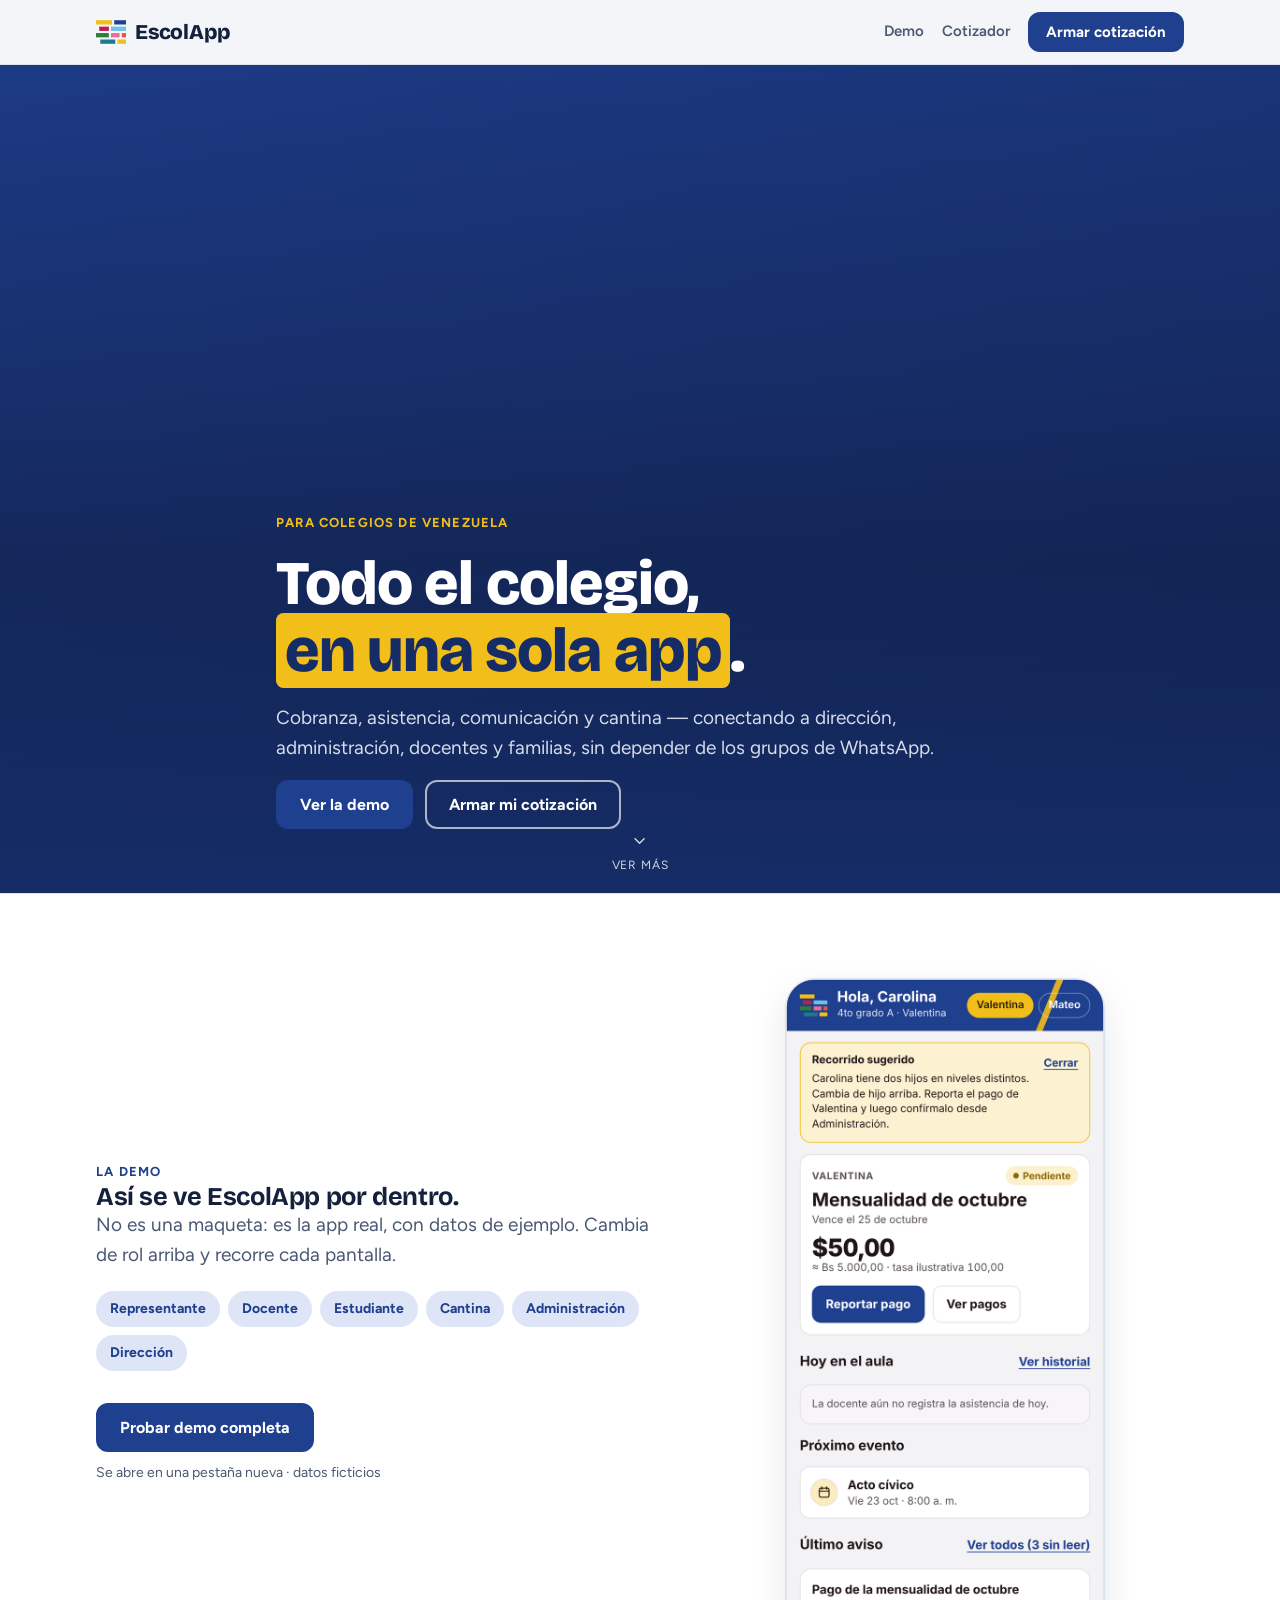
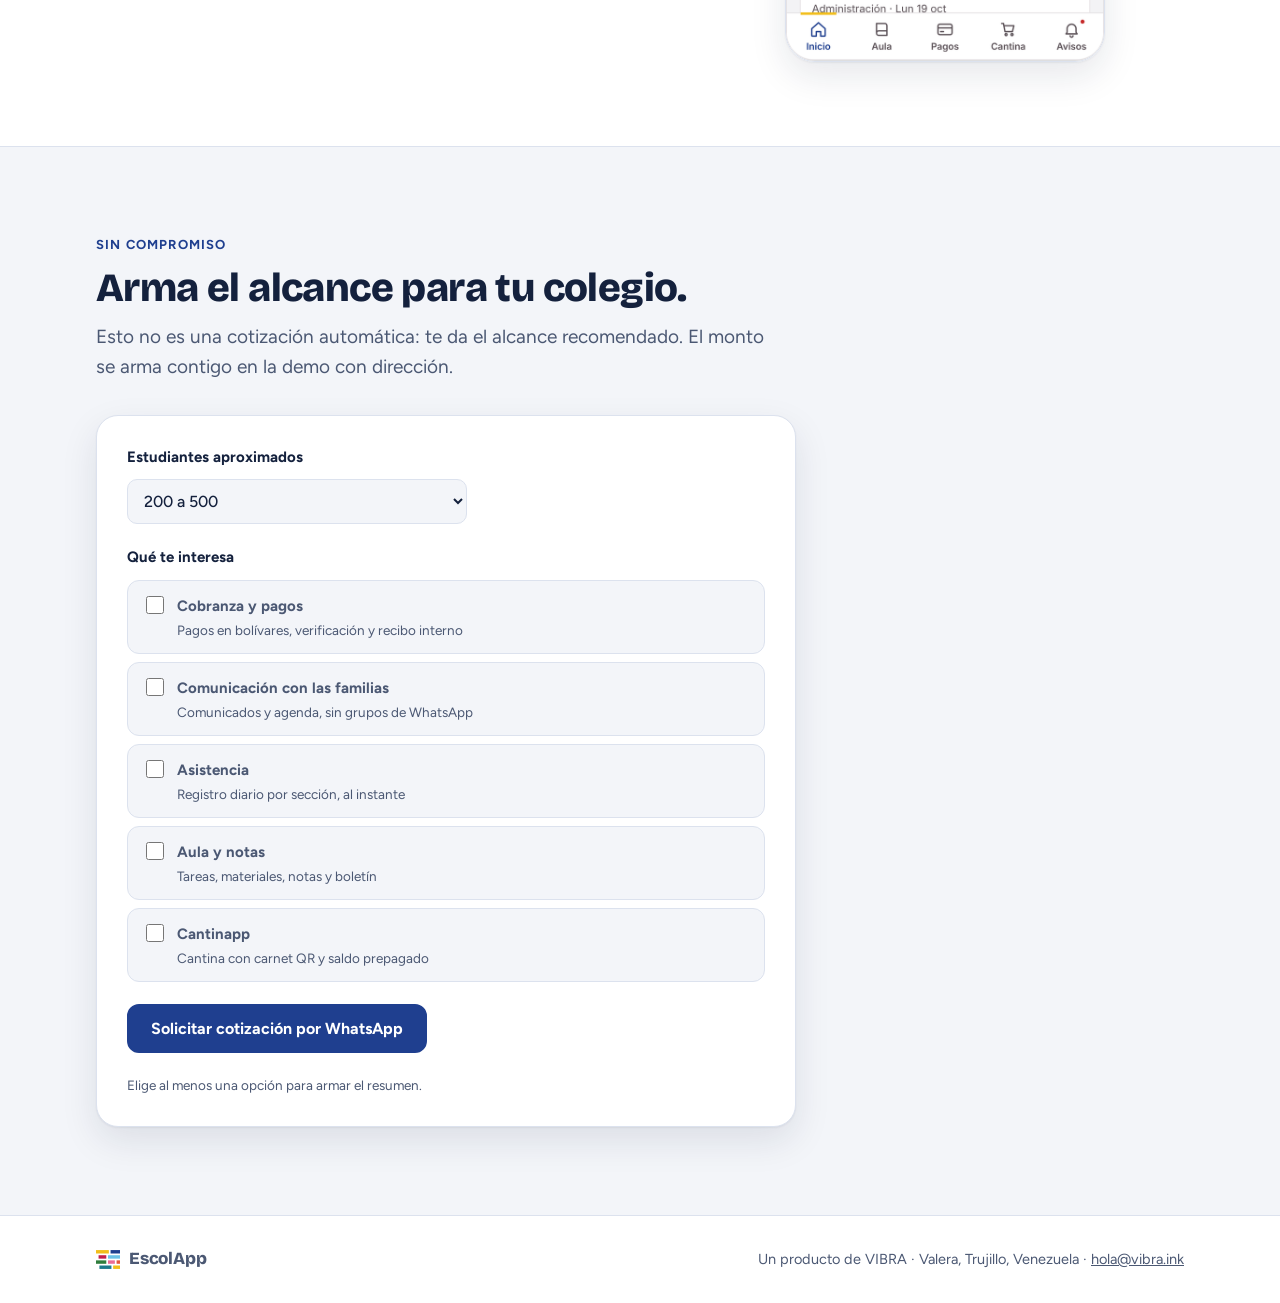
<file: site/escolapp/index.html>
<!doctype html>
<html lang="es">
<head>
<meta charset="utf-8">
<meta name="viewport" content="width=device-width,initial-scale=1,viewport-fit=cover">
<meta name="claude:viewport-fit-sides" content="cover">
<title>EscolApp</title>
<link rel="preconnect" href="https://fonts.googleapis.com"><link rel="preconnect" href="https://fonts.gstatic.com" crossorigin>
<link href="https://fonts.googleapis.com/css2?family=Bricolage+Grotesque:opsz,wght@12..96,500;12..96,700;12..96,800&family=Figtree:wght@400;500;600;700&display=swap" rel="stylesheet">
<style>
/* Layout: tres bloques — hero de video a pantalla completa, vista previa de la demo navegable, y un cotizador sin precios que cierra por WhatsApp. */
:root{
  --font-d:'Bricolage Grotesque','Trebuchet MS',system-ui,sans-serif;
  --font-b:'Figtree',system-ui,-apple-system,'Segoe UI',Roboto,sans-serif;
  --bg:#F3F5F9;--surface:#FFFFFF;--surface-2:#E9EDF5;--ink:#14213D;--ink-2:#4B5873;--line:#DCE2EE;
  --accent:#1F3F8F;--navy:#1F3F8F;--navy-d:#152C66;--on-accent:#FFFFFF;--accent-soft:#DDE5F7;
  --yellow:#F2BE1A;--sky:#6CC2E8;--teal:#1D7A8C;--green:#2F7D3C;--crimson:#C21E4B;--pink:#EC6C96;--coral:#E5573E;
  --on-yellow:#2A1E00;
  --shadow:0 1px 2px rgba(20,33,61,.06),0 14px 36px rgba(20,33,61,.10);
}
@media (prefers-color-scheme:dark){:root:not([data-theme="light"]){
  --bg:#0D1526;--surface:#162038;--surface-2:#1F2C4A;--ink:#EDF1F9;--ink-2:#A7B4CE;--line:#2A3A5C;
  --accent:#6CC2E8;--navy:#1F3F8F;--navy-d:#0A132E;--on-accent:#0D1526;--accent-soft:#1F2C4A;
  --yellow:#F5C73D;--sky:#6CC2E8;--teal:#3DA6BB;--green:#4FAE60;--crimson:#E24A72;--pink:#F083A6;--coral:#F2745C;
  --shadow:0 1px 2px rgba(0,0,0,.4),0 14px 36px rgba(0,0,0,.35);color-scheme:dark}}
:root[data-theme="dark"]{
  --bg:#0D1526;--surface:#162038;--surface-2:#1F2C4A;--ink:#EDF1F9;--ink-2:#A7B4CE;--line:#2A3A5C;
  --accent:#6CC2E8;--navy:#1F3F8F;--navy-d:#0A132E;--on-accent:#0D1526;--accent-soft:#1F2C4A;
  --yellow:#F5C73D;--sky:#6CC2E8;--teal:#3DA6BB;--green:#4FAE60;--crimson:#E24A72;--pink:#F083A6;--coral:#F2745C;
  --shadow:0 1px 2px rgba(0,0,0,.4),0 14px 36px rgba(0,0,0,.35);color-scheme:dark}
*{box-sizing:border-box}
html{scroll-behavior:smooth}
body{margin:0;background:var(--bg);color:var(--ink);font-family:var(--font-b);font-size:17px;line-height:1.55;-webkit-font-smoothing:antialiased}
h1,h2,h3{font-family:var(--font-d);margin:0;line-height:1.08;letter-spacing:-.015em;text-wrap:balance}
p{margin:0}
a{color:inherit}
:focus-visible{outline:3px solid var(--yellow);outline-offset:3px;border-radius:4px}
.wrap{width:100%;max-width:1120px;margin-inline:auto;padding-left:max(16px,env(safe-area-inset-left,0px));padding-right:max(16px,env(safe-area-inset-right,0px))}
.eyebrow{font-size:13px;font-weight:700;letter-spacing:.09em;text-transform:uppercase;color:var(--accent)}
.eyebrow.light{color:var(--yellow)}
.lede{font-size:19px;color:var(--ink-2);max-width:56ch}
.lede.light{color:color-mix(in srgb,#fff 82%,var(--navy))}
.small{font-size:14px;color:var(--ink-2)}
.btn{display:inline-flex;align-items:center;justify-content:center;gap:8px;border:2px solid var(--accent);background:var(--accent);color:var(--on-accent);font:700 16px var(--font-b);padding:13px 22px;border-radius:12px;text-decoration:none;cursor:pointer}
.btn.ghost{background:transparent;color:var(--ink);border-color:var(--ink)}
.btn.ghost.light{color:#fff;border-color:rgba(255,255,255,.65)}
.btn.sm{padding:9px 16px;font-size:15px}
.btn:hover{filter:brightness(1.06)}
.cta-row{display:flex;gap:12px;flex-wrap:wrap}
.chip{display:inline-flex;align-items:center;font-size:14px;font-weight:700;padding:7px 14px;border-radius:999px;background:var(--accent-soft);color:var(--accent)}
.sec-h{display:grid;gap:12px;margin-bottom:34px}
.sec-h h2{font-size:clamp(28px,4.2vw,40px);font-weight:800}

/* ---------- barra superior ---------- */
header.top{position:sticky;top:env(safe-area-inset-top,0px);z-index:30;background:var(--bg);border-bottom:1px solid var(--line)}
body::before{content:"";position:fixed;inset:0 0 auto;height:env(safe-area-inset-top,0px);z-index:40;background:var(--bg)}
.nav{display:flex;align-items:center;gap:18px;padding-block:12px}
.brand{display:flex;align-items:center;gap:9px;font-family:var(--font-d);font-weight:800;font-size:21px;letter-spacing:-.01em;text-decoration:none}
.brand svg{width:30px;height:24px;flex:none}
.nav ul{display:flex;gap:18px;list-style:none;margin:0 0 0 auto;padding:0;font-weight:600;font-size:15px}
.nav a.l{text-decoration:none;color:var(--ink-2)}.nav a.l:hover{color:var(--ink)}
@media (max-width:760px){.nav ul{display:none}}

/* ---------- bloque 1: hero video ---------- */
.hero-full{position:relative;min-height:600px;height:92svh;display:flex;align-items:flex-end;overflow:hidden;background:linear-gradient(160deg,var(--navy),var(--navy-d))}
.hero-bg{position:absolute;inset:0}
.hero-bg video{position:absolute;inset:0;width:100%;height:100%;object-fit:cover;display:none;filter:brightness(.68) saturate(1.1)}
.hero-bg.has-video video{display:block}
.hero-bg.has-video .hero-pattern{opacity:0}
.hero-pattern{position:absolute;inset:0;opacity:.08;
  background-image:url("data:image/svg+xml;utf8,%3Csvg xmlns='http://www.w3.org/2000/svg' width='140' height='110' viewBox='0 0 28 22'%3E%3Crect x='0' y='0' width='15' height='4' fill='%23F2BE1A'/%3E%3Crect x='17' y='0' width='11' height='4' fill='%236CC2E8'/%3E%3Crect x='3' y='6' width='9' height='4' fill='%23EC6C96'/%3E%3Crect x='14' y='6' width='14' height='4' fill='%236CC2E8'/%3E%3Crect x='0' y='12' width='12' height='4' fill='%232F7D3C'/%3E%3Crect x='14' y='12' width='8' height='4' fill='%23EC6C96'/%3E%3Crect x='24' y='12' width='4' height='4' fill='%23E5573E'/%3E%3Crect x='4' y='18' width='14' height='4' fill='%231D7A8C'/%3E%3Crect x='20' y='18' width='8' height='4' fill='%23F2BE1A'/%3E%3C/svg%3E");
  background-size:280px 220px}
.hero-scrim{position:absolute;inset:0;background:linear-gradient(0deg,var(--navy-d) 0%,rgba(13,25,58,.52) 40%,rgba(13,25,58,.32) 62%,rgba(13,25,58,.12) 100%)}
.hero-content{position:relative;z-index:2;padding-block:0 64px;display:grid;gap:18px;max-width:760px}
.hero-content h1{font-size:clamp(36px,6.4vw,62px);font-weight:800;color:#fff}
.hero-content h1 em{font-style:normal;background:var(--yellow);color:var(--navy-d);padding:0 .14em;border-radius:.12em;box-decoration-break:clone;-webkit-box-decoration-break:clone}
.hero-note{position:relative;z-index:2;color:color-mix(in srgb,#fff 70%,var(--navy));font-size:13.5px}
.scrollcue{position:absolute;left:50%;bottom:max(18px,env(safe-area-inset-bottom,0px));transform:translateX(-50%);z-index:2;display:grid;justify-items:center;gap:6px;color:#fff;opacity:.8;font-size:12px;letter-spacing:.07em;text-transform:uppercase;text-decoration:none}
.scrollcue svg{width:18px;height:18px;animation:bob 1.8s ease-in-out infinite}
@keyframes bob{0%,100%{transform:translateY(0)}50%{transform:translateY(6px)}}
@media (prefers-reduced-motion:reduce){.scrollcue svg{animation:none}}

/* ---------- bloque 2: demo ---------- */
.demo-block{padding-block:84px;background:var(--surface);border-block:1px solid var(--line)}
.demo-grid{display:grid;grid-template-columns:minmax(0,1fr) minmax(0,.86fr);gap:56px;align-items:center}
.role-chips{display:flex;flex-wrap:wrap;gap:8px;margin:22px 0 28px}
.demo-copy .btn{margin-top:4px}
.demo-copy .small{margin-top:10px}
.demo-visual{justify-self:center;max-width:320px}
.phone-shot{display:block;width:100%;border-radius:30px;border:1px solid var(--line);box-shadow:var(--shadow)}
@media (max-width:860px){.demo-grid{grid-template-columns:minmax(0,1fr);gap:36px}.demo-visual{order:-1;max-width:260px}}

/* ---------- bloque 3: cotizador ---------- */
.quote-block{padding-block:88px}
.quote-card{background:var(--surface);border:1px solid var(--line);border-radius:22px;box-shadow:var(--shadow);padding:30px;display:grid;gap:22px;max-width:700px}
.qfield{display:grid;gap:10px}
.qfield>label{font-weight:700;font-size:15px}
.q-count{width:100%;max-width:340px;font:500 16px var(--font-b);color:var(--ink);background:var(--bg);border:1.5px solid var(--line);border-radius:10px;padding:11px 12px}
.qchecks{display:grid;gap:8px}
.qchk{display:flex;align-items:flex-start;gap:10px;background:var(--bg);border:1.5px solid var(--line);border-radius:12px;padding:12px 14px;cursor:pointer}
.qchk input{margin-top:3px;width:18px;height:18px;accent-color:var(--accent);flex:none}
.qchk b{display:block;font-size:15px}
.qchk span{display:block;color:var(--ink-2);font-size:13.5px;margin-top:2px}
.qchk:has(input:checked){border-color:var(--accent);background:var(--accent-soft)}
.qresult{border-radius:14px;padding:16px 18px;background:var(--accent-soft);display:grid;gap:8px}
.qresult[hidden]{display:none}
.qresult .etbadge{justify-self:start;font-size:12px;font-weight:800;letter-spacing:.05em;text-transform:uppercase;padding:4px 10px;border-radius:999px;background:var(--navy);color:#fff}
.qresult p{color:var(--ink);font-size:15px}
.qresult ul{margin:0;padding-left:20px;display:grid;gap:4px;color:var(--ink);font-size:15px}
.qnote{font-size:13.5px;color:var(--ink-2)}
.out{background:var(--bg);border:1px dashed var(--line);border-radius:12px;padding:14px;font-size:14.5px;white-space:pre-wrap;overflow-wrap:anywhere}
.out[hidden]{display:none}

footer{padding-block:30px;font-size:14.5px;color:var(--ink-2);background:var(--surface);border-top:1px solid var(--line)}
footer .wrap{display:flex;gap:18px;justify-content:space-between;flex-wrap:wrap;align-items:center}
footer .brand{font-size:17px}
footer .brand svg{width:24px;height:19px}
@media (max-width:640px){.demo-block,.quote-block{padding-block:56px}}
</style>
</head>
<body>


<svg width="0" height="0" style="position:absolute" aria-hidden="true"><defs>
<symbol id="mk" viewBox="0 0 28 22"><rect x="0" y="0" width="15" height="4" fill="var(--yellow)"/><rect x="17" y="0" width="11" height="4" fill="var(--navy)"/><rect x="3" y="6" width="9" height="4" fill="var(--crimson)"/><rect x="14" y="6" width="14" height="4" fill="var(--sky)"/><rect x="0" y="12" width="12" height="4" fill="var(--green)"/><rect x="14" y="12" width="8" height="4" fill="var(--pink)"/><rect x="24" y="12" width="4" height="4" fill="var(--coral)"/><rect x="4" y="18" width="14" height="4" fill="var(--teal)"/><rect x="20" y="18" width="8" height="4" fill="var(--yellow)"/></symbol>
</defs></svg>

<header class="top"><div class="wrap nav">
  <a class="brand" href="#inicio" aria-label="EscolApp, inicio"><svg aria-hidden="true"><use href="#mk"/></svg>EscolApp</a>
  <ul>
    <li><a class="l" href="#demo">Demo</a></li>
    <li><a class="l" href="#cotizador">Cotizador</a></li>
  </ul>
  <a class="btn sm" href="#cotizador">Armar cotización</a>
</div></header>

<main id="inicio">

<!-- ======================= BLOQUE 1 · HERO VIDEO ======================= -->
<section class="hero-full">
  <div class="hero-bg" id="heroBg">
    <video id="heroVideo" autoplay muted loop playsinline aria-hidden="true"></video>
    <div class="hero-pattern" aria-hidden="true"></div>
  </div>
  <div class="hero-scrim" aria-hidden="true"></div>
  <div class="wrap hero-content">
    <span class="eyebrow light">Para colegios de Venezuela</span>
    <h1>Todo el colegio, <em>en una sola app</em>.</h1>
    <p class="lede light">Cobranza, asistencia, comunicación y cantina — conectando a dirección, administración, docentes y familias, sin depender de los grupos de WhatsApp.</p>
    <div class="cta-row">
      <a class="btn" href="#demo">Ver la demo</a>
      <a class="btn ghost light" href="#cotizador">Armar mi cotización</a>
    </div>
  </div>
  <a class="scrollcue" href="#demo" aria-label="Bajar a la demo">
    <svg viewBox="0 0 24 24" fill="none" stroke="currentColor" stroke-width="2" stroke-linecap="round" stroke-linejoin="round" aria-hidden="true"><path d="M6 9l6 6 6-6"/></svg>
    Ver más
  </a>
</section>

<!-- ======================= BLOQUE 2 · DEMO ======================= -->
<section id="demo" class="demo-block"><div class="wrap demo-grid">
  <div class="demo-copy">
    <span class="eyebrow">La demo</span>
    <h2>Así se ve EscolApp por dentro.</h2>
    <p class="lede">No es una maqueta: es la app real, con datos de ejemplo. Cambia de rol arriba y recorre cada pantalla.</p>
    <div class="role-chips">
      <span class="chip">Representante</span>
      <span class="chip">Docente</span>
      <span class="chip">Estudiante</span>
      <span class="chip">Cantina</span>
      <span class="chip">Administración</span>
      <span class="chip">Dirección</span>
    </div>
    <a class="btn" href="demo/index.html" target="_blank" rel="noopener">Probar demo completa</a>
    <p class="small">Se abre en una pestaña nueva · datos ficticios</p>
  </div>
  <div class="demo-visual">
    <img class="phone-shot" src="img/phone-preview.png" alt="Pantalla de inicio de un representante en EscolApp: mensualidad de octubre, asistencia y avisos">
  </div>
</div></section>

<!-- ======================= BLOQUE 3 · COTIZADOR ======================= -->
<section id="cotizador" class="quote-block"><div class="wrap">
  <div class="sec-h">
    <span class="eyebrow">Sin compromiso</span>
    <h2>Arma el alcance para tu colegio.</h2>
    <p class="lede">Esto no es una cotización automática: te da el alcance recomendado. El monto se arma contigo en la demo con dirección.</p>
  </div>

  <form class="quote-card" id="f-quote" novalidate>
    <div class="qfield">
      <label for="q-count">Estudiantes aproximados</label>
      <select class="q-count" id="q-count">
        <option>Menos de 200</option>
        <option selected>200 a 500</option>
        <option>500 a 1.000</option>
        <option>Más de 1.000</option>
      </select>
    </div>

    <div class="qfield">
      <label>Qué te interesa</label>
      <div class="qchecks" id="q-checks">
        <label class="qchk"><input type="checkbox" value="Cobranza y pagos" data-stage="1"><span><b>Cobranza y pagos</b><span>Pagos en bolívares, verificación y recibo interno</span></span></label>
        <label class="qchk"><input type="checkbox" value="Comunicación con las familias" data-stage="1"><span><b>Comunicación con las familias</b><span>Comunicados y agenda, sin grupos de WhatsApp</span></span></label>
        <label class="qchk"><input type="checkbox" value="Asistencia" data-stage="1"><span><b>Asistencia</b><span>Registro diario por sección, al instante</span></span></label>
        <label class="qchk"><input type="checkbox" value="Aula y notas" data-stage="2"><span><b>Aula y notas</b><span>Tareas, materiales, notas y boletín</span></span></label>
        <label class="qchk"><input type="checkbox" value="Cantinapp" data-stage="2"><span><b>Cantinapp</b><span>Cantina con carnet QR y saldo prepagado</span></span></label>
      </div>
    </div>

    <div class="qresult" id="qResult" hidden>
      <span class="etbadge" id="qBadge">Etapa 1</span>
      <p id="qText"></p>
    </div>

    <div class="cta-row">
      <button class="btn" type="submit">Solicitar cotización por WhatsApp</button>
    </div>
    <p class="qnote" id="qHint">Elige al menos una opción para armar el resumen.</p>
    <div class="out" id="qOut" hidden></div>
  </form>
</div></section>

</main>

<footer><div class="wrap">
  <span class="brand"><svg aria-hidden="true"><use href="#mk"/></svg>EscolApp</span>
  <span>Un producto de VIBRA · Valera, Trujillo, Venezuela · <a href="mailto:hola@vibra.ink">hola@vibra.ink</a></span>
</div></footer>

<script>
/* Configuración: completa y vuelve a publicar cuando tengas los datos. */
var HERO_VIDEO_SRC='video/hero.mp4';  /* ruta o URL del video del hero a pantalla completa (mp4) */
var WA='584126553528'; /* número de WhatsApp con código de país, solo dígitos. Ej: 584120000000 */

(function(){
  if(HERO_VIDEO_SRC){
    var v=document.getElementById('heroVideo');
    var s=document.createElement('source');s.src=HERO_VIDEO_SRC;s.type='video/mp4';
    v.appendChild(s);v.load();
    document.getElementById('heroBg').classList.add('has-video');
  }
})();

(function(){
  var form=document.getElementById('f-quote'),
      checks=Array.from(document.querySelectorAll('#q-checks input')),
      result=document.getElementById('qResult'),badge=document.getElementById('qBadge'),text=document.getElementById('qText'),
      hint=document.getElementById('qHint'),out=document.getElementById('qOut');

  function selected(){return checks.filter(c=>c.checked)}

  function update(){
    var sel=selected();
    if(!sel.length){result.hidden=true;hint.hidden=false;return}
    hint.hidden=true;
    var stage2=sel.some(c=>c.dataset.stage==='2');
    badge.textContent=stage2?'Etapa 1 + Etapa 2':'Etapa 1';
    text.textContent='Con '+document.getElementById('q-count').value.toLowerCase()+' estudiantes y lo que marcaste, te cubre '+(stage2?'la Etapa 1 completa más lo de Etapa 2 que elegiste.':'la Etapa 1.')+' El resto se afina en la demo con dirección.';
    result.hidden=false;
  }
  checks.forEach(c=>c.addEventListener('change',update));
  document.getElementById('q-count').addEventListener('change',update);

  form.addEventListener('submit',function(e){
    e.preventDefault();
    var sel=selected();
    if(!sel.length){hint.hidden=false;hint.style.color='var(--crimson, #C21E4B)';return}
    var count=document.getElementById('q-count').value.toLowerCase();
    var items=sel.map(c=>c.value).join(', ');
    var msg='Hola, quiero cotizar EscolApp para mi colegio. Tenemos '+count+' estudiantes y nos interesa: '+items+'. ¿Podemos ver la demo con dirección?';
    out.textContent=msg;out.hidden=false;
    if(WA){
      window.location.href='https://wa.me/'+WA+'?text='+encodeURIComponent(msg);
    }else{
      try{
        navigator.clipboard.writeText(msg).then(function(){
          out.textContent='Copiado — pégalo en tu chat de WhatsApp con VIBRA:\n\n'+msg;
        });
      }catch(x){}
    }
  });
})();
</script>
</body>
</html>
</file>
